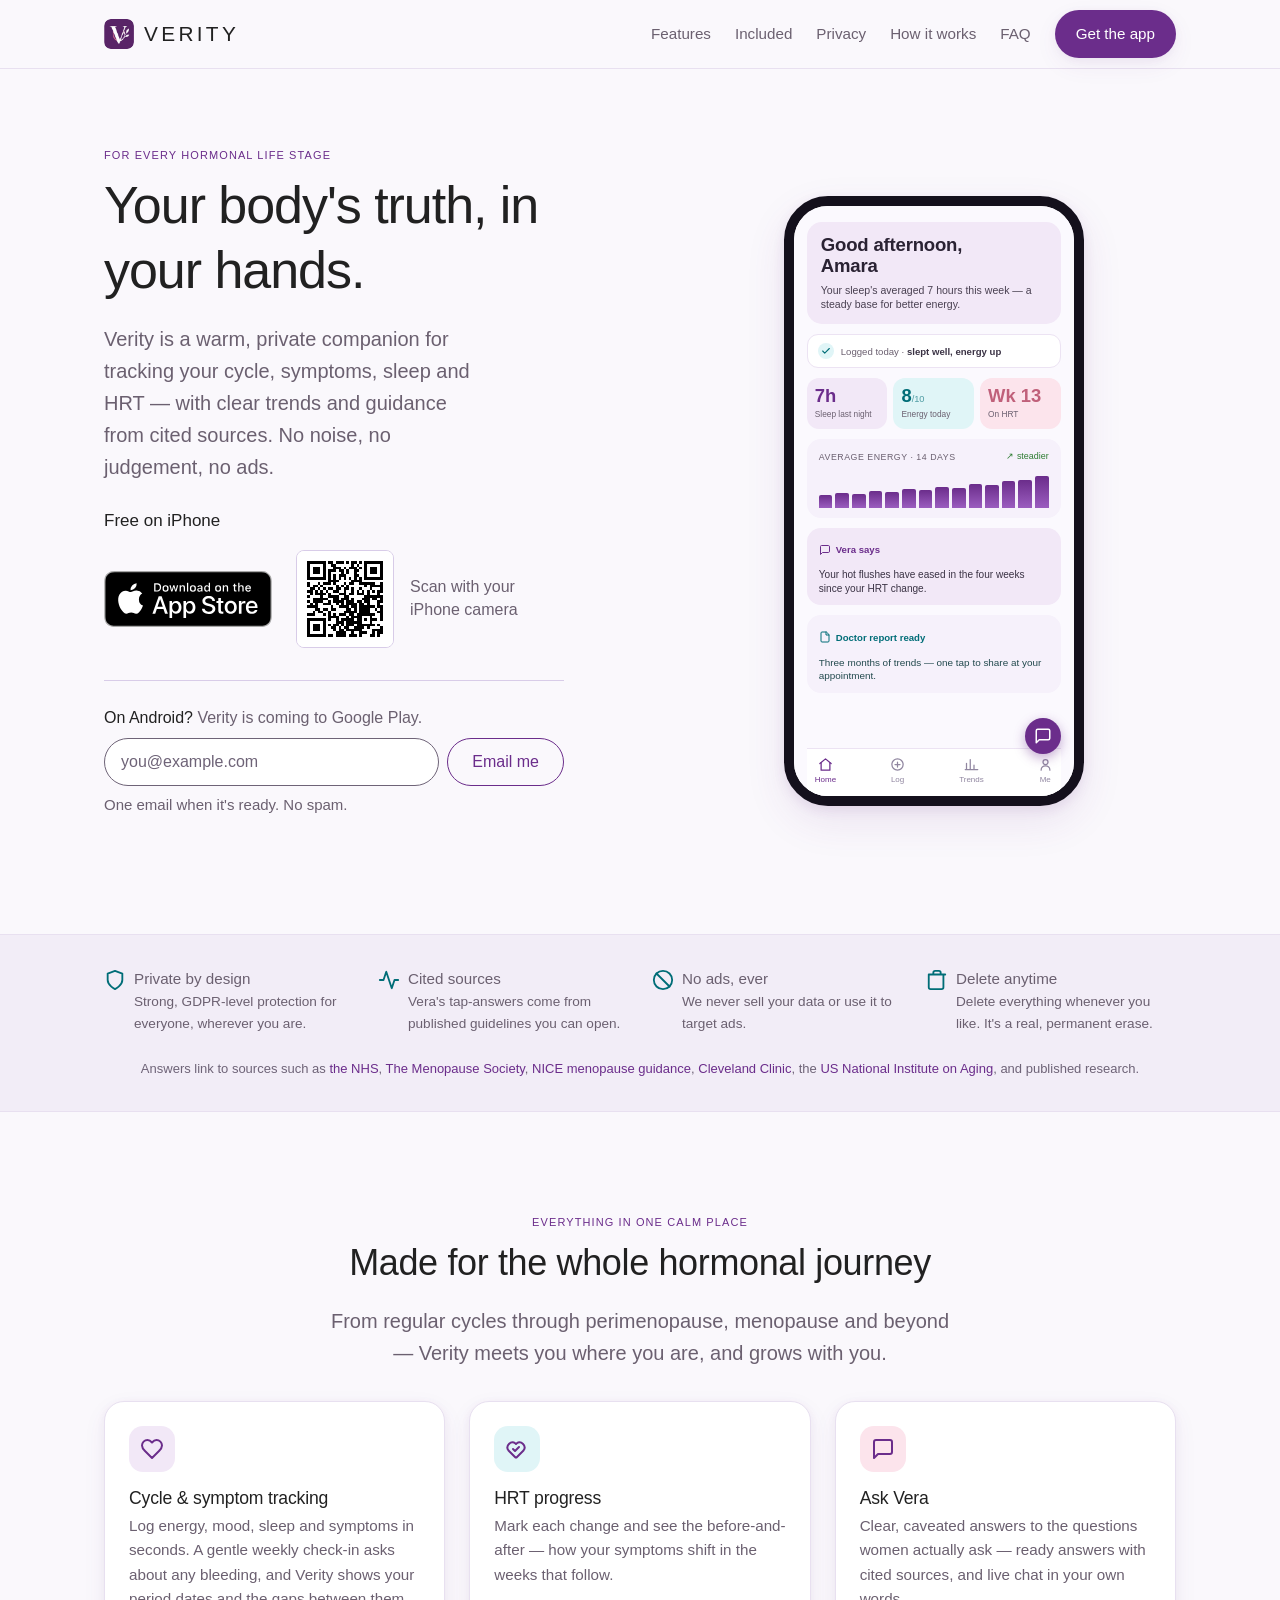
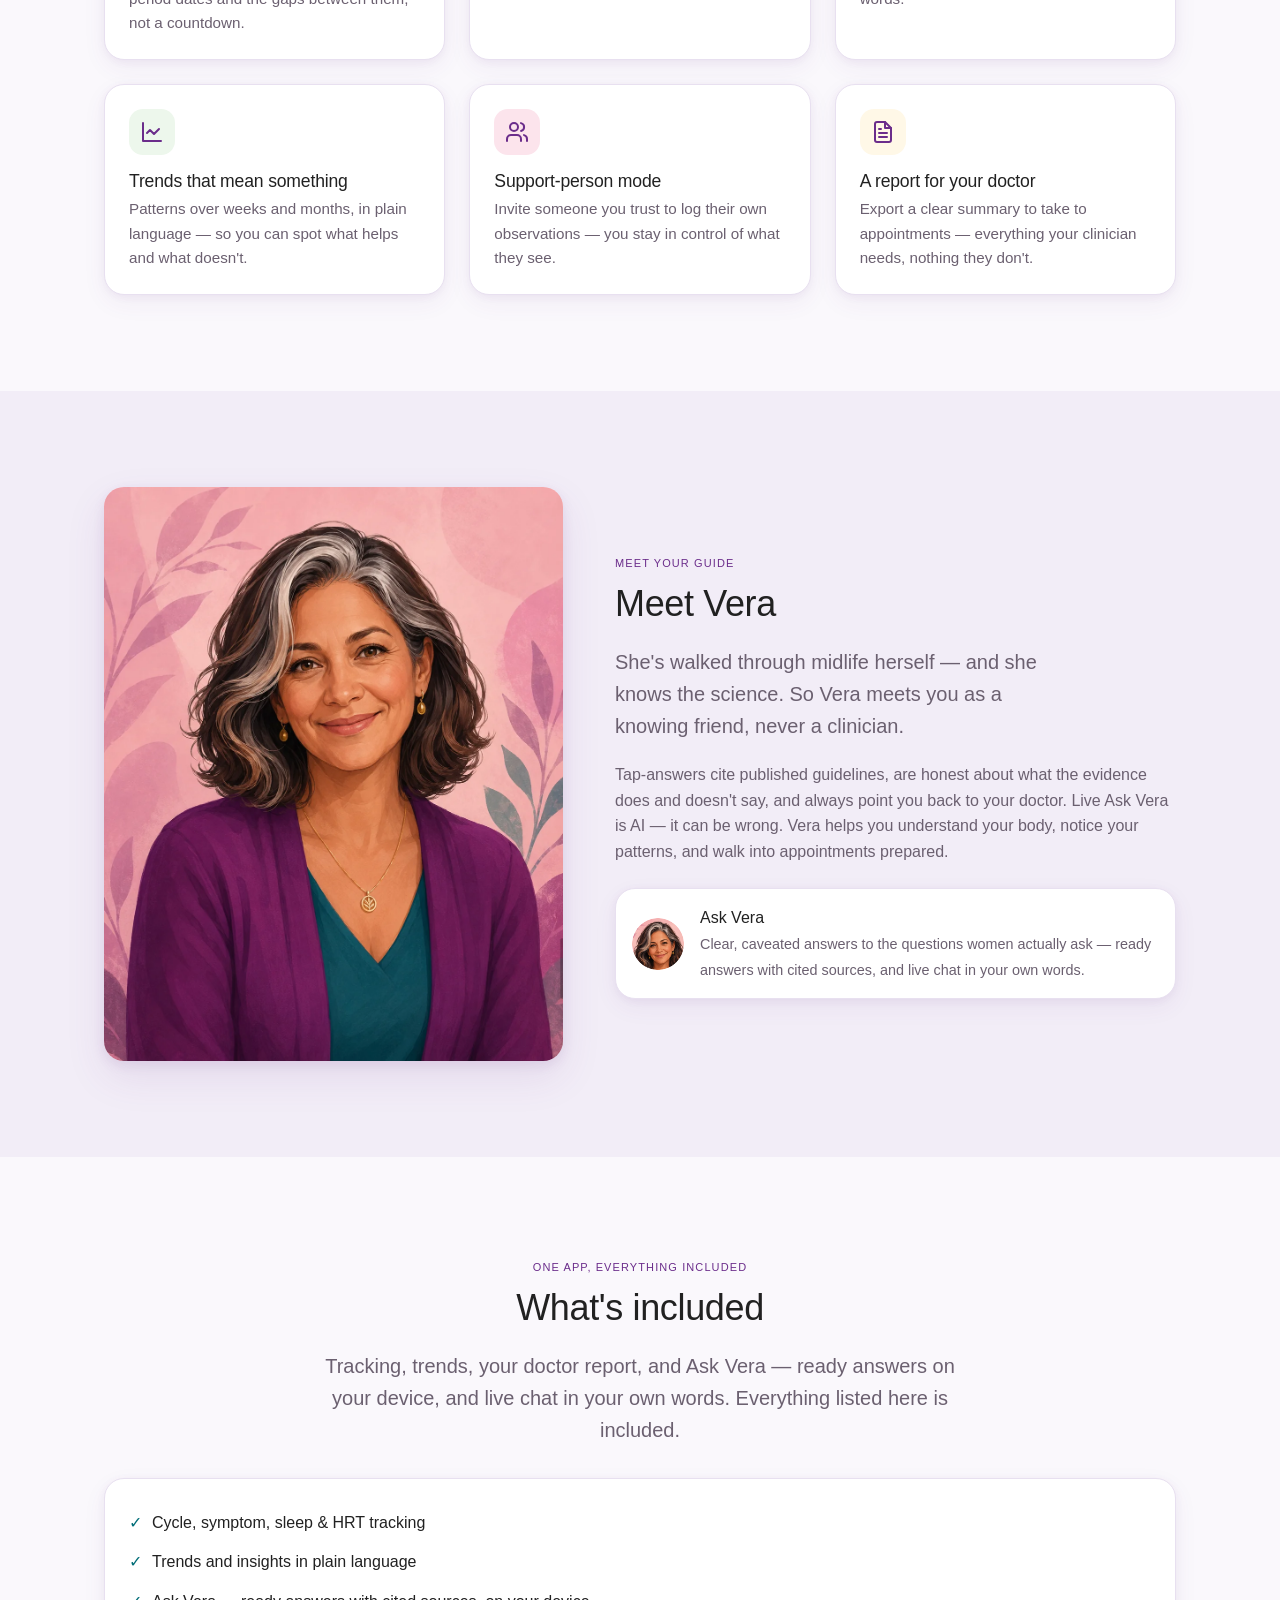
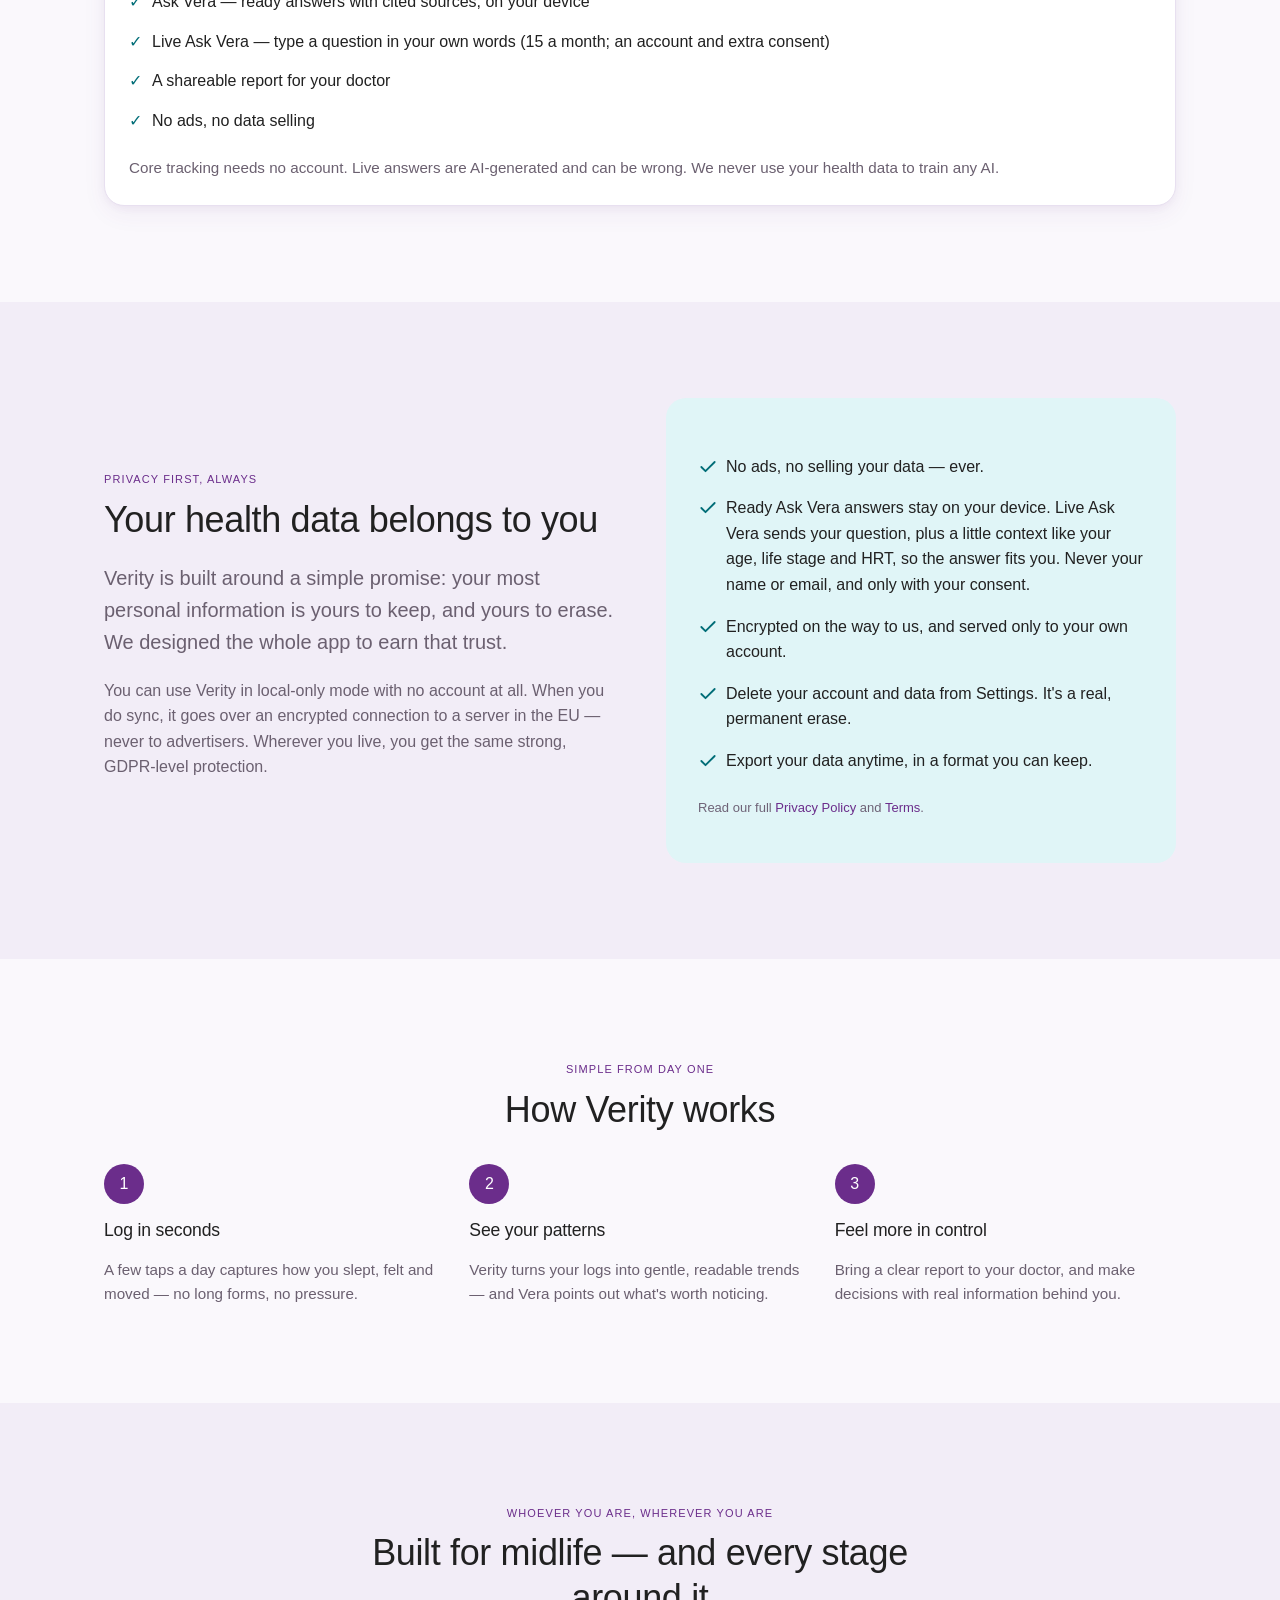
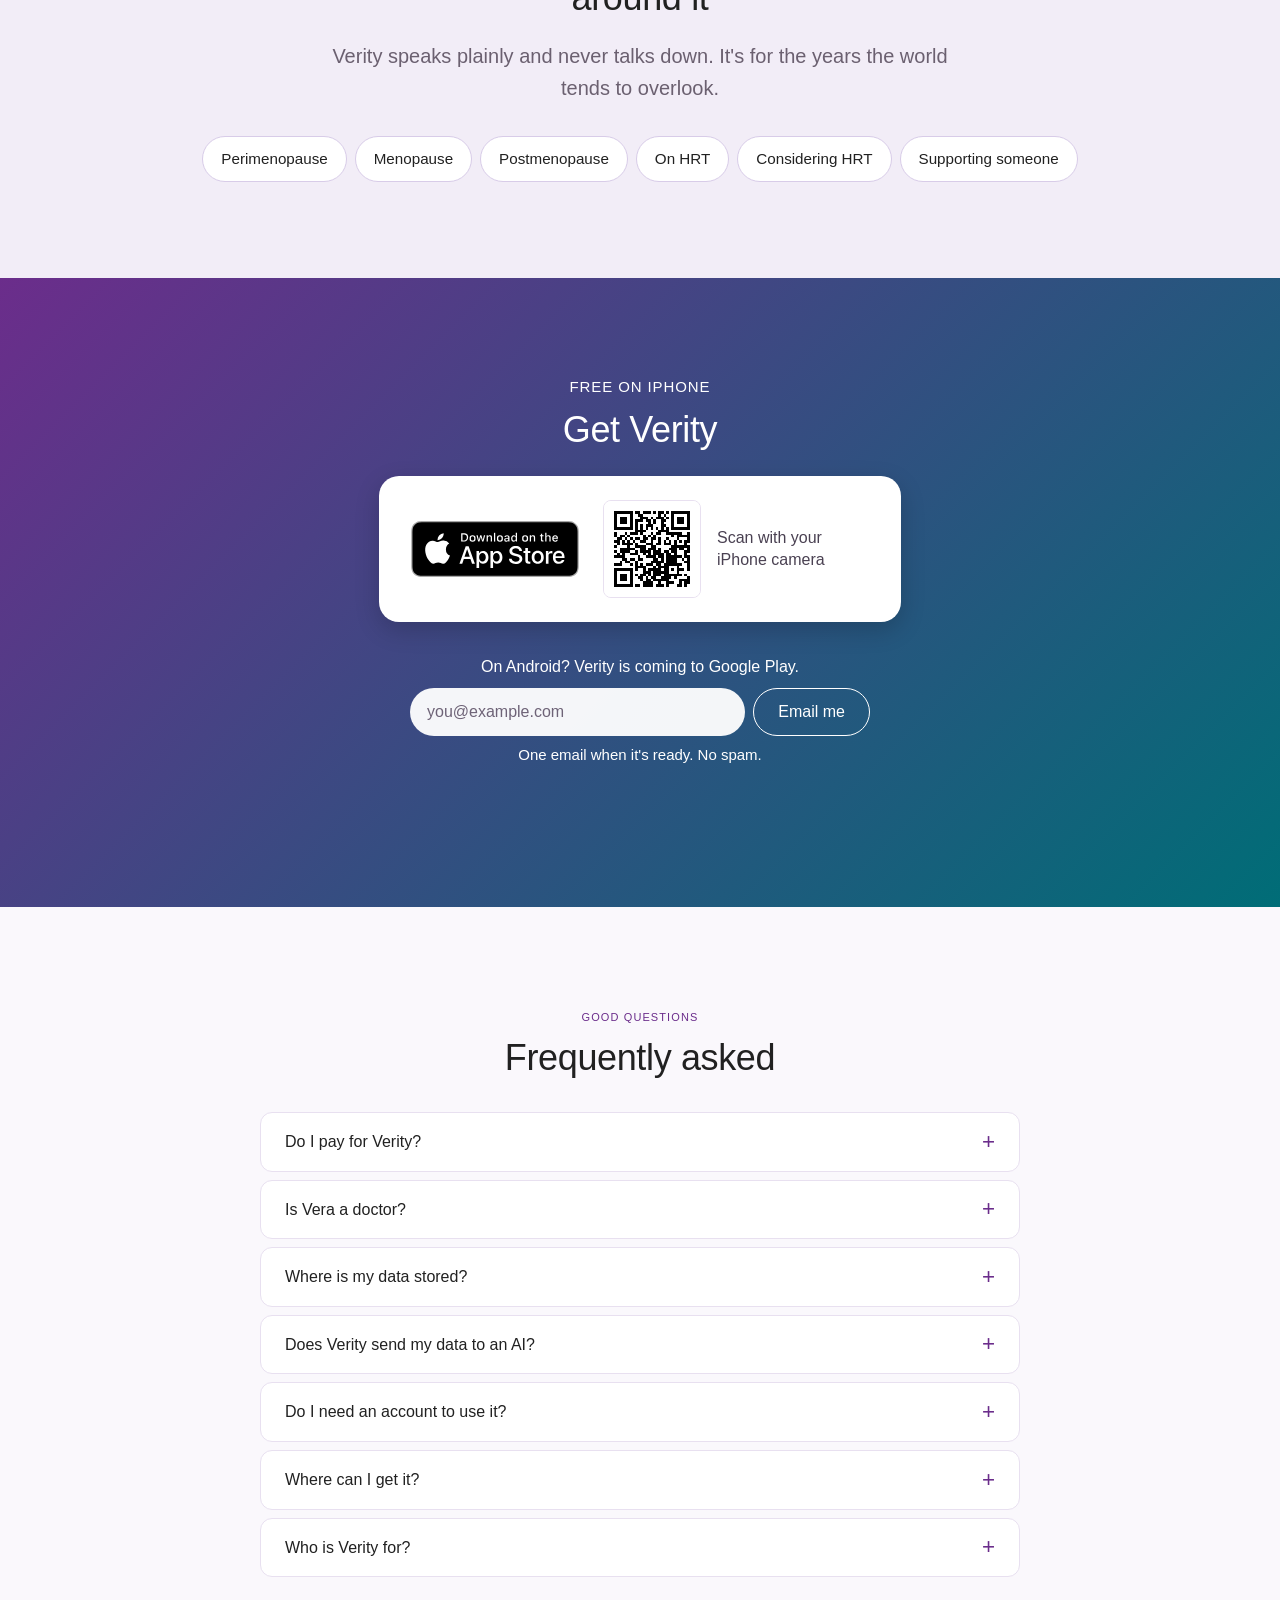
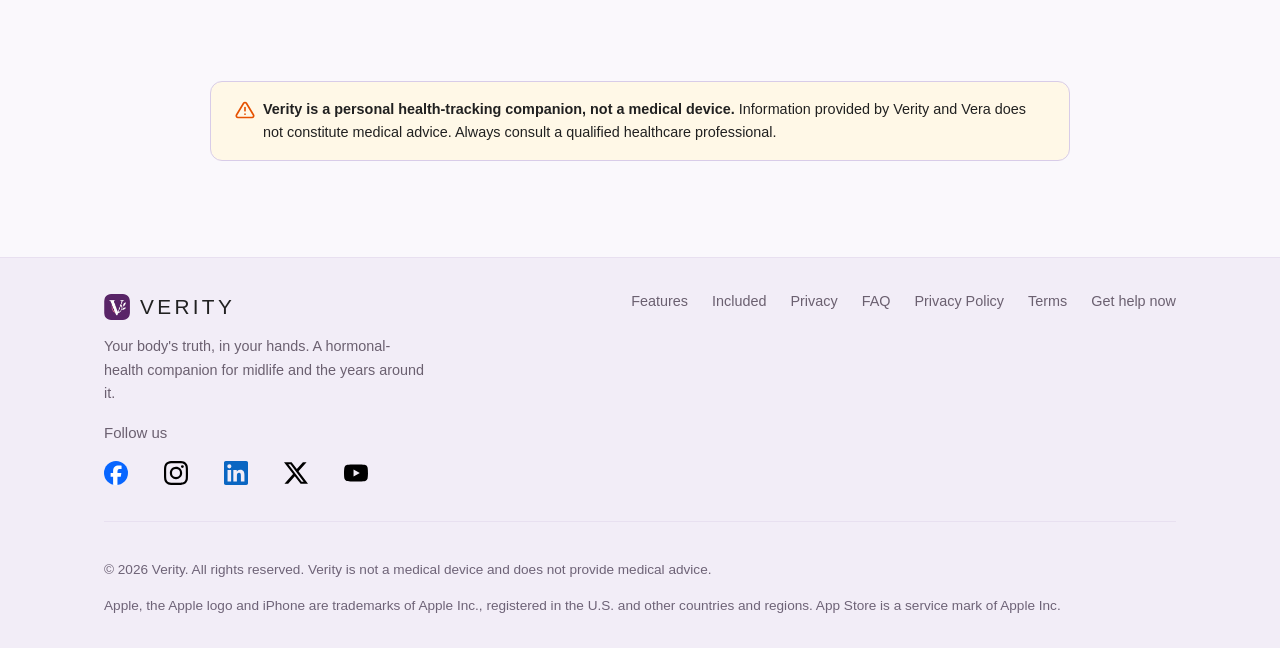
<file: index.html>
<!DOCTYPE html>
<html lang="en">
<head>
  <meta charset="UTF-8" />
  <meta name="viewport" content="width=device-width, initial-scale=1" />
  <meta name="apple-itunes-app" content="app-id=6809762705" />
  <title>Verity — Your body's truth, in your hands</title>
  <meta name="description" content="Verity is a warm, private hormonal-health companion for women in midlife and the years around it — cycle, symptom, sleep and HRT tracking, clear trends, and guidance from cited sources. Now on the App Store." />
  <meta name="theme-color" content="#6B2D8B" />
  <link rel="icon" type="image/png" sizes="96x96" href="/favicon-96.png" />
  <link rel="icon" type="image/png" sizes="32x32" href="/favicon-32.png" />
  <link rel="icon" type="image/png" sizes="16x16" href="/favicon-16.png" />
  <link rel="apple-touch-icon" sizes="180x180" href="/apple-touch-icon.png" />
  <link rel="preconnect" href="https://fonts.googleapis.com" />
  <link rel="stylesheet" href="/styles.css?v=20261127a" />

  <!-- Open Graph / social -->
  <meta property="og:title" content="Verity — Your body's truth, in your hands" />
  <meta property="og:description" content="A warm, private hormonal-health companion for women in midlife and the years around it. Now on the App Store." />
  <meta property="og:type" content="website" />
  <meta property="og:url" content="https://veritywomen.com/" />
  <meta property="og:image" content="https://veritywomen.com/og-image.png" />
  <meta property="og:image:type" content="image/png" />
  <meta property="og:image:width" content="1200" />
  <meta property="og:image:height" content="630" />
  <meta property="og:image:alt" content="Verity — Your body's truth, in your hands." />
  <meta name="twitter:card" content="summary_large_image" />

  <script type="application/ld+json">
  {
    "@context": "https://schema.org",
    "@type": "MobileApplication",
    "name": "Verity",
    "applicationCategory": "HealthApplication",
    "operatingSystem": "iOS",
    "description": "A hormonal-health companion for women in midlife and the years around it: cycle, symptom, sleep and HRT tracking, trends, and guidance from cited sources.",
    "offers": { "@type": "Offer", "price": "0", "priceCurrency": "USD" },
    "sameAs": [
      "https://www.facebook.com/veritywomen",
      "https://www.instagram.com/veritywomen/",
      "https://www.linkedin.com/company/verity-women/",
      "https://x.com/veritywomenapp",
      "https://www.youtube.com/@VerityWomen"
    ]
  }
  </script>
  <!-- Google Analytics (site visits only; Measurement ID G-VDQ16S09LS) -->
  <script async src="https://www.googletagmanager.com/gtag/js?id=G-VDQ16S09LS"></script>
  <script>
    window.dataLayer = window.dataLayer || [];
    function gtag(){dataLayer.push(arguments);}
    gtag('js', new Date());
    (function () {
      try {
        var params = new URLSearchParams(window.location.search);
        if (params.get('internal') === '1') {
          document.cookie = 'verity_ga_internal=1;path=/;max-age=31536000;SameSite=Lax;Secure';
        }
        var isInternal = document.cookie.split(';').some(function (c) {
          return c.trim().indexOf('verity_ga_internal=1') === 0;
        });
        gtag('config', 'G-VDQ16S09LS', isInternal ? { traffic_type: 'internal' } : {});
      } catch (e) {
        gtag('config', 'G-VDQ16S09LS');
      }
    })();
  </script>
</head>
<body>
  <a class="skip-link" href="#main">Skip to content</a>

  <!-- ============ Header ============ -->
  <header class="site-header">
    <div class="wrap nav">
      <a class="brand" href="/" aria-label="Verity home">
        <img class="brand-mark" src="/favicon-96.png" width="30" height="30" alt="" />
        <span class="wordmark">Verity</span>
      </a>
      <nav class="nav-links" id="navLinks" aria-label="Primary">
        <a href="#features">Features</a>
        <a href="#included">Included</a>
        <a href="#privacy">Privacy</a>
        <a href="#how">How it works</a>
        <a href="#faq">FAQ</a>
        <a class="btn btn-primary nav-cta" href="https://apps.apple.com/app/id6809762705">Get the app</a>
      </nav>
      <button class="nav-toggle" id="navToggle" aria-expanded="false" aria-controls="navLinks" aria-label="Open menu">
        <svg width="22" height="22" viewBox="0 0 24 24" fill="none" stroke="currentColor" stroke-width="2" stroke-linecap="round"><line x1="3" y1="6" x2="21" y2="6"/><line x1="3" y1="12" x2="21" y2="12"/><line x1="3" y1="18" x2="21" y2="18"/></svg>
      </button>
    </div>
  </header>

  <main id="main">
    <!-- ============ Hero ============ -->
    <section class="hero">
      <div class="wrap hero-grid">
        <div class="hero-copy">
          <span class="eyebrow">For every hormonal life stage</span>
          <h1>Your body's truth, in your hands.</h1>
          <p class="lede">Verity is a warm, private companion for tracking your cycle, symptoms, sleep and HRT — with clear trends and guidance from cited sources. No noise, no judgement, no ads.</p>

          <div class="get-app">
            <p class="get-label">Free on iPhone</p>
            <div class="get-row">
              <a class="store-badge-apple" href="https://apps.apple.com/app/id6809762705">
                <img src="/assets/app-store-badge.svg" width="168" height="56" alt="Download on the App Store" />
              </a>
              <figure class="qr">
                <span class="qr-tile"><img src="/assets/app-store-qr.svg" width="96" height="96" alt="QR code to open Verity on the App Store. Scan it with your iPhone camera." /></span>
                <figcaption>Scan with your iPhone camera</figcaption>
              </figure>
            </div>
          </div>

          <div class="android">
            <p class="android-line" id="androidTop"><strong>On Android?</strong> Verity is coming to Google Play.</p>
            <form class="waitlist" id="waitlistTop" novalidate aria-labelledby="androidTop">
              <label class="visually-hidden" for="emailTop">Email address</label>
              <div class="waitlist-row">
                <input class="field" type="email" id="emailTop" name="email" inputmode="email" autocomplete="email" placeholder="you@example.com" required aria-describedby="noteTop msgTop" />
                <button class="btn btn-secondary" type="submit">Email me</button>
              </div>
              <p class="form-note" id="noteTop">One email when it's ready. No spam.</p>
              <p class="form-msg" id="msgTop" role="status" aria-live="polite"></p>
            </form>
          </div>
        </div>

        <!-- The app itself: a faithful light-mode Verity home screen -->
        <div class="hero-art">
          <div class="phone" role="img" aria-label="The Verity app home screen: a warm 'Good afternoon, Amara' greeting with a sleep insight; quick stats showing 7 hours sleep, energy 8 out of 10, and week 13 on HRT; a rising 14-day average-energy chart; a note from Vera that hot flushes have eased since her HRT change; and Home, Log, Trends and Me navigation.">
          <div class="pscreen" aria-hidden="true">
            <div class="ps-greetcard">
              <div class="ps-hi">Good afternoon,<br />Amara</div>
              <p class="ps-sub">Your sleep's averaged 7 hours this week — a steady base for better energy.</p>
            </div>
            <div class="ps-logrow">
              <span class="ps-check"><svg viewBox="0 0 24 24" fill="none" stroke="currentColor" stroke-width="2.6" stroke-linecap="round" stroke-linejoin="round"><path d="M20 6 9 17l-5-5"/></svg></span>
              <span class="ps-logtext">Logged today · <b>slept well, energy up</b></span>
            </div>
            <div class="ps-stats">
              <div class="ps-stat ps-lav"><b>7h</b><span>Sleep last night</span></div>
              <div class="ps-stat ps-mint"><b>8<i>/10</i></b><span>Energy today</span></div>
              <div class="ps-stat ps-blush"><b>Wk 13</b><span>On HRT</span></div>
            </div>
            <div class="ps-card ps-trend">
              <div class="ps-trend-top">
                <span class="ps-eyebrow">Average energy · 14 days</span>
                <span class="ps-trend-up">↗ steadier</span>
              </div>
              <div class="ps-spark">
                <span style="height:34%"></span><span style="height:40%"></span><span style="height:37%"></span><span style="height:46%"></span><span style="height:43%"></span><span style="height:52%"></span><span style="height:49%"></span><span style="height:58%"></span><span style="height:55%"></span><span style="height:66%"></span><span style="height:62%"></span><span style="height:73%"></span><span style="height:78%"></span><span style="height:88%"></span>
              </div>
            </div>
            <div class="ps-card ps-vera">
              <span class="ps-vera-h"><svg viewBox="0 0 24 24" fill="none" stroke="currentColor" stroke-width="2" stroke-linecap="round" stroke-linejoin="round"><path d="M21 15a2 2 0 0 1-2 2H7l-4 4V5a2 2 0 0 1 2-2h14a2 2 0 0 1 2 2z"/></svg> Vera says</span>
              <p>Your hot flushes have eased in the four weeks since your HRT change.</p>
            </div>
            <div class="ps-card ps-report">
              <span class="ps-report-h"><svg viewBox="0 0 24 24" fill="none" stroke="currentColor" stroke-width="2" stroke-linecap="round" stroke-linejoin="round"><path d="M14 2H6a2 2 0 0 0-2 2v16a2 2 0 0 0 2 2h12a2 2 0 0 0 2-2V8z"/><path d="M14 2v6h6"/></svg> Doctor report ready</span>
              <p>Three months of trends — one tap to share at your appointment.</p>
            </div>
            <nav class="ps-nav">
              <span class="on"><svg viewBox="0 0 24 24" fill="none" stroke="currentColor" stroke-width="2" stroke-linecap="round" stroke-linejoin="round"><path d="M3 10.5 12 3l9 7.5"/><path d="M5 9.5V21h14V9.5"/></svg>Home</span>
              <span><svg viewBox="0 0 24 24" fill="none" stroke="currentColor" stroke-width="2" stroke-linecap="round" stroke-linejoin="round"><circle cx="12" cy="12" r="9"/><path d="M12 8v8M8 12h8"/></svg>Log</span>
              <span><svg viewBox="0 0 24 24" fill="none" stroke="currentColor" stroke-width="2" stroke-linecap="round" stroke-linejoin="round"><path d="M4 20V10M10 20V4M16 20v-7M22 20H2"/></svg>Trends</span>
              <span><svg viewBox="0 0 24 24" fill="none" stroke="currentColor" stroke-width="2" stroke-linecap="round" stroke-linejoin="round"><circle cx="12" cy="8" r="4"/><path d="M5 21a7 7 0 0 1 14 0"/></svg>Me</span>
            </nav>
          </div>
          <div class="ps-fab" aria-hidden="true"><svg viewBox="0 0 24 24" fill="none" stroke="currentColor" stroke-width="2" stroke-linecap="round" stroke-linejoin="round"><path d="M21 15a2 2 0 0 1-2 2H7l-4 4V5a2 2 0 0 1 2-2h14a2 2 0 0 1 2 2z"/></svg></div>
          </div>
        </div>
      </div>
    </section>

    <!-- ============ Trust bar ============ -->
    <section class="trustbar" aria-label="Why you can trust Verity" style="padding:0;">
      <div class="wrap">
        <ul class="trust-grid" style="list-style:none;margin:0;padding:0;">
          <li class="trust-item">
            <svg width="22" height="22" viewBox="0 0 24 24" fill="none" stroke="currentColor" stroke-width="2" stroke-linecap="round" stroke-linejoin="round" aria-hidden="true"><path d="M12 22s8-4 8-10V5l-8-3-8 3v7c0 6 8 10 8 10z"/></svg>
            <span><strong>Private by design</strong>Strong, GDPR-level protection for everyone, wherever you are.</span>
          </li>
          <li class="trust-item">
            <svg width="22" height="22" viewBox="0 0 24 24" fill="none" stroke="currentColor" stroke-width="2" stroke-linecap="round" stroke-linejoin="round" aria-hidden="true"><path d="M22 12h-4l-3 9L9 3l-3 9H2"/></svg>
            <span><strong>Cited sources</strong>Vera's tap-answers come from published guidelines you can open.</span>
          </li>
          <li class="trust-item">
            <svg width="22" height="22" viewBox="0 0 24 24" fill="none" stroke="currentColor" stroke-width="2" stroke-linecap="round" stroke-linejoin="round" aria-hidden="true"><circle cx="12" cy="12" r="10"/><line x1="4.9" y1="4.9" x2="19.1" y2="19.1"/></svg>
            <span><strong>No ads, ever</strong>We never sell your data or use it to target ads.</span>
          </li>
          <li class="trust-item">
            <svg width="22" height="22" viewBox="0 0 24 24" fill="none" stroke="currentColor" stroke-width="2" stroke-linecap="round" stroke-linejoin="round" aria-hidden="true"><path d="M3 6h18M8 6V4a2 2 0 0 1 2-2h4a2 2 0 0 1 2 2v2m3 0v14a2 2 0 0 1-2 2H5a2 2 0 0 1-2-2V6"/></svg>
            <span><strong>Delete anytime</strong>Delete everything whenever you like. It's a real, permanent erase.</span>
          </li>
        </ul>
        <p class="tiny" style="margin:var(--s-lg) 0 0;text-align:center;">Answers link to sources such as <a href="https://www.nhs.uk/conditions/menopause-and-perimenopause/" target="_blank" rel="noopener noreferrer">the NHS</a>, <a href="https://menopause.org/patient-education/menopause-topics/perimenopause" target="_blank" rel="noopener noreferrer">The Menopause Society</a>, <a href="https://www.nice.org.uk/guidance/ng23" target="_blank" rel="noopener noreferrer">NICE menopause guidance</a>, <a href="https://my.clevelandclinic.org/health/diseases/21608-perimenopause" target="_blank" rel="noopener noreferrer">Cleveland Clinic</a>, the <a href="https://www.nia.nih.gov/health/menopause/what-menopause" target="_blank" rel="noopener noreferrer">US National Institute on Aging</a>, and published research.</p>
      </div>
    </section>

    <!-- ============ Features ============ -->
    <section id="features">
      <div class="wrap">
        <div class="section-head">
          <span class="eyebrow">Everything in one calm place</span>
          <h2>Made for the whole hormonal journey</h2>
          <p class="lede">From regular cycles through perimenopause, menopause and beyond — Verity meets you where you are, and grows with you.</p>
        </div>
        <div class="cards">
          <article class="card">
            <div class="ico ico-lav" aria-hidden="true"><svg width="24" height="24" viewBox="0 0 24 24" fill="none" stroke="currentColor" stroke-width="2" stroke-linecap="round" stroke-linejoin="round"><path d="M19 14c1.5-1.5 3-3.2 3-5.5A5.5 5.5 0 0 0 16.5 3c-1.7 0-3 .8-4.5 2.5C10.5 3.8 9.2 3 7.5 3A5.5 5.5 0 0 0 2 8.5c0 2.3 1.5 4 3 5.5l7 7Z"/></svg></div>
            <h3>Cycle &amp; symptom tracking</h3>
            <p>Log energy, mood, sleep and symptoms in seconds. A gentle weekly check-in asks about any bleeding, and Verity shows your period dates and the gaps between them, not a countdown.</p>
          </article>
          <article class="card">
            <div class="ico ico-mint" aria-hidden="true"><svg width="24" height="24" viewBox="0 0 24 24" fill="none" stroke="currentColor" stroke-width="2" stroke-linecap="round" stroke-linejoin="round"><path d="M10.5 20.5 3.5 13.5a5 5 0 0 1 7-7l.5.5.5-.5a5 5 0 0 1 7 7l-7 7a1 1 0 0 1-1 0Z"/><path d="m8 12 2 2 4-4"/></svg></div>
            <h3>HRT progress</h3>
            <p>Mark each change and see the before-and-after — how your symptoms shift in the weeks that follow.</p>
          </article>
          <article class="card">
            <div class="ico ico-blush" aria-hidden="true"><svg width="24" height="24" viewBox="0 0 24 24" fill="none" stroke="currentColor" stroke-width="2" stroke-linecap="round" stroke-linejoin="round"><path d="M21 15a2 2 0 0 1-2 2H7l-4 4V5a2 2 0 0 1 2-2h14a2 2 0 0 1 2 2z"/></svg></div>
            <h3>Ask Vera</h3>
            <p>Clear, caveated answers to the questions women actually ask — ready answers with cited sources, and live chat in your own words.</p>
          </article>
          <article class="card">
            <div class="ico ico-sage" aria-hidden="true"><svg width="24" height="24" viewBox="0 0 24 24" fill="none" stroke="currentColor" stroke-width="2" stroke-linecap="round" stroke-linejoin="round"><path d="M3 3v18h18"/><path d="m19 9-5 5-4-4-3 3"/></svg></div>
            <h3>Trends that mean something</h3>
            <p>Patterns over weeks and months, in plain language — so you can spot what helps and what doesn't.</p>
          </article>
          <article class="card">
            <div class="ico ico-blush" aria-hidden="true"><svg width="24" height="24" viewBox="0 0 24 24" fill="none" stroke="currentColor" stroke-width="2" stroke-linecap="round" stroke-linejoin="round"><path d="M16 21v-2a4 4 0 0 0-4-4H6a4 4 0 0 0-4 4v2"/><circle cx="9" cy="7" r="4"/><path d="M22 21v-2a4 4 0 0 0-3-3.9M16 3.1a4 4 0 0 1 0 7.8"/></svg></div>
            <h3>Support-person mode</h3>
            <p>Invite someone you trust to log their own observations — you stay in control of what they see.</p>
          </article>
          <article class="card">
            <div class="ico ico-cream" aria-hidden="true"><svg width="24" height="24" viewBox="0 0 24 24" fill="none" stroke="currentColor" stroke-width="2" stroke-linecap="round" stroke-linejoin="round"><path d="M14 2H6a2 2 0 0 0-2 2v16a2 2 0 0 0 2 2h12a2 2 0 0 0 2-2V8z"/><path d="M14 2v6h6M16 13H8M16 17H8M10 9H8"/></svg></div>
            <h3>A report for your doctor</h3>
            <p>Export a clear summary to take to appointments — everything your clinician needs, nothing they don't.</p>
          </article>
        </div>
      </div>
    </section>

    <!-- ============ Meet Vera ============ -->
    <section id="meet-vera" class="meet" style="background:var(--surface);">
      <div class="wrap meet-grid">
        <div class="meet-media">
          <img src="/assets/vera-meet.webp" width="1600" height="1066" loading="lazy"
               alt="Vera, Verity's guide — a warm woman in her fifties with a silver-streaked bob, in a plum cardigan over a teal V-neck, smiling gently." />
        </div>
        <div class="meet-copy">
          <span class="eyebrow">Meet your guide</span>
          <h2>Meet Vera</h2>
          <p class="lede">She's walked through midlife herself — and she knows the science. So Vera meets you as a knowing friend, never a clinician.</p>
          <p class="muted">Tap-answers cite published guidelines, are honest about what the evidence does and doesn't say, and always point you back to your doctor. Live Ask Vera is AI — it can be wrong. Vera helps you understand your body, notice your patterns, and walk into appointments prepared.</p>
          <div class="ask-vera-chip">
            <img class="avatar" src="/assets/vera-avatar.webp" width="52" height="52" alt="" />
            <div>
              <strong>Ask Vera</strong>
              <span>Clear, caveated answers to the questions women actually ask — ready answers with cited sources, and live chat in your own words.</span>
            </div>
          </div>
        </div>
      </div>
    </section>

    <!-- ============ What's included ============ -->
    <section id="included">
      <div class="wrap">
        <div class="section-head">
          <span class="eyebrow">One app, everything included</span>
          <h2>What's included</h2>
          <p class="lede">Tracking, trends, your doctor report, and Ask Vera — ready answers on your device, and live chat in your own words. Everything listed here is included.</p>
        </div>
        <article class="card">
          <ul style="list-style:none;margin:0;padding:0;">
            <li style="display:flex;gap:10px;padding:7px 0;"><span aria-hidden="true" style="color:var(--teal);font-weight:500;">✓</span> Cycle, symptom, sleep &amp; HRT tracking</li>
            <li style="display:flex;gap:10px;padding:7px 0;"><span aria-hidden="true" style="color:var(--teal);font-weight:500;">✓</span> Trends and insights in plain language</li>
            <li style="display:flex;gap:10px;padding:7px 0;"><span aria-hidden="true" style="color:var(--teal);font-weight:500;">✓</span> Ask Vera — ready answers with cited sources, on your device</li>
            <li style="display:flex;gap:10px;padding:7px 0;"><span aria-hidden="true" style="color:var(--teal);font-weight:500;">✓</span> Live Ask Vera — type a question in your own words (15 a month; an account and extra consent)</li>
            <li style="display:flex;gap:10px;padding:7px 0;"><span aria-hidden="true" style="color:var(--teal);font-weight:500;">✓</span> A shareable report for your doctor</li>
            <li style="display:flex;gap:10px;padding:7px 0;"><span aria-hidden="true" style="color:var(--teal);font-weight:500;">✓</span> No ads, no data selling</li>
          </ul>
          <p class="tiny" style="margin-top:var(--s-md);">Core tracking needs no account. Live answers are AI-generated and can be wrong. We never use your health data to train any AI.</p>
        </article>
      </div>
    </section>

    <!-- ============ Privacy split ============ -->
    <section id="privacy" style="background:var(--surface);">
      <div class="wrap split">
        <div>
          <span class="eyebrow">Privacy first, always</span>
          <h2>Your health data belongs to you</h2>
          <p class="lede">Verity is built around a simple promise: your most personal information is yours to keep, and yours to erase. We designed the whole app to earn that trust.</p>
          <p class="muted">You can use Verity in local-only mode with no account at all. When you do sync, it goes over an encrypted connection to a server in the EU — never to advertisers. Wherever you live, you get the same strong, GDPR-level protection.</p>
        </div>
        <div class="panel">
          <ul>
            <li><svg width="20" height="20" viewBox="0 0 24 24" fill="none" stroke="currentColor" stroke-width="2.2" stroke-linecap="round" stroke-linejoin="round" aria-hidden="true"><path d="M20 6 9 17l-5-5"/></svg> No ads, no selling your data — ever.</li>
            <li><svg width="20" height="20" viewBox="0 0 24 24" fill="none" stroke="currentColor" stroke-width="2.2" stroke-linecap="round" stroke-linejoin="round" aria-hidden="true"><path d="M20 6 9 17l-5-5"/></svg> Ready Ask Vera answers stay on your device. Live Ask Vera sends your question, plus a little context like your age, life stage and HRT, so the answer fits you. Never your name or email, and only with your consent.</li>
            <li><svg width="20" height="20" viewBox="0 0 24 24" fill="none" stroke="currentColor" stroke-width="2.2" stroke-linecap="round" stroke-linejoin="round" aria-hidden="true"><path d="M20 6 9 17l-5-5"/></svg> Encrypted on the way to us, and served only to your own account.</li>
            <li><svg width="20" height="20" viewBox="0 0 24 24" fill="none" stroke="currentColor" stroke-width="2.2" stroke-linecap="round" stroke-linejoin="round" aria-hidden="true"><path d="M20 6 9 17l-5-5"/></svg> Delete your account and data from Settings. It's a real, permanent erase.</li>
            <li><svg width="20" height="20" viewBox="0 0 24 24" fill="none" stroke="currentColor" stroke-width="2.2" stroke-linecap="round" stroke-linejoin="round" aria-hidden="true"><path d="M20 6 9 17l-5-5"/></svg> Export your data anytime, in a format you can keep.</li>
          </ul>
          <p class="tiny" style="margin-top:var(--s-md);">Read our full <a href="/privacy/">Privacy Policy</a> and <a href="/terms/">Terms</a>.</p>
        </div>
      </div>
    </section>

    <!-- ============ How it works ============ -->
    <section id="how">
      <div class="wrap">
        <div class="section-head">
          <span class="eyebrow">Simple from day one</span>
          <h2>How Verity works</h2>
        </div>
        <div class="steps">
          <div class="step">
            <div class="num" aria-hidden="true">1</div>
            <h3>Log in seconds</h3>
            <p>A few taps a day captures how you slept, felt and moved — no long forms, no pressure.</p>
          </div>
          <div class="step">
            <div class="num" aria-hidden="true">2</div>
            <h3>See your patterns</h3>
            <p>Verity turns your logs into gentle, readable trends — and Vera points out what's worth noticing.</p>
          </div>
          <div class="step">
            <div class="num" aria-hidden="true">3</div>
            <h3>Feel more in control</h3>
            <p>Bring a clear report to your doctor, and make decisions with real information behind you.</p>
          </div>
        </div>
      </div>
    </section>

    <!-- ============ Audience ============ -->
    <section style="background:var(--surface);">
      <div class="wrap">
        <div class="section-head">
          <span class="eyebrow">Whoever you are, wherever you are</span>
          <h2>Built for midlife — and every stage around it</h2>
          <p class="lede">Verity speaks plainly and never talks down. It's for the years the world tends to overlook.</p>
        </div>
        <div class="stages" role="list">
          <span class="stage-pill" role="listitem">Perimenopause</span>
          <span class="stage-pill" role="listitem">Menopause</span>
          <span class="stage-pill" role="listitem">Postmenopause</span>
          <span class="stage-pill" role="listitem">On HRT</span>
          <span class="stage-pill" role="listitem">Considering HRT</span>
          <span class="stage-pill" role="listitem">Supporting someone</span>
        </div>
      </div>
    </section>

    <!-- ============ CTA band: get the app ============ -->
    <section class="cta-band" id="waitlist">
      <div class="wrap">
        <span class="eyebrow band-eyebrow">Free on iPhone</span>
        <h2>Get Verity</h2>
        <div class="band-get">
          <a class="store-badge-apple" href="https://apps.apple.com/app/id6809762705">
            <img src="/assets/app-store-badge.svg" width="168" height="56" alt="Download on the App Store" />
          </a>
          <figure class="qr">
            <span class="qr-tile"><img src="/assets/app-store-qr.svg" width="96" height="96" alt="QR code to open Verity on the App Store. Scan it with your iPhone camera." /></span>
            <figcaption>Scan with your iPhone camera</figcaption>
          </figure>
        </div>
        <p class="android-line band-android" id="androidBottom"><strong>On Android?</strong> Verity is coming to Google Play.</p>
        <form class="waitlist" id="waitlistBottom" novalidate aria-labelledby="androidBottom">
          <label class="visually-hidden" for="emailBottom">Email address</label>
          <div class="waitlist-row">
            <input class="field" type="email" id="emailBottom" name="email" inputmode="email" autocomplete="email" placeholder="you@example.com" required aria-describedby="noteBottom msgBottom" />
            <button class="btn btn-secondary" type="submit">Email me</button>
          </div>
          <p class="form-note" id="noteBottom">One email when it's ready. No spam.</p>
          <p class="form-msg" id="msgBottom" role="status" aria-live="polite"></p>
        </form>
      </div>
    </section>

    <!-- ============ FAQ ============ -->
    <section id="faq">
      <div class="wrap">
        <div class="section-head">
          <span class="eyebrow">Good questions</span>
          <h2>Frequently asked</h2>
        </div>
        <div class="faq">
          <details>
            <summary>Do I pay for Verity?</summary>
            <div><p>No. Tracking, trends, your doctor report, ready Ask Vera answers, and live Ask Vera (15 questions a month) are included. Everything listed here is included.</p></div>
          </details>
          <details>
            <summary>Is Vera a doctor?</summary>
            <div><p>No. Vera is a companion that shares general information from cited sources — not medical advice, diagnosis or treatment. Live Ask Vera is AI and can be wrong. Always consult a qualified healthcare professional for medical decisions.</p></div>
          </details>
          <details>
            <summary>Where is my data stored?</summary>
            <div><p>On your device by default — you can use Verity with no account at all. If you sync, it travels over an encrypted connection to a server in the EU, where it is stored and served only to your account. Wherever you live, you get the same strong, GDPR-level protection. We never sell your data or share it with advertisers.</p></div>
          </details>
          <details>
            <summary>Does Verity send my data to an AI?</summary>
            <div><p>Only if you use live Ask Vera. Ready Ask Vera answers come from a cited library right on your device — no AI, nothing sent. Live Ask Vera sends your question and a little context (age, life stage, HRT, recent symptoms, how you've been eating) to an AI provider, with your consent. Never your name or email. Live answers are AI-generated and can be wrong. We never use your health data to train any AI.</p></div>
          </details>
          <details>
            <summary>Do I need an account to use it?</summary>
            <div><p>No. Verity works offline in local-only mode. An account is optional and only needed if you want to sync across devices or back up your data.</p></div>
          </details>
          <details>
            <summary>Where can I get it?</summary>
            <div><p>On iPhone, Verity is on the App Store now: <a href="https://apps.apple.com/app/id6809762705">download Verity</a>. The Android app is coming to Google Play. Leave your email and we'll tell you when it's ready.</p></div>
          </details>
          <details>
            <summary>Who is Verity for?</summary>
            <div><p>Women worldwide, aged 18 and over, at any hormonal life stage — with a special focus on perimenopause, menopause and postmenopause, including women on or considering HRT, and the people who support them.</p></div>
          </details>
        </div>
      </div>
    </section>

    <!-- ============ Disclaimer ============ -->
    <section style="padding-top:0;">
      <div class="wrap">
        <p class="disclaimer">
          <svg width="20" height="20" viewBox="0 0 24 24" fill="none" stroke="currentColor" stroke-width="2" stroke-linecap="round" stroke-linejoin="round" aria-hidden="true"><path d="M10.3 3.9 1.8 18a2 2 0 0 0 1.7 3h17a2 2 0 0 0 1.7-3L13.7 3.9a2 2 0 0 0-3.4 0z"/><line x1="12" y1="9" x2="12" y2="13"/><line x1="12" y1="17" x2="12.01" y2="17"/></svg>
          <span><strong>Verity is a personal health-tracking companion, not a medical device.</strong> Information provided by Verity and Vera does not constitute medical advice. Always consult a qualified healthcare professional.</span>
        </p>
      </div>
    </section>
  </main>

  <!-- ============ Footer ============ -->
  <footer class="site-footer">
    <div class="wrap">
      <div class="footer-grid">
        <div class="footer-brand">
          <a class="brand" href="/" aria-label="Verity home">
            <img class="brand-mark" src="/favicon-96.png" width="26" height="26" alt="" />
            <span class="wordmark">Verity</span>
          </a>
          <p>Your body's truth, in your hands. A hormonal-health companion for midlife and the years around it.</p>
          <div class="footer-social">
            <p class="footer-social-label">Follow us</p>
            <ul class="social-icons">
              <li><a class="social-icon social-icon--facebook" data-social="facebook" href="https://www.facebook.com/veritywomen" target="_blank" rel="noopener noreferrer" aria-label="Verity on Facebook"><svg width="24" height="24" viewBox="0 0 24 24" aria-hidden="true" focusable="false"><circle cx="12" cy="12" r="12" fill="#0866FF"/><path fill="#FFFFFF" d="M9.101 23.691v-7.98H6.627v-3.667h2.474v-1.58c0-4.085 1.848-5.978 5.858-5.978.401 0 .955.042 1.468.103a8.68 8.68 0 0 1 1.141.195v3.325a8.623 8.623 0 0 0-.653-.036 26.805 26.805 0 0 0-.733-.009c-.707 0-1.259.096-1.675.309a1.686 1.686 0 0 0-.679.622c-.258.42-.374.995-.374 1.752v1.297h3.919l-.386 2.103-.287 1.564h-3.246v8.245A12 12 0 0 1 9.101 23.691Z"/></svg></a></li>
              <li><a class="social-icon social-icon--instagram" data-social="instagram" href="https://www.instagram.com/veritywomen/" target="_blank" rel="noopener noreferrer" aria-label="Verity on Instagram"><svg width="24" height="24" viewBox="0 0 24 24" fill="currentColor" aria-hidden="true" focusable="false"><path d="M7.0301.084c-1.2768.0602-2.1487.264-2.911.5634-.7888.3075-1.4575.72-2.1228 1.3877-.6652.6677-1.075 1.3368-1.3802 2.127-.2954.7638-.4956 1.6365-.552 2.914-.0564 1.2775-.0689 1.6882-.0626 4.947.0062 3.2586.0206 3.6671.0825 4.9473.061 1.2765.264 2.1482.5635 2.9107.308.7889.72 1.4573 1.388 2.1228.6679.6655 1.3365 1.0743 2.1285 1.38.7632.295 1.6361.4961 2.9134.552 1.2773.056 1.6884.069 4.9462.0627 3.2578-.0062 3.668-.0207 4.9478-.0814 1.28-.0607 2.147-.2652 2.9098-.5633.7889-.3086 1.4578-.72 2.1228-1.3881.665-.6682 1.0745-1.3378 1.3795-2.1284.2957-.7632.4966-1.636.552-2.9124.056-1.2809.0692-1.6898.063-4.948-.0063-3.2583-.021-3.6668-.0817-4.9465-.0607-1.2797-.264-2.1487-.5633-2.9117-.3084-.7889-.72-1.4568-1.3876-2.1228C21.2982 1.33 20.628.9208 19.8378.6165 19.074.321 18.2017.1197 16.9244.0645 15.6471.0093 15.236-.005 11.977.0014 8.718.0076 8.31.0215 7.0301.0839m.1402 21.6932c-1.17-.0509-1.8053-.2453-2.2287-.408-.5606-.216-.96-.4771-1.3819-.895-.422-.4178-.6811-.8186-.9-1.378-.1644-.4234-.3624-1.058-.4171-2.228-.0595-1.2645-.072-1.6442-.079-4.848-.007-3.2037.0053-3.583.0607-4.848.05-1.169.2456-1.805.408-2.2282.216-.5613.4762-.96.895-1.3816.4188-.4217.8184-.6814 1.3783-.9003.423-.1651 1.0575-.3614 2.227-.4171 1.2655-.06 1.6447-.072 4.848-.079 3.2033-.007 3.5835.005 4.8495.0608 1.169.0508 1.8053.2445 2.228.408.5608.216.96.4754 1.3816.895.4217.4194.6816.8176.9005 1.3787.1653.4217.3617 1.056.4169 2.2263.0602 1.2655.0739 1.645.0796 4.848.0058 3.203-.0055 3.5834-.061 4.848-.051 1.17-.245 1.8055-.408 2.2294-.216.5604-.4763.96-.8954 1.3814-.419.4215-.8181.6811-1.3783.9-.4224.1649-1.0577.3617-2.2262.4174-1.2656.0595-1.6448.072-4.8493.079-3.2045.007-3.5825-.006-4.848-.0608M16.953 5.5864A1.44 1.44 0 1 0 18.39 4.144a1.44 1.44 0 0 0-1.437 1.4424M5.8385 12.012c.0067 3.4032 2.7706 6.1557 6.173 6.1493 3.4026-.0065 6.157-2.7701 6.1506-6.1733-.0065-3.4032-2.771-6.1565-6.174-6.1498-3.403.0067-6.156 2.771-6.1496 6.1738M8 12.0077a4 4 0 1 1 4.008 3.9921A3.9996 3.9996 0 0 1 8 12.0077"/></svg></a></li>
              <li><a class="social-icon social-icon--linkedin" data-social="linkedin" href="https://www.linkedin.com/company/verity-women/" target="_blank" rel="noopener noreferrer" aria-label="Verity on LinkedIn"><svg width="24" height="24" viewBox="0 0 24 24" fill="currentColor" aria-hidden="true" focusable="false"><path d="M20.45 20.45h-3.56v-5.57c0-1.33-.03-3.04-1.85-3.04-1.86 0-2.14 1.45-2.14 2.94v5.67H9.34V9h3.42v1.56h.05c.48-.9 1.64-1.85 3.37-1.85 3.6 0 4.27 2.37 4.27 5.46v6.28zM5.34 7.43a2.07 2.07 0 1 1 0-4.14 2.07 2.07 0 0 1 0 4.14zM7.12 20.45H3.55V9h3.57v11.45zM22.22 0H1.77C.79 0 0 .77 0 1.73v20.54C0 23.23.79 24 1.77 24h20.45c.98 0 1.78-.77 1.78-1.73V1.73C24 .77 23.2 0 22.22 0z"/></svg></a></li>
              <li><a class="social-icon social-icon--x" data-social="x" href="https://x.com/veritywomenapp" target="_blank" rel="noopener noreferrer" aria-label="Verity on X"><svg width="24" height="24" viewBox="0 0 24 24" fill="currentColor" aria-hidden="true" focusable="false"><path d="M18.901 1.153h3.68l-8.04 9.19L24 22.846h-7.406l-5.8-7.584-6.638 7.584H.474l8.6-9.83L0 1.154h7.594l5.243 6.932ZM17.61 20.644h2.039L6.486 3.24H4.298Z"/></svg></a></li>
              <li><a class="social-icon social-icon--youtube" data-social="youtube" href="https://www.youtube.com/@VerityWomen" target="_blank" rel="noopener noreferrer" aria-label="Verity on YouTube"><svg width="24" height="24" viewBox="0 0 24 24" fill="currentColor" aria-hidden="true" focusable="false"><path d="M23.498 6.186a3.016 3.016 0 0 0-2.122-2.136C19.505 3.545 12 3.545 12 3.545s-7.505 0-9.377.505A3.017 3.017 0 0 0 .502 6.186C0 8.07 0 12 0 12s0 3.93.502 5.814a3.016 3.016 0 0 0 2.122 2.136c1.871.505 9.376.505 9.376.505s7.505 0 9.377-.505a3.015 3.015 0 0 0 2.122-2.136C24 15.93 24 12 24 12s0-3.93-.502-5.814zM9.545 15.568V8.432L15.818 12l-6.273 3.568z"/></svg></a></li>
            </ul>
          </div>
        </div>
        <nav class="footer-links" aria-label="Footer">
          <a href="#features">Features</a>
          <a href="#included">Included</a>
          <a href="#privacy">Privacy</a>
          <a href="#faq">FAQ</a>
          <a href="/privacy/">Privacy Policy</a>
          <a href="/terms/">Terms</a>
          <a href="/help/">Get help now</a>
        </nav>
      </div>
      <div class="footer-bottom">
        <p>© <span id="year">2026</span> Verity. All rights reserved. Verity is not a medical device and does not provide medical advice.</p>
        <p class="credit">Apple, the Apple logo and iPhone are trademarks of Apple Inc., registered in the U.S. and other countries and regions. App Store is a service mark of Apple Inc.</p>
      </div>
    </div>
  </footer>

  <style>
    .visually-hidden{position:absolute;width:1px;height:1px;padding:0;margin:-1px;overflow:hidden;clip:rect(0 0 0 0);white-space:nowrap;border:0;}
  </style>
  <script src="/script.js?v=20261127a" defer></script>
</body>
</html>
</file>
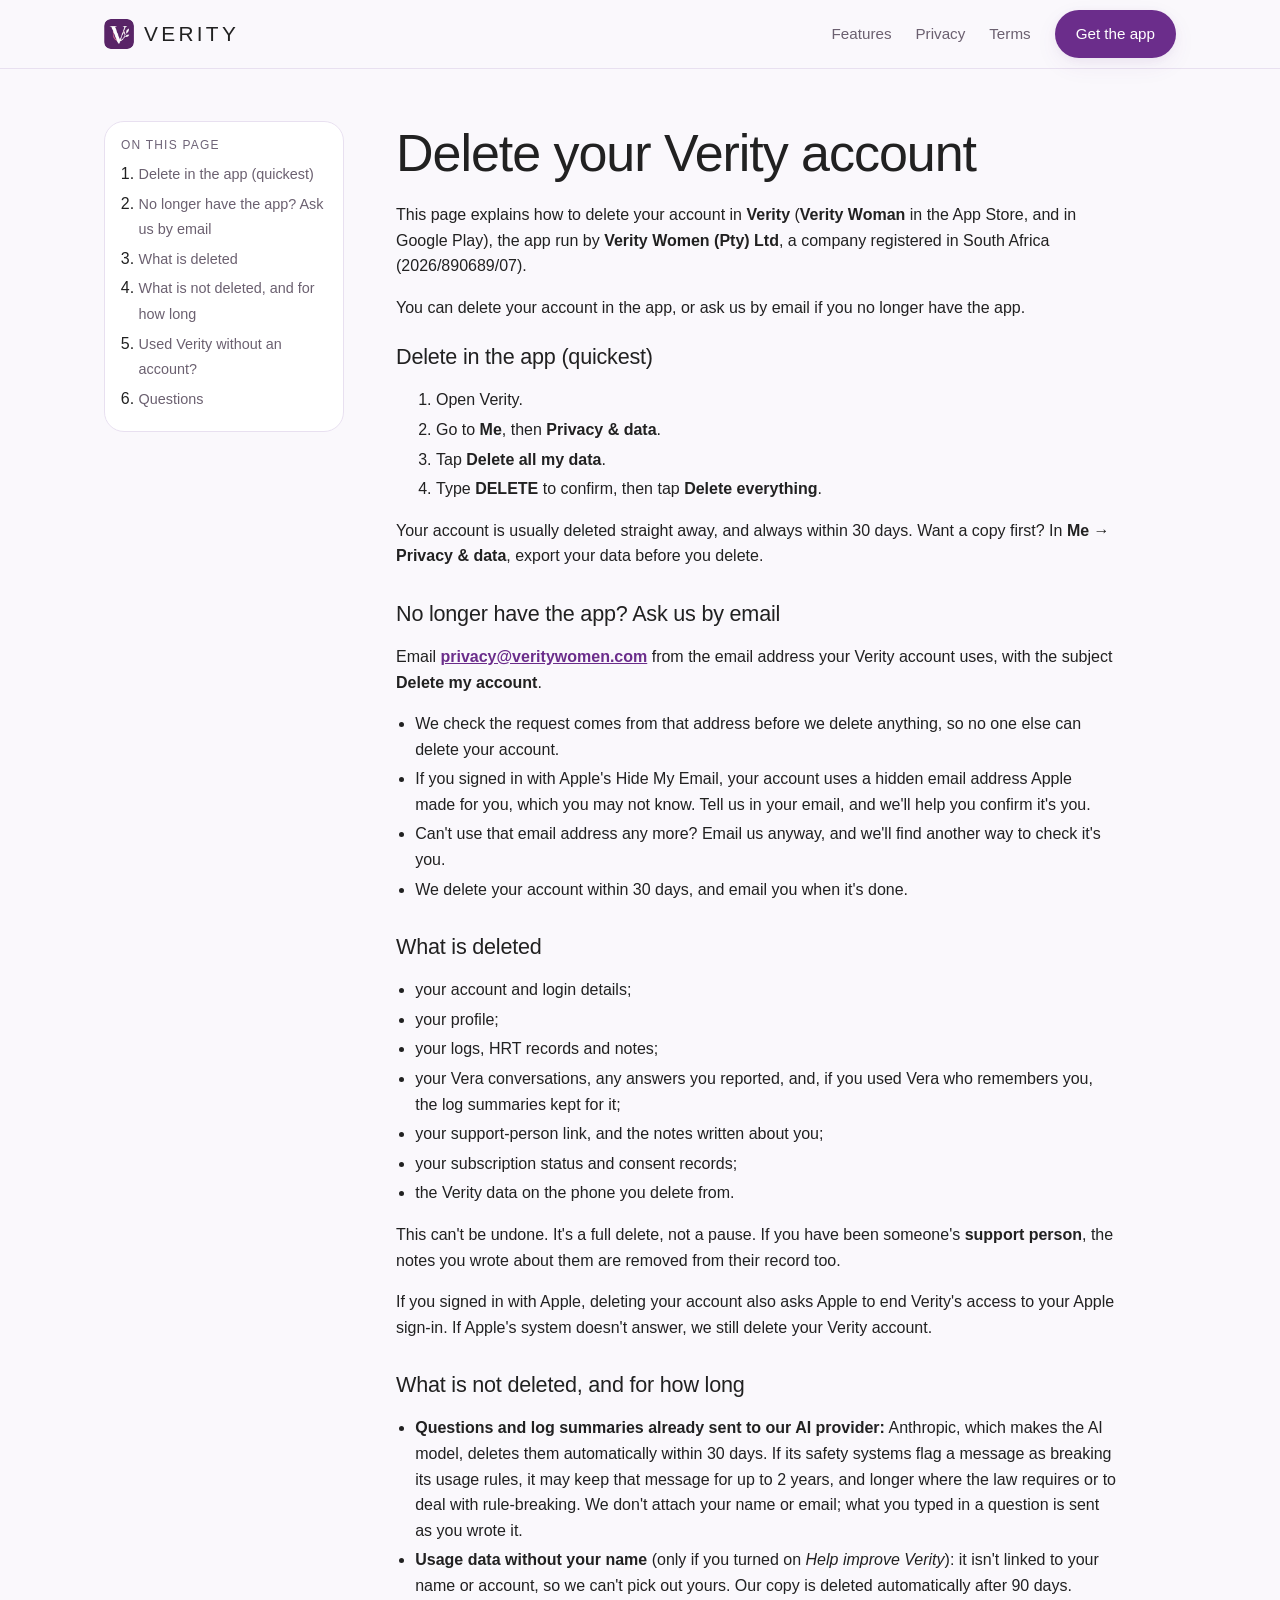
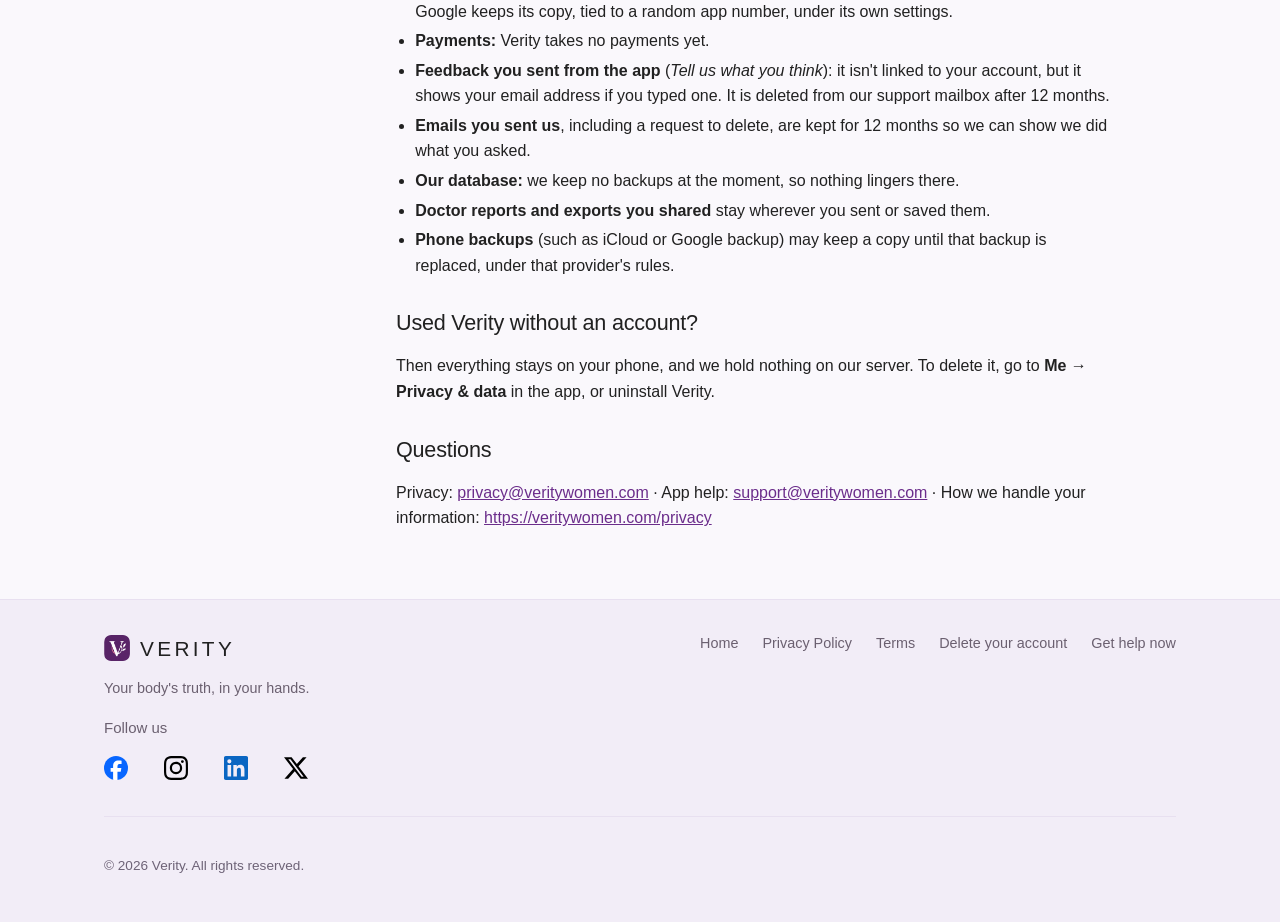
<file: delete-account/index.html>
<!DOCTYPE html>
<!--
  Delete-account page for release 3. Source: Lux, 25 Nov 2026 (delete-account page v3, section 1.5)
  with Lux's 27 Nov 2026 release 3 edits (no payments, no backups, Anthropic, Apple sign-in).
  Must be live at veritywomen.com/delete-account before the Android (Google Play) submission.
  Screen and button names come from the app: "Me -> Privacy & data" is used instead of Lux's
  "Settings", because the app's tab is called Me. Lux's sentence about another phone still signed
  in is left out until Lux gives wording (the app does not delete data on that phone).
  delete-account.html and delete-account/index.html must stay identical - change both.
-->
<html lang="en">
<head>
  <meta charset="UTF-8" />
  <meta name="viewport" content="width=device-width, initial-scale=1" />
  <title>Delete your account — Verity</title>
  <meta name="description" content="How to delete your Verity account and data, in the app or by email if you no longer have the app." />
  <meta name="theme-color" content="#6B2D8B" />
  <meta name="robots" content="index, follow" />
  <link rel="icon" type="image/png" sizes="96x96" href="/favicon-96.png" />
  <link rel="icon" type="image/png" sizes="32x32" href="/favicon-32.png" />
  <link rel="icon" type="image/png" sizes="16x16" href="/favicon-16.png" />
  <link rel="apple-touch-icon" sizes="180x180" href="/apple-touch-icon.png" />
  <link rel="stylesheet" href="/styles.css?v=20261127a" />
  <!-- Google Analytics (site visits only; Measurement ID G-VDQ16S09LS) -->
  <script async src="https://www.googletagmanager.com/gtag/js?id=G-VDQ16S09LS"></script>
  <script>
    window.dataLayer = window.dataLayer || [];
    function gtag(){dataLayer.push(arguments);}
    gtag('js', new Date());
    (function () {
      try {
        var params = new URLSearchParams(window.location.search);
        if (params.get('internal') === '1') {
          document.cookie = 'verity_ga_internal=1;path=/;max-age=31536000;SameSite=Lax;Secure';
        }
        var isInternal = document.cookie.split(';').some(function (c) {
          return c.trim().indexOf('verity_ga_internal=1') === 0;
        });
        gtag('config', 'G-VDQ16S09LS', isInternal ? { traffic_type: 'internal' } : {});
      } catch (e) {
        gtag('config', 'G-VDQ16S09LS');
      }
    })();
  </script>
</head>
<body>
  <a class="skip-link" href="#main">Skip to content</a>

  <header class="site-header">
    <div class="wrap nav">
      <a class="brand" href="/" aria-label="Verity home">
        <img class="brand-mark" src="/favicon-96.png" width="30" height="30" alt="" />
        <span class="wordmark">Verity</span>
      </a>
      <nav class="nav-links" aria-label="Primary">
        <a href="/#features">Features</a>
        <a href="/privacy">Privacy</a>
        <a href="/terms">Terms</a>
        <a class="btn btn-primary nav-cta" href="https://apps.apple.com/app/id6809762705">Get the app</a>
      </nav>
    </div>
  </header>

  <main id="main" class="legal">
    <div class="wrap legal-grid">
      <aside class="legal-toc" aria-label="On this page">
        <h2>On this page</h2>
        <ol>
          <li><a href="#delete-in-the-app-quickest">Delete in the app (quickest)</a></li>
          <li><a href="#no-longer-have-the-app-ask-us-by-email">No longer have the app? Ask us by email</a></li>
          <li><a href="#what-is-deleted">What is deleted</a></li>
          <li><a href="#what-is-not-deleted-and-for-how-long">What is not deleted, and for how long</a></li>
          <li><a href="#used-verity-without-an-account">Used Verity without an account?</a></li>
          <li><a href="#questions">Questions</a></li>
        </ol>
      </aside>
      <article class="legal-body">
        <h1>Delete your Verity account</h1>

<p>This page explains how to delete your account in <strong>Verity</strong> (<strong>Verity Woman</strong> in the App Store, and in Google Play), the app run by <strong>Verity Women (Pty) Ltd</strong>, a company registered in South Africa (2026/890689/07).</p>
<p>You can delete your account in the app, or ask us by email if you no longer have the app.</p>
<h2 id="delete-in-the-app-quickest">Delete in the app (quickest)</h2>
<ol>
<li>Open Verity.</li>
<li>Go to <strong>Me</strong>, then <strong>Privacy &amp; data</strong>.</li>
<li>Tap <strong>Delete all my data</strong>.</li>
<li>Type <strong>DELETE</strong> to confirm, then tap <strong>Delete everything</strong>.</li>
</ol>
<p>Your account is usually deleted straight away, and always within 30 days. Want a copy first? In <strong>Me → Privacy &amp; data</strong>, export your data before you delete.</p>
<h2 id="no-longer-have-the-app-ask-us-by-email">No longer have the app? Ask us by email</h2>
<p>Email <strong><a href="mailto:privacy@veritywomen.com">privacy@veritywomen.com</a></strong> from the email address your Verity account uses, with the subject <strong>Delete my account</strong>.</p>
<ul>
<li>We check the request comes from that address before we delete anything, so no one else can delete your account.</li>
<li>If you signed in with Apple's Hide My Email, your account uses a hidden email address Apple made for you, which you may not know. Tell us in your email, and we'll help you confirm it's you.</li>
<li>Can't use that email address any more? Email us anyway, and we'll find another way to check it's you.</li>
<li>We delete your account within 30 days, and email you when it's done.</li>
</ul>
<h2 id="what-is-deleted">What is deleted</h2>
<ul>
<li>your account and login details;</li>
<li>your profile;</li>
<li>your logs, HRT records and notes;</li>
<li>your Vera conversations, any answers you reported, and, if you used Vera who remembers you, the log summaries kept for it;</li>
<li>your support-person link, and the notes written about you;</li>
<li>your subscription status and consent records;</li>
<li>the Verity data on the phone you delete from.</li>
</ul>
<p>This can't be undone. It's a full delete, not a pause. If you have been someone's <strong>support person</strong>, the notes you wrote about them are removed from their record too.</p>
<p>If you signed in with Apple, deleting your account also asks Apple to end Verity's access to your Apple sign-in. If Apple's system doesn't answer, we still delete your Verity account.</p>
<h2 id="what-is-not-deleted-and-for-how-long">What is not deleted, and for how long</h2>
<ul>
<li><strong>Questions and log summaries already sent to our AI provider:</strong> Anthropic, which makes the AI model, deletes them automatically within 30 days. If its safety systems flag a message as breaking its usage rules, it may keep that message for up to 2 years, and longer where the law requires or to deal with rule-breaking. We don't attach your name or email; what you typed in a question is sent as you wrote it.</li>
<li><strong>Usage data without your name</strong> (only if you turned on <em>Help improve Verity</em>): it isn't linked to your name or account, so we can't pick out yours. Our copy is deleted automatically after 90 days. Google keeps its copy, tied to a random app number, under its own settings.</li>
<li><strong>Payments:</strong> Verity takes no payments yet.</li>
<li><strong>Feedback you sent from the app</strong> (<em>Tell us what you think</em>): it isn't linked to your account, but it shows your email address if you typed one. It is deleted from our support mailbox after 12 months.</li>
<li><strong>Emails you sent us</strong>, including a request to delete, are kept for 12 months so we can show we did what you asked.</li>
<li><strong>Our database:</strong> we keep no backups at the moment, so nothing lingers there.</li>
<li><strong>Doctor reports and exports you shared</strong> stay wherever you sent or saved them.</li>
<li><strong>Phone backups</strong> (such as iCloud or Google backup) may keep a copy until that backup is replaced, under that provider's rules.</li>
</ul>
<h2 id="used-verity-without-an-account">Used Verity without an account?</h2>
<p>Then everything stays on your phone, and we hold nothing on our server. To delete it, go to <strong>Me → Privacy &amp; data</strong> in the app, or uninstall Verity.</p>
<h2 id="questions">Questions</h2>
<p>Privacy: <a href="mailto:privacy@veritywomen.com">privacy@veritywomen.com</a> · App help: <a href="mailto:support@veritywomen.com">support@veritywomen.com</a> · How we handle your information: <a href="https://veritywomen.com/privacy">https://veritywomen.com/privacy</a></p>
      </article>

    </div>
  </main>

  <footer class="site-footer">
    <div class="wrap">
      <div class="footer-grid">
        <div class="footer-brand">
          <a class="brand" href="/" aria-label="Verity home">
            <img class="brand-mark" src="/favicon-96.png" width="26" height="26" alt="" />
            <span class="wordmark">Verity</span>
          </a>
          <p>Your body's truth, in your hands.</p>
          <div class="footer-social">
            <p class="footer-social-label">Follow us</p>
            <ul class="social-icons">
              <li><a class="social-icon social-icon--facebook" data-social="facebook" href="https://www.facebook.com/veritywomen" target="_blank" rel="noopener noreferrer" aria-label="Verity on Facebook"><svg width="24" height="24" viewBox="0 0 24 24" aria-hidden="true" focusable="false"><circle cx="12" cy="12" r="12" fill="#0866FF"/><path fill="#FFFFFF" d="M9.101 23.691v-7.98H6.627v-3.667h2.474v-1.58c0-4.085 1.848-5.978 5.858-5.978.401 0 .955.042 1.468.103a8.68 8.68 0 0 1 1.141.195v3.325a8.623 8.623 0 0 0-.653-.036 26.805 26.805 0 0 0-.733-.009c-.707 0-1.259.096-1.675.309a1.686 1.686 0 0 0-.679.622c-.258.42-.374.995-.374 1.752v1.297h3.919l-.386 2.103-.287 1.564h-3.246v8.245A12 12 0 0 1 9.101 23.691Z"/></svg></a></li>
              <li><a class="social-icon social-icon--instagram" data-social="instagram" href="https://www.instagram.com/veritywomen/" target="_blank" rel="noopener noreferrer" aria-label="Verity on Instagram"><svg width="24" height="24" viewBox="0 0 24 24" fill="currentColor" aria-hidden="true" focusable="false"><path d="M7.0301.084c-1.2768.0602-2.1487.264-2.911.5634-.7888.3075-1.4575.72-2.1228 1.3877-.6652.6677-1.075 1.3368-1.3802 2.127-.2954.7638-.4956 1.6365-.552 2.914-.0564 1.2775-.0689 1.6882-.0626 4.947.0062 3.2586.0206 3.6671.0825 4.9473.061 1.2765.264 2.1482.5635 2.9107.308.7889.72 1.4573 1.388 2.1228.6679.6655 1.3365 1.0743 2.1285 1.38.7632.295 1.6361.4961 2.9134.552 1.2773.056 1.6884.069 4.9462.0627 3.2578-.0062 3.668-.0207 4.9478-.0814 1.28-.0607 2.147-.2652 2.9098-.5633.7889-.3086 1.4578-.72 2.1228-1.3881.665-.6682 1.0745-1.3378 1.3795-2.1284.2957-.7632.4966-1.636.552-2.9124.056-1.2809.0692-1.6898.063-4.948-.0063-3.2583-.021-3.6668-.0817-4.9465-.0607-1.2797-.264-2.1487-.5633-2.9117-.3084-.7889-.72-1.4568-1.3876-2.1228C21.2982 1.33 20.628.9208 19.8378.6165 19.074.321 18.2017.1197 16.9244.0645 15.6471.0093 15.236-.005 11.977.0014 8.718.0076 8.31.0215 7.0301.0839m.1402 21.6932c-1.17-.0509-1.8053-.2453-2.2287-.408-.5606-.216-.96-.4771-1.3819-.895-.422-.4178-.6811-.8186-.9-1.378-.1644-.4234-.3624-1.058-.4171-2.228-.0595-1.2645-.072-1.6442-.079-4.848-.007-3.2037.0053-3.583.0607-4.848.05-1.169.2456-1.805.408-2.2282.216-.5613.4762-.96.895-1.3816.4188-.4217.8184-.6814 1.3783-.9003.423-.1651 1.0575-.3614 2.227-.4171 1.2655-.06 1.6447-.072 4.848-.079 3.2033-.007 3.5835.005 4.8495.0608 1.169.0508 1.8053.2445 2.228.408.5608.216.96.4754 1.3816.895.4217.4194.6816.8176.9005 1.3787.1653.4217.3617 1.056.4169 2.2263.0602 1.2655.0739 1.645.0796 4.848.0058 3.203-.0055 3.5834-.061 4.848-.051 1.17-.245 1.8055-.408 2.2294-.216.5604-.4763.96-.8954 1.3814-.419.4215-.8181.6811-1.3783.9-.4224.1649-1.0577.3617-2.2262.4174-1.2656.0595-1.6448.072-4.8493.079-3.2045.007-3.5825-.006-4.848-.0608M16.953 5.5864A1.44 1.44 0 1 0 18.39 4.144a1.44 1.44 0 0 0-1.437 1.4424M5.8385 12.012c.0067 3.4032 2.7706 6.1557 6.173 6.1493 3.4026-.0065 6.157-2.7701 6.1506-6.1733-.0065-3.4032-2.771-6.1565-6.174-6.1498-3.403.0067-6.156 2.771-6.1496 6.1738M8 12.0077a4 4 0 1 1 4.008 3.9921A3.9996 3.9996 0 0 1 8 12.0077"/></svg></a></li>
              <li><a class="social-icon social-icon--linkedin" data-social="linkedin" href="https://www.linkedin.com/company/verity-women/" target="_blank" rel="noopener noreferrer" aria-label="Verity on LinkedIn"><svg width="24" height="24" viewBox="0 0 24 24" fill="currentColor" aria-hidden="true" focusable="false"><path d="M20.45 20.45h-3.56v-5.57c0-1.33-.03-3.04-1.85-3.04-1.86 0-2.14 1.45-2.14 2.94v5.67H9.34V9h3.42v1.56h.05c.48-.9 1.64-1.85 3.37-1.85 3.6 0 4.27 2.37 4.27 5.46v6.28zM5.34 7.43a2.07 2.07 0 1 1 0-4.14 2.07 2.07 0 0 1 0 4.14zM7.12 20.45H3.55V9h3.57v11.45zM22.22 0H1.77C.79 0 0 .77 0 1.73v20.54C0 23.23.79 24 1.77 24h20.45c.98 0 1.78-.77 1.78-1.73V1.73C24 .77 23.2 0 22.22 0z"/></svg></a></li>
              <li><a class="social-icon social-icon--x" data-social="x" href="https://x.com/veritywomenapp" target="_blank" rel="noopener noreferrer" aria-label="Verity on X"><svg width="24" height="24" viewBox="0 0 24 24" fill="currentColor" aria-hidden="true" focusable="false"><path d="M18.901 1.153h3.68l-8.04 9.19L24 22.846h-7.406l-5.8-7.584-6.638 7.584H.474l8.6-9.83L0 1.154h7.594l5.243 6.932ZM17.61 20.644h2.039L6.486 3.24H4.298Z"/></svg></a></li>
            </ul>
          </div>
        </div>
        <nav class="footer-links" aria-label="Footer">
          <a href="/">Home</a>
          <a href="/privacy/">Privacy Policy</a>
          <a href="/terms/">Terms</a>
          <a href="/delete-account/">Delete your account</a>
          <a href="/help/">Get help now</a>
        </nav>
      </div>
      <div class="footer-bottom">
        <p>© <span id="year">2026</span> Verity. All rights reserved.</p>
      </div>
    </div>
  </footer>
  <script src="/script.js?v=20261018c" defer></script>
</body>
</html>
</file>
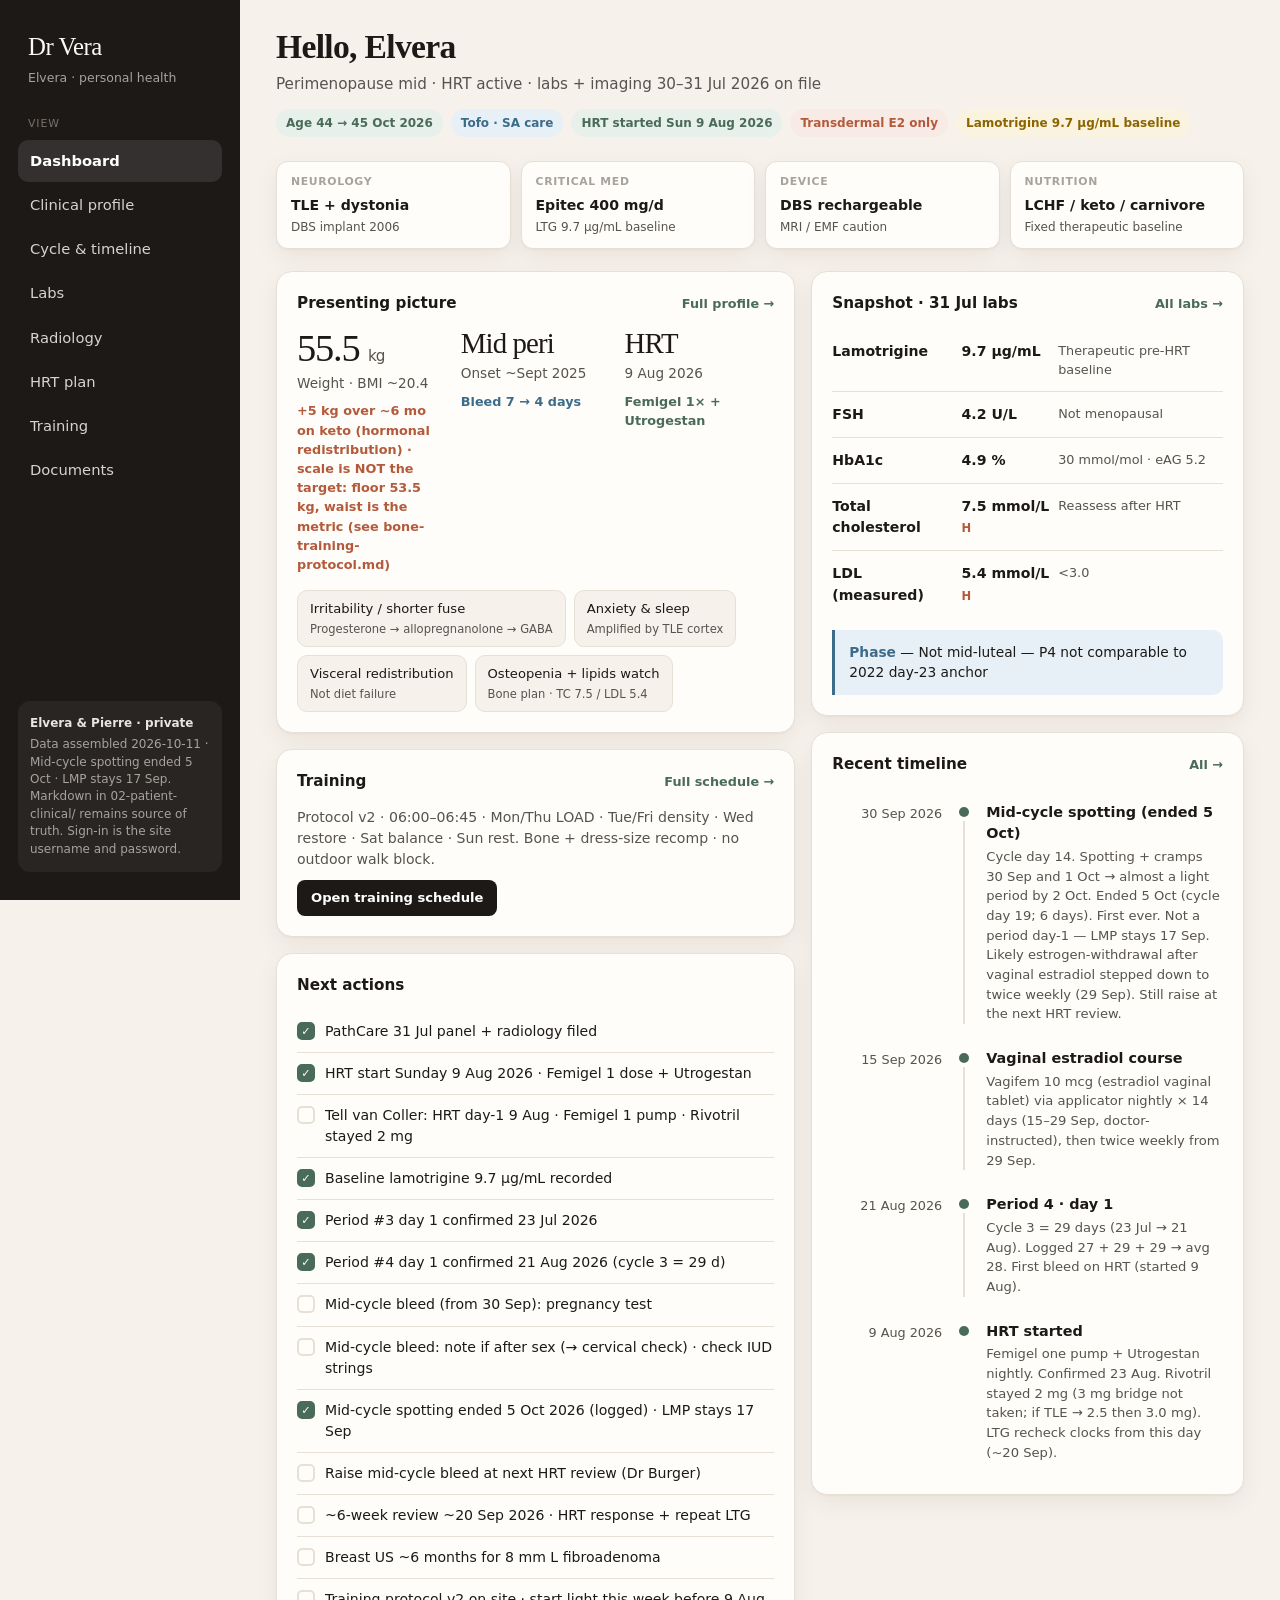
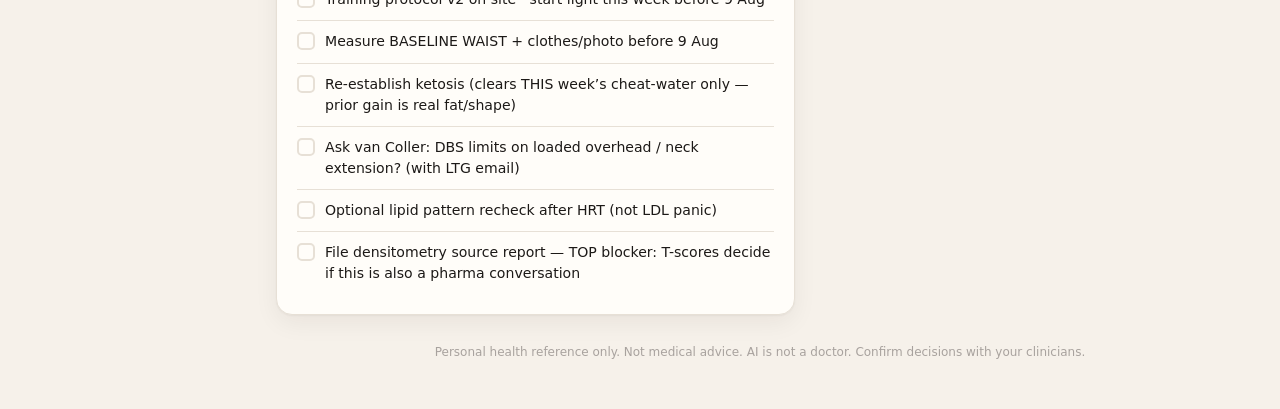
<file: drvera/index.html>
<!DOCTYPE html>
<html lang="en">
  <head>
    <meta charset="UTF-8" />
    <meta name="viewport" content="width=device-width, initial-scale=1.0" />
    <meta name="robots" content="noindex, nofollow" />
    <title>Dr Vera · Elvera Health Viewer</title>
    <script type="module" crossorigin src="/drvera/assets/index-BUB2U-Ew.js"></script>
    <link rel="stylesheet" crossorigin href="/drvera/assets/index-C96kqmxG.css">
  </head>
  <body>
    <div id="root"></div>
  </body>
</html>
</file>
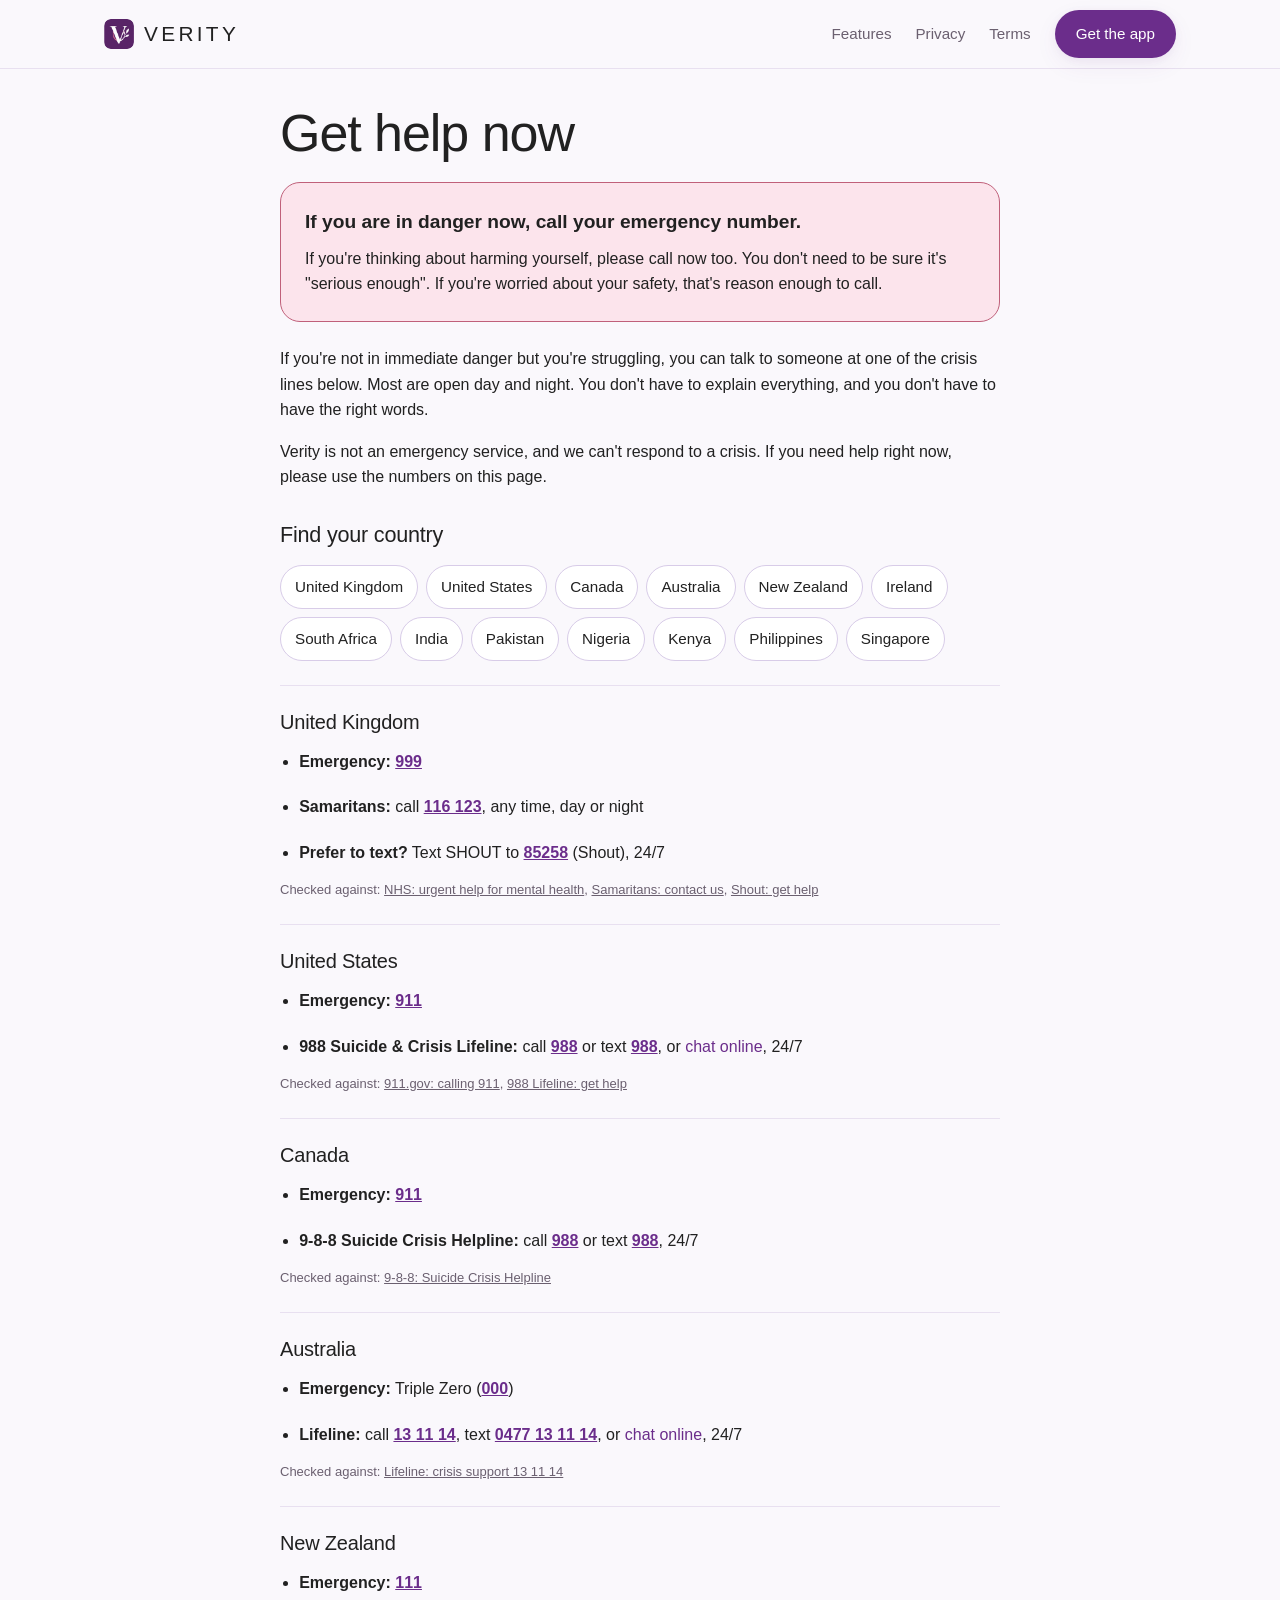
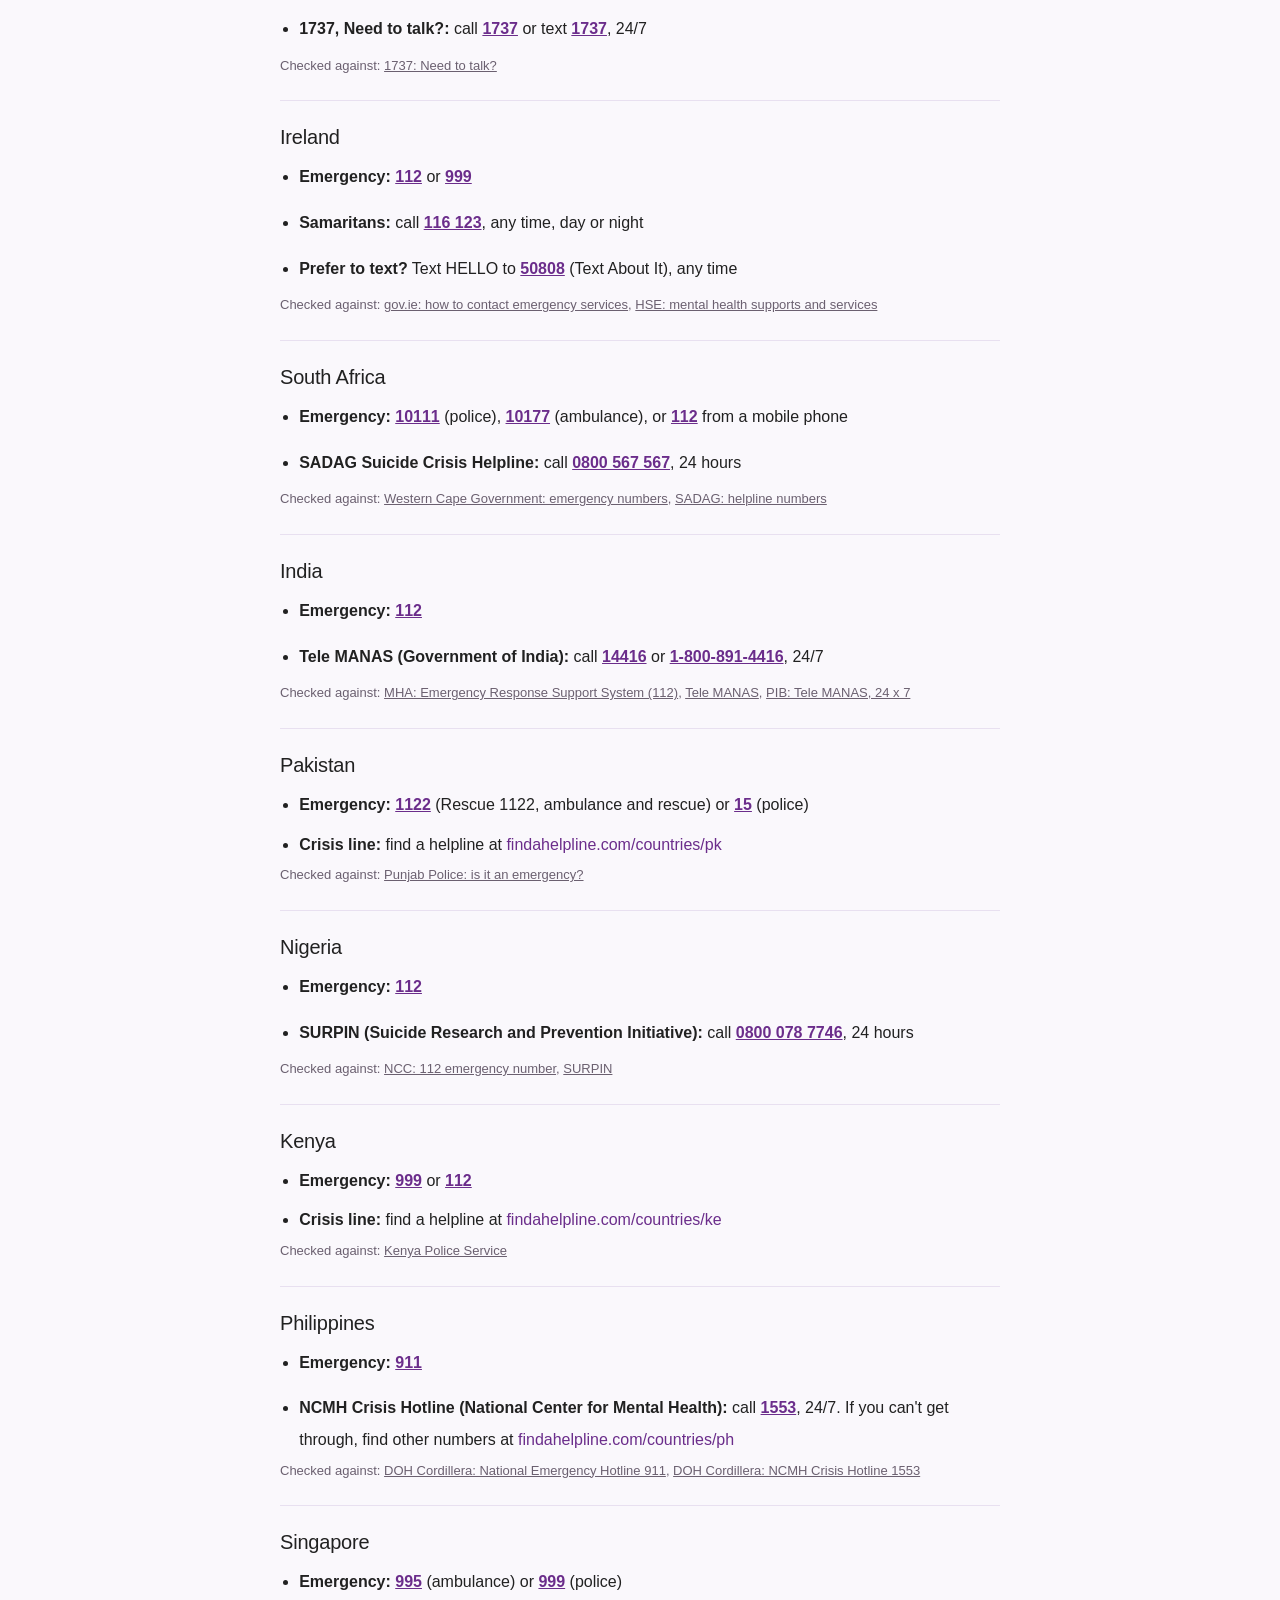
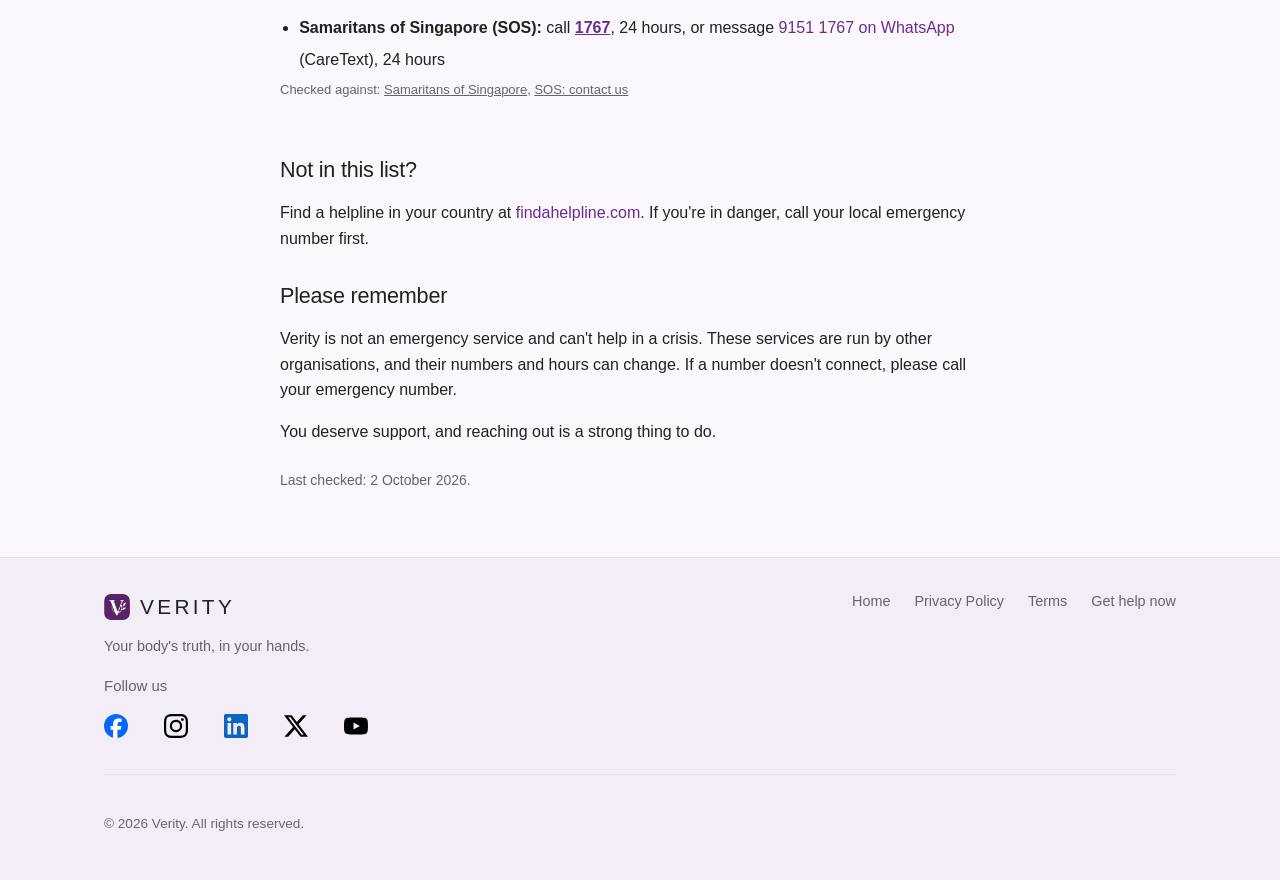
<file: help/index.html>
<!DOCTYPE html>
<html lang="en">
<head>
  <meta charset="UTF-8" />
  <meta name="viewport" content="width=device-width, initial-scale=1" />
  <title>Get help now — Verity</title>
  <meta name="description" content="If you are in danger now, call your emergency number. Crisis lines you can call or text in 13 countries." />
  <meta name="theme-color" content="#6B2D8B" />
  <meta name="robots" content="index, follow" />
  <link rel="canonical" href="https://veritywomen.com/help/" />
  <link rel="icon" type="image/png" sizes="96x96" href="/favicon-96.png" />
  <link rel="icon" type="image/png" sizes="32x32" href="/favicon-32.png" />
  <link rel="icon" type="image/png" sizes="16x16" href="/favicon-16.png" />
  <link rel="apple-touch-icon" sizes="180x180" href="/apple-touch-icon.png" />
  <link rel="stylesheet" href="/styles.css?v=20261127a" />
  <style>
    .help { padding: var(--s-xl) 0 var(--s-xxl); }
    .help-body { max-width: 720px; margin: 0 auto; }
    .help-body h1 { margin-bottom: var(--s-md); }
    .help-now { background: var(--fill-blush); color: var(--ink-on-fill); border: 1.5px solid var(--rose-dark); border-radius: var(--r-card); padding: var(--s-lg); margin: 0 0 var(--s-lg); }
    .help-now p { margin: 0 0 var(--s-sm); }
    .help-now p:last-child { margin-bottom: 0; }
    .help-now .help-lead { font-size: 1.2rem; font-weight: 600; }
    .help-jump { list-style: none; padding: 0; margin: var(--s-md) 0 var(--s-lg); display: flex; flex-wrap: wrap; gap: var(--s-sm); }
    .help-jump a { display: inline-flex; align-items: center; min-height: 44px; padding: 0 14px; border: 1px solid var(--border); border-radius: var(--r-pill); background: var(--surface-high); color: var(--text-primary); font-size: 0.95rem; }
    .help-jump a:hover { text-decoration: none; background: var(--plum-light); color: var(--ink-on-fill); }
    .help-country { padding: var(--s-lg) 0; border-top: 1px solid var(--separator); scroll-margin-top: 80px; }
    .help-country h3 { margin-bottom: var(--s-sm); }
    .help-country ul { margin: 0; padding-left: 1.2em; }
    .help-country li { margin: var(--s-sm) 0; line-height: 1.6; }
    .help-country .tel { font-weight: 600; white-space: nowrap; text-decoration: underline; display: inline-block; padding: 6px 0; }
    .help-src { font-size: 0.8125rem; color: var(--text-second); margin: var(--s-sm) 0 0; }
    .help-src a { color: var(--text-second); text-decoration: underline; }
    .help-body h2 { font-size: 1.35rem; margin-top: var(--s-xl); }
    .help-meta { font-size: 0.875rem; color: var(--text-second); margin-top: var(--s-lg); }
    .help-mobile-home { display: none; }
    @media (max-width: 900px) { .help-mobile-home { display: inline-flex; color: var(--text-second); font-size: 0.95rem; } }
  </style>
</head>
<body>
  <a class="skip-link" href="#main">Skip to content</a>

  <header class="site-header">
    <div class="wrap nav">
      <a class="brand" href="/" aria-label="Verity home">
        <img class="brand-mark" src="/favicon-96.png" width="30" height="30" alt="" />
        <span class="wordmark">Verity</span>
      </a>
      <nav class="nav-links" aria-label="Primary">
        <a href="/#features">Features</a>
        <a href="/privacy">Privacy</a>
        <a href="/terms">Terms</a>
        <a class="btn btn-primary nav-cta" href="https://apps.apple.com/app/id6809762705">Get the app</a>
      </nav>
      <a class="help-mobile-home" href="/">Home</a>
    </div>
  </header>

  <main id="main" class="help">
    <div class="wrap">
      <article class="help-body">
        <h1>Get help now</h1>

        <div class="help-now" role="note">
          <p class="help-lead">If you are in danger now, call your emergency number.</p>
          <p>If you're thinking about harming yourself, please call now too. You don't need to be sure it's "serious enough". If you're worried about your safety, that's reason enough to call.</p>
        </div>

        <p>If you're not in immediate danger but you're struggling, you can talk to someone at one of the crisis lines below. Most are open day and night. You don't have to explain everything, and you don't have to have the right words.</p>
        <p>Verity is not an emergency service, and we can't respond to a crisis. If you need help right now, please use the numbers on this page.</p>

        <h2 id="find">Find your country</h2>
        <ul class="help-jump" aria-label="Countries on this page">
          <li><a href="#uk">United Kingdom</a></li> <li><a href="#us">United States</a></li> <li><a href="#ca">Canada</a></li> <li><a href="#au">Australia</a></li> <li><a href="#nz">New Zealand</a></li> <li><a href="#ie">Ireland</a></li> <li><a href="#za">South Africa</a></li> <li><a href="#in">India</a></li> <li><a href="#pk">Pakistan</a></li> <li><a href="#ng">Nigeria</a></li> <li><a href="#ke">Kenya</a></li> <li><a href="#ph">Philippines</a></li> <li><a href="#sg">Singapore</a></li>
        </ul>

      <section class="help-country" id="uk" aria-labelledby="uk-h">
        <h3 id="uk-h">United Kingdom</h3>
        <ul>
          <li class="help-emergency"><strong>Emergency:</strong> <a class="tel" href="tel:999">999</a></li>
          <li><strong>Samaritans:</strong> call <a class="tel" href="tel:116123">116 123</a>, any time, day or night</li><li><strong>Prefer to text?</strong> Text SHOUT to <a class="tel" href="sms:85258">85258</a> (Shout), 24/7</li>
        </ul>
        <p class="help-src">Checked against: <a href="https://www.nhs.uk/nhs-services/mental-health-services/where-to-get-urgent-help-for-mental-health/" rel="noopener noreferrer">NHS: urgent help for mental health</a>, <a href="https://www.samaritans.org/how-we-can-help/contact-samaritan/" rel="noopener noreferrer">Samaritans: contact us</a>, <a href="https://giveusashout.org/get-help/" rel="noopener noreferrer">Shout: get help</a></p>
      </section>
      <section class="help-country" id="us" aria-labelledby="us-h">
        <h3 id="us-h">United States</h3>
        <ul>
          <li class="help-emergency"><strong>Emergency:</strong> <a class="tel" href="tel:911">911</a></li>
          <li><strong>988 Suicide &amp; Crisis Lifeline:</strong> call <a class="tel" href="tel:988">988</a> or text <a class="tel" href="sms:988">988</a>, or <a href="https://chat.988lifeline.org/" rel="noopener noreferrer">chat online</a>, 24/7</li>
        </ul>
        <p class="help-src">Checked against: <a href="https://www.911.gov/calling-911/" rel="noopener noreferrer">911.gov: calling 911</a>, <a href="https://988lifeline.org/get-help/" rel="noopener noreferrer">988 Lifeline: get help</a></p>
      </section>
      <section class="help-country" id="ca" aria-labelledby="ca-h">
        <h3 id="ca-h">Canada</h3>
        <ul>
          <li class="help-emergency"><strong>Emergency:</strong> <a class="tel" href="tel:911">911</a></li>
          <li><strong>9-8-8 Suicide Crisis Helpline:</strong> call <a class="tel" href="tel:988">988</a> or text <a class="tel" href="sms:988">988</a>, 24/7</li>
        </ul>
        <p class="help-src">Checked against: <a href="https://988.ca/" rel="noopener noreferrer">9-8-8: Suicide Crisis Helpline</a></p>
      </section>
      <section class="help-country" id="au" aria-labelledby="au-h">
        <h3 id="au-h">Australia</h3>
        <ul>
          <li class="help-emergency"><strong>Emergency:</strong> Triple Zero (<a class="tel" href="tel:000">000</a>)</li>
          <li><strong>Lifeline:</strong> call <a class="tel" href="tel:131114">13 11 14</a>, text <a class="tel" href="sms:0477131114">0477 13 11 14</a>, or <a href="https://www.lifeline.org.au/chat" rel="noopener noreferrer">chat online</a>, 24/7</li>
        </ul>
        <p class="help-src">Checked against: <a href="https://www.lifeline.org.au/131114" rel="noopener noreferrer">Lifeline: crisis support 13 11 14</a></p>
      </section>
      <section class="help-country" id="nz" aria-labelledby="nz-h">
        <h3 id="nz-h">New Zealand</h3>
        <ul>
          <li class="help-emergency"><strong>Emergency:</strong> <a class="tel" href="tel:111">111</a></li>
          <li><strong>1737, Need to talk?:</strong> call <a class="tel" href="tel:1737">1737</a> or text <a class="tel" href="sms:1737">1737</a>, 24/7</li>
        </ul>
        <p class="help-src">Checked against: <a href="https://1737.org.nz/" rel="noopener noreferrer">1737: Need to talk?</a></p>
      </section>
      <section class="help-country" id="ie" aria-labelledby="ie-h">
        <h3 id="ie-h">Ireland</h3>
        <ul>
          <li class="help-emergency"><strong>Emergency:</strong> <a class="tel" href="tel:112">112</a> or <a class="tel" href="tel:999">999</a></li>
          <li><strong>Samaritans:</strong> call <a class="tel" href="tel:116123">116 123</a>, any time, day or night</li><li><strong>Prefer to text?</strong> Text HELLO to <a class="tel" href="sms:50808">50808</a> (Text About It), any time</li>
        </ul>
        <p class="help-src">Checked against: <a href="https://www.gov.ie/en/department-of-the-taoiseach/services/how-to-contact-emergency-services-in-ireland/" rel="noopener noreferrer">gov.ie: how to contact emergency services</a>, <a href="https://www2.hse.ie/mental-health/services-support/supports-services/" rel="noopener noreferrer">HSE: mental health supports and services</a></p>
      </section>
      <section class="help-country" id="za" aria-labelledby="za-h">
        <h3 id="za-h">South Africa</h3>
        <ul>
          <li class="help-emergency"><strong>Emergency:</strong> <a class="tel" href="tel:10111">10111</a> (police), <a class="tel" href="tel:10177">10177</a> (ambulance), or <a class="tel" href="tel:112">112</a> from a mobile phone</li>
          <li><strong>SADAG Suicide Crisis Helpline:</strong> call <a class="tel" href="tel:0800567567">0800 567 567</a>, 24 hours</li>
        </ul>
        <p class="help-src">Checked against: <a href="https://www.westerncape.gov.za/health-wellness/know-who-you-can-call-emergency" rel="noopener noreferrer">Western Cape Government: emergency numbers</a>, <a href="https://www.sadag.org/index.php?option=com_content&amp;view=article&amp;id=1904&amp;Itemid=151" rel="noopener noreferrer">SADAG: helpline numbers</a></p>
      </section>
      <section class="help-country" id="in" aria-labelledby="in-h">
        <h3 id="in-h">India</h3>
        <ul>
          <li class="help-emergency"><strong>Emergency:</strong> <a class="tel" href="tel:112">112</a></li>
          <li><strong>Tele MANAS (Government of India):</strong> call <a class="tel" href="tel:14416">14416</a> or <a class="tel" href="tel:18008914416">1-800-891-4416</a>, 24/7</li>
        </ul>
        <p class="help-src">Checked against: <a href="https://www.mha.gov.in/emergency-response-support-system-erss" rel="noopener noreferrer">MHA: Emergency Response Support System (112)</a>, <a href="https://telemanas.mohfw.gov.in/" rel="noopener noreferrer">Tele MANAS</a>, <a href="https://www.pib.gov.in/PressReleasePage.aspx?PRID=2245967&amp;lang=2&amp;reg=3" rel="noopener noreferrer">PIB: Tele MANAS, 24 x 7</a></p>
      </section>
      <section class="help-country" id="pk" aria-labelledby="pk-h">
        <h3 id="pk-h">Pakistan</h3>
        <ul>
          <li class="help-emergency"><strong>Emergency:</strong> <a class="tel" href="tel:1122">1122</a> (Rescue 1122, ambulance and rescue) or <a class="tel" href="tel:15">15</a> (police)</li>
          <li><strong>Crisis line:</strong> find a helpline at <a href="https://findahelpline.com/countries/pk" rel="noopener noreferrer">findahelpline.com/countries/pk</a></li>
        </ul>
        <p class="help-src">Checked against: <a href="https://punjabpolice.gov.pk/tell-us-about" rel="noopener noreferrer">Punjab Police: is it an emergency?</a></p>
      </section>
      <section class="help-country" id="ng" aria-labelledby="ng-h">
        <h3 id="ng-h">Nigeria</h3>
        <ul>
          <li class="help-emergency"><strong>Emergency:</strong> <a class="tel" href="tel:112">112</a></li>
          <li><strong>SURPIN (Suicide Research and Prevention Initiative):</strong> call <a class="tel" href="tel:08000787746">0800 078 7746</a>, 24 hours</li>
        </ul>
        <p class="help-src">Checked against: <a href="https://ncc.gov.ng/node/3132" rel="noopener noreferrer">NCC: 112 emergency number</a>, <a href="https://www.surpinng.com/" rel="noopener noreferrer">SURPIN</a></p>
      </section>
      <section class="help-country" id="ke" aria-labelledby="ke-h">
        <h3 id="ke-h">Kenya</h3>
        <ul>
          <li class="help-emergency"><strong>Emergency:</strong> <a class="tel" href="tel:999">999</a> or <a class="tel" href="tel:112">112</a></li>
          <li><strong>Crisis line:</strong> find a helpline at <a href="https://findahelpline.com/countries/ke" rel="noopener noreferrer">findahelpline.com/countries/ke</a></li>
        </ul>
        <p class="help-src">Checked against: <a href="https://www.kenyapolice.go.ke/" rel="noopener noreferrer">Kenya Police Service</a></p>
      </section>
      <section class="help-country" id="ph" aria-labelledby="ph-h">
        <h3 id="ph-h">Philippines</h3>
        <ul>
          <li class="help-emergency"><strong>Emergency:</strong> <a class="tel" href="tel:911">911</a></li>
          <li><strong>NCMH Crisis Hotline (National Center for Mental Health):</strong> call <a class="tel" href="tel:1553">1553</a>, 24/7. If you can't get through, find other numbers at <a href="https://findahelpline.com/countries/ph" rel="noopener noreferrer">findahelpline.com/countries/ph</a></li>
        </ul>
        <p class="help-src">Checked against: <a href="https://caro.doh.gov.ph/%f0%9f%9a%a8-what-to-do-after-an-earthquake-%f0%9f%9a%a8/" rel="noopener noreferrer">DOH Cordillera: National Emergency Hotline 911</a>, <a href="https://caro.doh.gov.ph/30s-mh-law-accomplishment/" rel="noopener noreferrer">DOH Cordillera: NCMH Crisis Hotline 1553</a></p>
      </section>
      <section class="help-country" id="sg" aria-labelledby="sg-h">
        <h3 id="sg-h">Singapore</h3>
        <ul>
          <li class="help-emergency"><strong>Emergency:</strong> <a class="tel" href="tel:995">995</a> (ambulance) or <a class="tel" href="tel:999">999</a> (police)</li>
          <li><strong>Samaritans of Singapore (SOS):</strong> call <a class="tel" href="tel:1767">1767</a>, 24 hours, or message <a href="https://wa.me/6591511767" rel="noopener noreferrer">9151 1767 on WhatsApp</a> (CareText), 24 hours</li>
        </ul>
        <p class="help-src">Checked against: <a href="https://www.sos.org.sg/" rel="noopener noreferrer">Samaritans of Singapore</a>, <a href="https://www.sos.org.sg/contact-us/" rel="noopener noreferrer">SOS: contact us</a></p>
      </section>

        <h2 id="other">Not in this list?</h2>
        <p>Find a helpline in your country at <a href="https://findahelpline.com/" rel="noopener noreferrer">findahelpline.com</a>. If you're in danger, call your local emergency number first.</p>

        <h2 id="remember">Please remember</h2>
        <p>Verity is not an emergency service and can't help in a crisis. These services are run by other organisations, and their numbers and hours can change. If a number doesn't connect, please call your emergency number.</p>
        <p>You deserve support, and reaching out is a strong thing to do.</p>

        <p class="help-meta">Last checked: 2 October 2026.</p>
      </article>
    </div>
  </main>

  <footer class="site-footer">
    <div class="wrap">
      <div class="footer-grid">
        <div class="footer-brand">
          <a class="brand" href="/" aria-label="Verity home">
            <img class="brand-mark" src="/favicon-96.png" width="26" height="26" alt="" />
            <span class="wordmark">Verity</span>
          </a>
          <p>Your body's truth, in your hands.</p>
          <div class="footer-social">
            <p class="footer-social-label">Follow us</p>
            <ul class="social-icons">
              <li><a class="social-icon social-icon--facebook" data-social="facebook" href="https://www.facebook.com/veritywomen" target="_blank" rel="noopener noreferrer" aria-label="Verity on Facebook"><svg width="24" height="24" viewBox="0 0 24 24" aria-hidden="true" focusable="false"><circle cx="12" cy="12" r="12" fill="#0866FF"/><path fill="#FFFFFF" d="M9.101 23.691v-7.98H6.627v-3.667h2.474v-1.58c0-4.085 1.848-5.978 5.858-5.978.401 0 .955.042 1.468.103a8.68 8.68 0 0 1 1.141.195v3.325a8.623 8.623 0 0 0-.653-.036 26.805 26.805 0 0 0-.733-.009c-.707 0-1.259.096-1.675.309a1.686 1.686 0 0 0-.679.622c-.258.42-.374.995-.374 1.752v1.297h3.919l-.386 2.103-.287 1.564h-3.246v8.245A12 12 0 0 1 9.101 23.691Z"/></svg></a></li>
              <li><a class="social-icon social-icon--instagram" data-social="instagram" href="https://www.instagram.com/veritywomen/" target="_blank" rel="noopener noreferrer" aria-label="Verity on Instagram"><svg width="24" height="24" viewBox="0 0 24 24" fill="currentColor" aria-hidden="true" focusable="false"><path d="M7.0301.084c-1.2768.0602-2.1487.264-2.911.5634-.7888.3075-1.4575.72-2.1228 1.3877-.6652.6677-1.075 1.3368-1.3802 2.127-.2954.7638-.4956 1.6365-.552 2.914-.0564 1.2775-.0689 1.6882-.0626 4.947.0062 3.2586.0206 3.6671.0825 4.9473.061 1.2765.264 2.1482.5635 2.9107.308.7889.72 1.4573 1.388 2.1228.6679.6655 1.3365 1.0743 2.1285 1.38.7632.295 1.6361.4961 2.9134.552 1.2773.056 1.6884.069 4.9462.0627 3.2578-.0062 3.668-.0207 4.9478-.0814 1.28-.0607 2.147-.2652 2.9098-.5633.7889-.3086 1.4578-.72 2.1228-1.3881.665-.6682 1.0745-1.3378 1.3795-2.1284.2957-.7632.4966-1.636.552-2.9124.056-1.2809.0692-1.6898.063-4.948-.0063-3.2583-.021-3.6668-.0817-4.9465-.0607-1.2797-.264-2.1487-.5633-2.9117-.3084-.7889-.72-1.4568-1.3876-2.1228C21.2982 1.33 20.628.9208 19.8378.6165 19.074.321 18.2017.1197 16.9244.0645 15.6471.0093 15.236-.005 11.977.0014 8.718.0076 8.31.0215 7.0301.0839m.1402 21.6932c-1.17-.0509-1.8053-.2453-2.2287-.408-.5606-.216-.96-.4771-1.3819-.895-.422-.4178-.6811-.8186-.9-1.378-.1644-.4234-.3624-1.058-.4171-2.228-.0595-1.2645-.072-1.6442-.079-4.848-.007-3.2037.0053-3.583.0607-4.848.05-1.169.2456-1.805.408-2.2282.216-.5613.4762-.96.895-1.3816.4188-.4217.8184-.6814 1.3783-.9003.423-.1651 1.0575-.3614 2.227-.4171 1.2655-.06 1.6447-.072 4.848-.079 3.2033-.007 3.5835.005 4.8495.0608 1.169.0508 1.8053.2445 2.228.408.5608.216.96.4754 1.3816.895.4217.4194.6816.8176.9005 1.3787.1653.4217.3617 1.056.4169 2.2263.0602 1.2655.0739 1.645.0796 4.848.0058 3.203-.0055 3.5834-.061 4.848-.051 1.17-.245 1.8055-.408 2.2294-.216.5604-.4763.96-.8954 1.3814-.419.4215-.8181.6811-1.3783.9-.4224.1649-1.0577.3617-2.2262.4174-1.2656.0595-1.6448.072-4.8493.079-3.2045.007-3.5825-.006-4.848-.0608M16.953 5.5864A1.44 1.44 0 1 0 18.39 4.144a1.44 1.44 0 0 0-1.437 1.4424M5.8385 12.012c.0067 3.4032 2.7706 6.1557 6.173 6.1493 3.4026-.0065 6.157-2.7701 6.1506-6.1733-.0065-3.4032-2.771-6.1565-6.174-6.1498-3.403.0067-6.156 2.771-6.1496 6.1738M8 12.0077a4 4 0 1 1 4.008 3.9921A3.9996 3.9996 0 0 1 8 12.0077"/></svg></a></li>
              <li><a class="social-icon social-icon--linkedin" data-social="linkedin" href="https://www.linkedin.com/company/verity-women/" target="_blank" rel="noopener noreferrer" aria-label="Verity on LinkedIn"><svg width="24" height="24" viewBox="0 0 24 24" fill="currentColor" aria-hidden="true" focusable="false"><path d="M20.45 20.45h-3.56v-5.57c0-1.33-.03-3.04-1.85-3.04-1.86 0-2.14 1.45-2.14 2.94v5.67H9.34V9h3.42v1.56h.05c.48-.9 1.64-1.85 3.37-1.85 3.6 0 4.27 2.37 4.27 5.46v6.28zM5.34 7.43a2.07 2.07 0 1 1 0-4.14 2.07 2.07 0 0 1 0 4.14zM7.12 20.45H3.55V9h3.57v11.45zM22.22 0H1.77C.79 0 0 .77 0 1.73v20.54C0 23.23.79 24 1.77 24h20.45c.98 0 1.78-.77 1.78-1.73V1.73C24 .77 23.2 0 22.22 0z"/></svg></a></li>
              <li><a class="social-icon social-icon--x" data-social="x" href="https://x.com/veritywomenapp" target="_blank" rel="noopener noreferrer" aria-label="Verity on X"><svg width="24" height="24" viewBox="0 0 24 24" fill="currentColor" aria-hidden="true" focusable="false"><path d="M18.901 1.153h3.68l-8.04 9.19L24 22.846h-7.406l-5.8-7.584-6.638 7.584H.474l8.6-9.83L0 1.154h7.594l5.243 6.932ZM17.61 20.644h2.039L6.486 3.24H4.298Z"/></svg></a></li>
              <li><a class="social-icon social-icon--youtube" data-social="youtube" href="https://www.youtube.com/@VerityWomen" target="_blank" rel="noopener noreferrer" aria-label="Verity on YouTube"><svg width="24" height="24" viewBox="0 0 24 24" fill="currentColor" aria-hidden="true" focusable="false"><path d="M23.498 6.186a3.016 3.016 0 0 0-2.122-2.136C19.505 3.545 12 3.545 12 3.545s-7.505 0-9.377.505A3.017 3.017 0 0 0 .502 6.186C0 8.07 0 12 0 12s0 3.93.502 5.814a3.016 3.016 0 0 0 2.122 2.136c1.871.505 9.376.505 9.376.505s7.505 0 9.377-.505a3.015 3.015 0 0 0 2.122-2.136C24 15.93 24 12 24 12s0-3.93-.502-5.814zM9.545 15.568V8.432L15.818 12l-6.273 3.568z"/></svg></a></li>
            </ul>
          </div>
        </div>
        <nav class="footer-links" aria-label="Footer">
          <a href="/">Home</a>
          <a href="/privacy">Privacy Policy</a>
          <a href="/terms">Terms</a>
          <a href="/help/">Get help now</a>
        </nav>
      </div>
      <div class="footer-bottom">
        <p>© 2026 Verity. All rights reserved.</p>
      </div>
    </div>
  </footer>
</body>
</html>
</file>
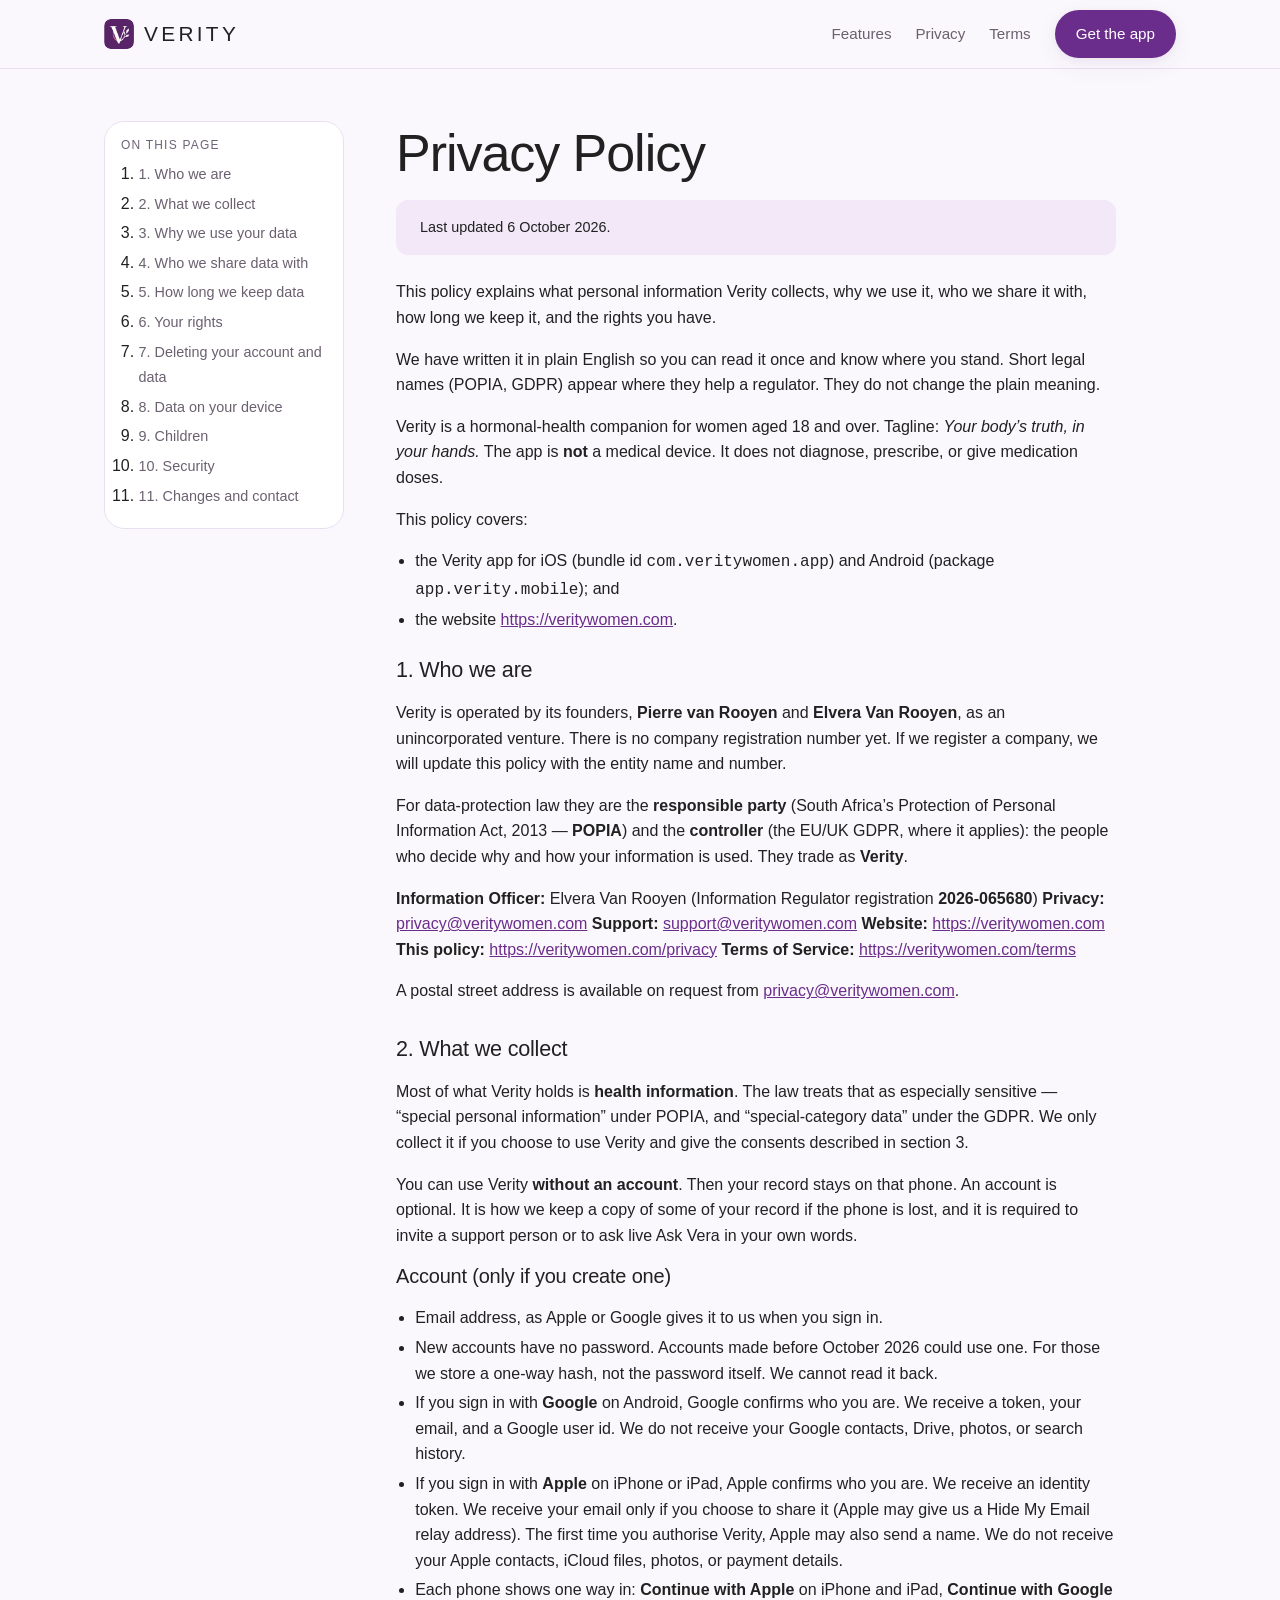
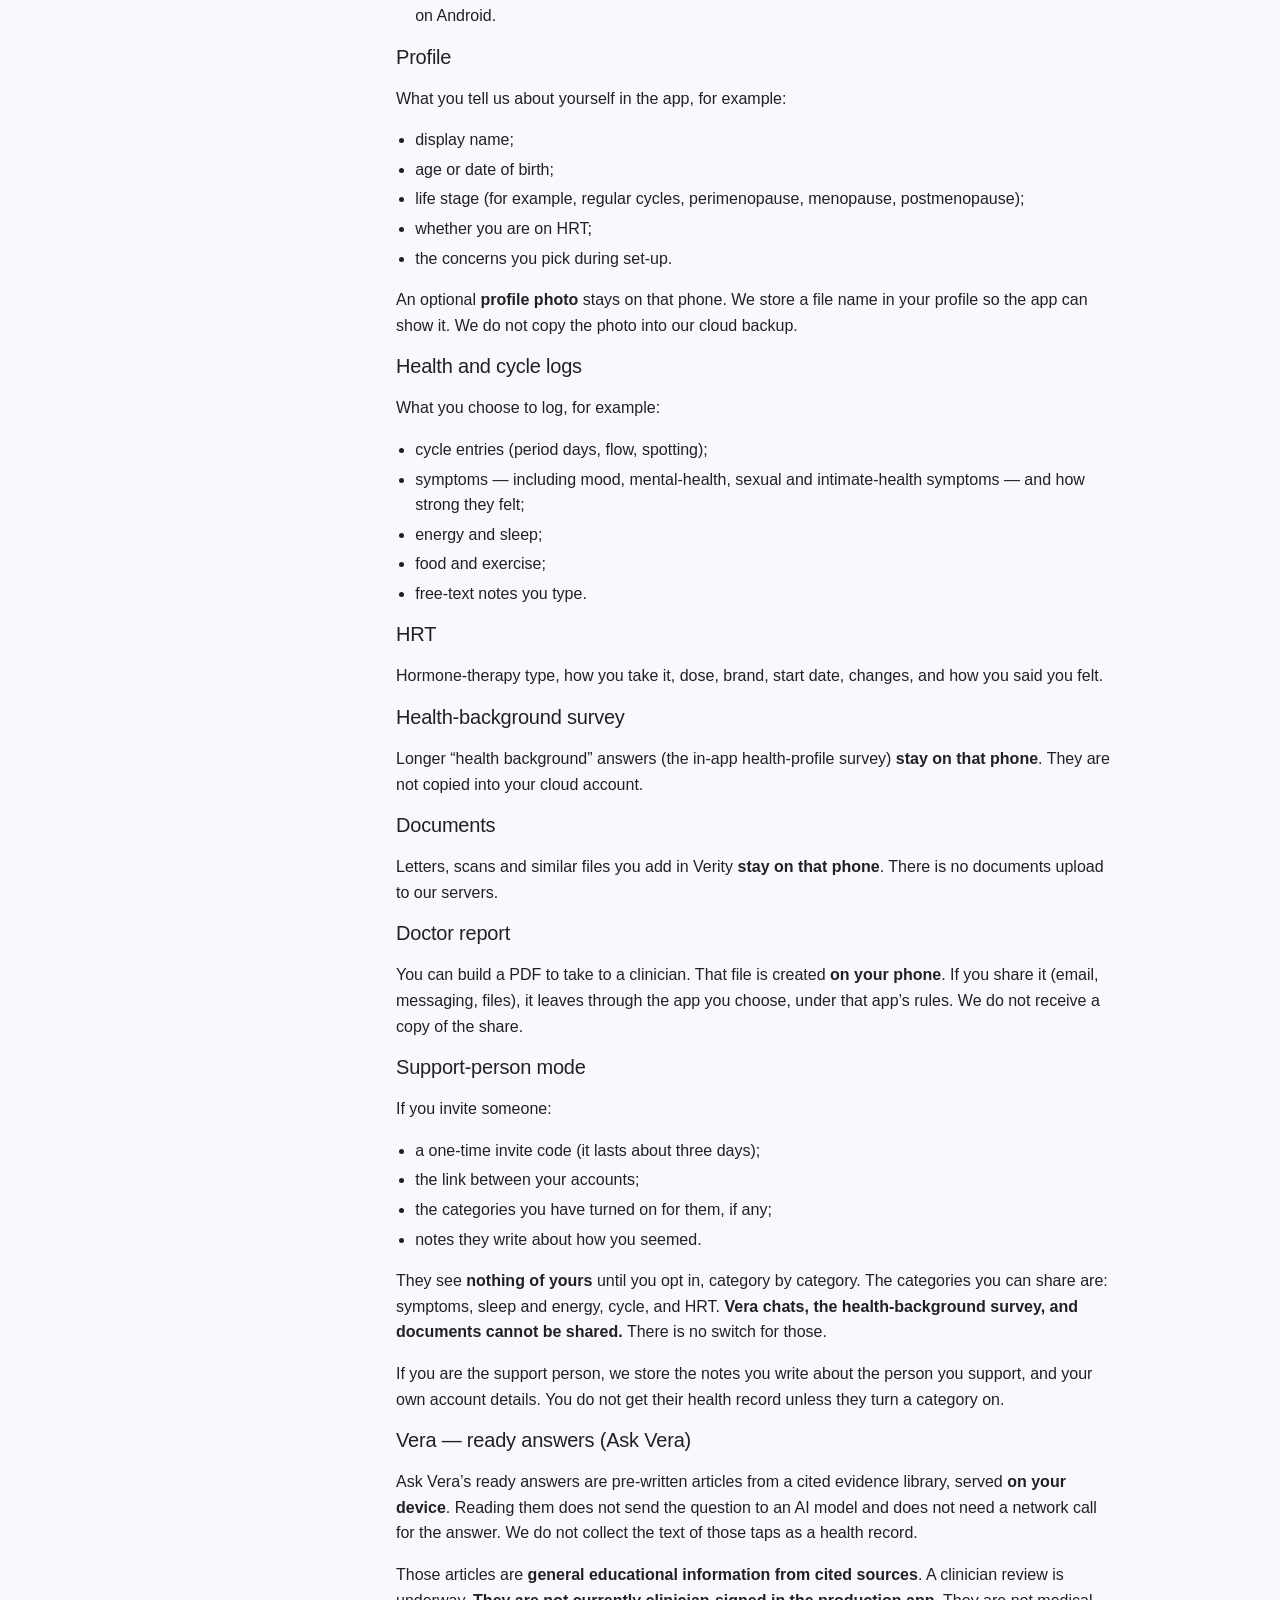
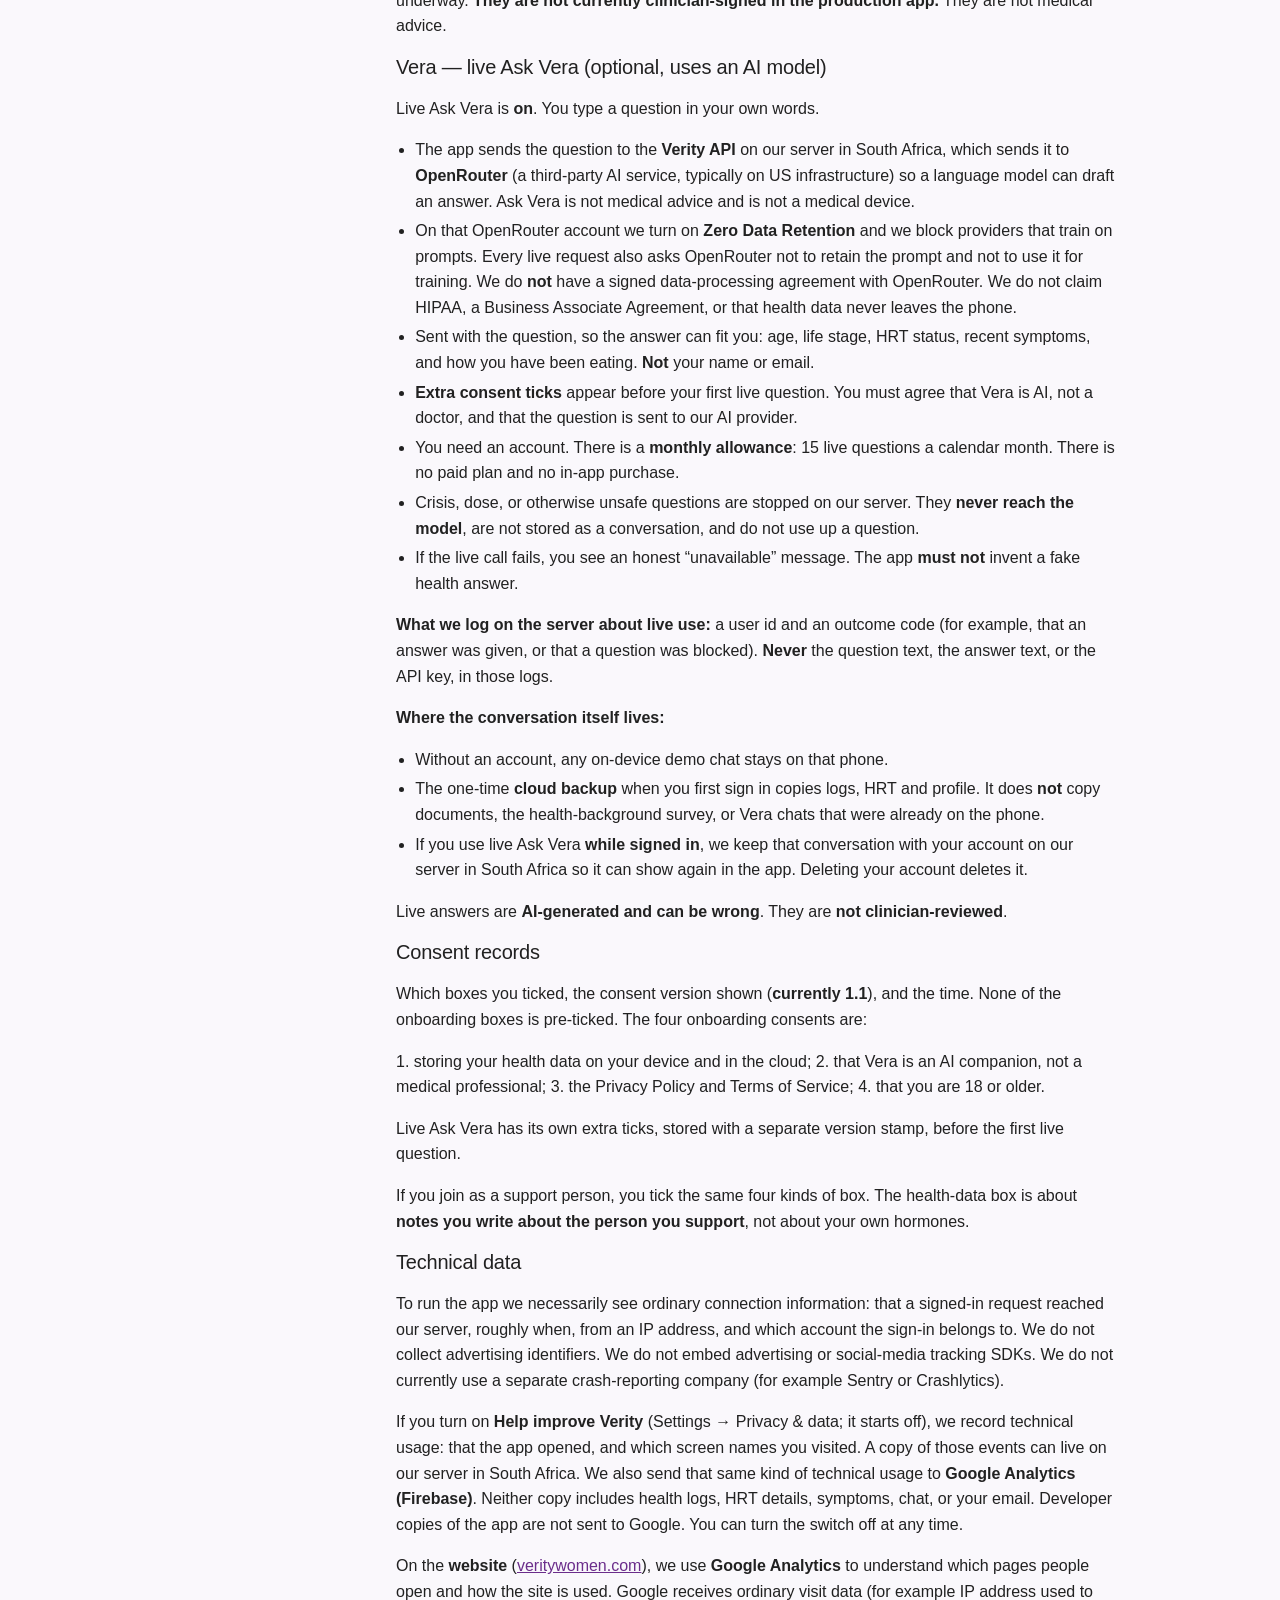
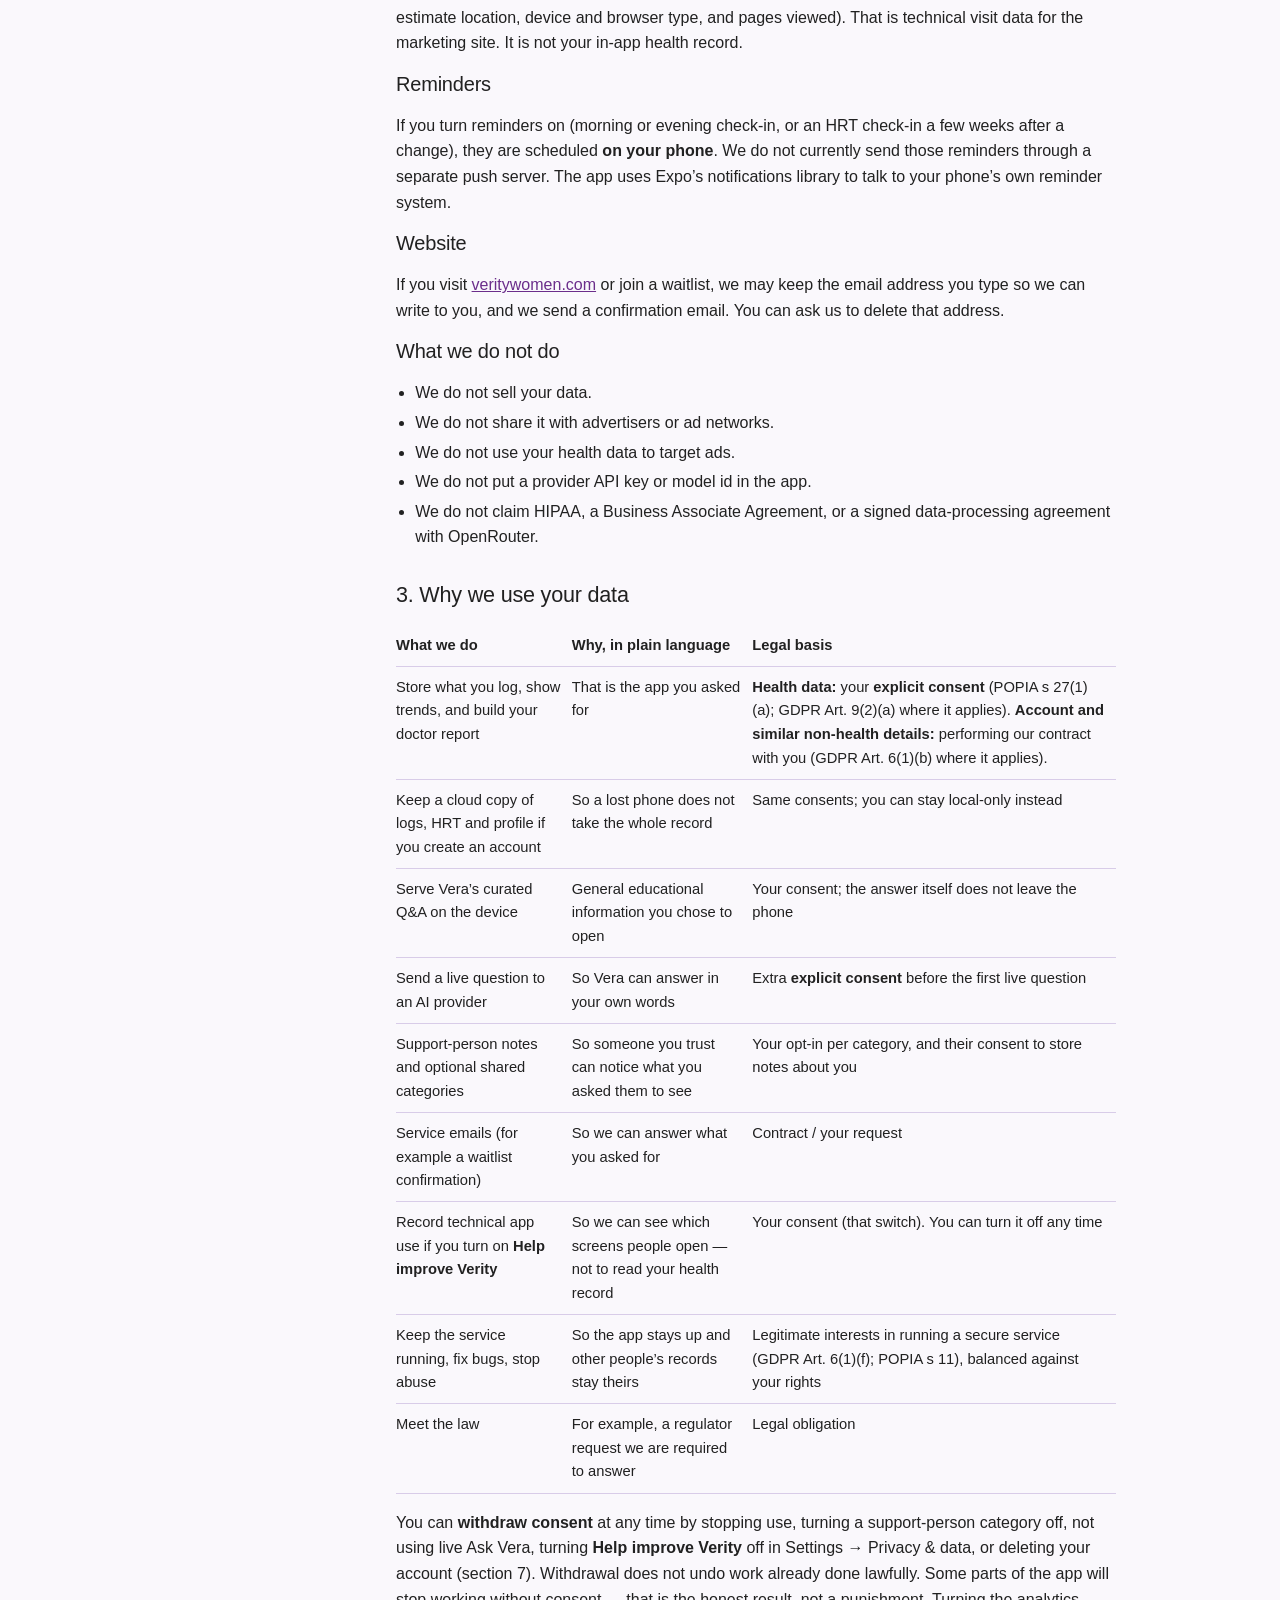
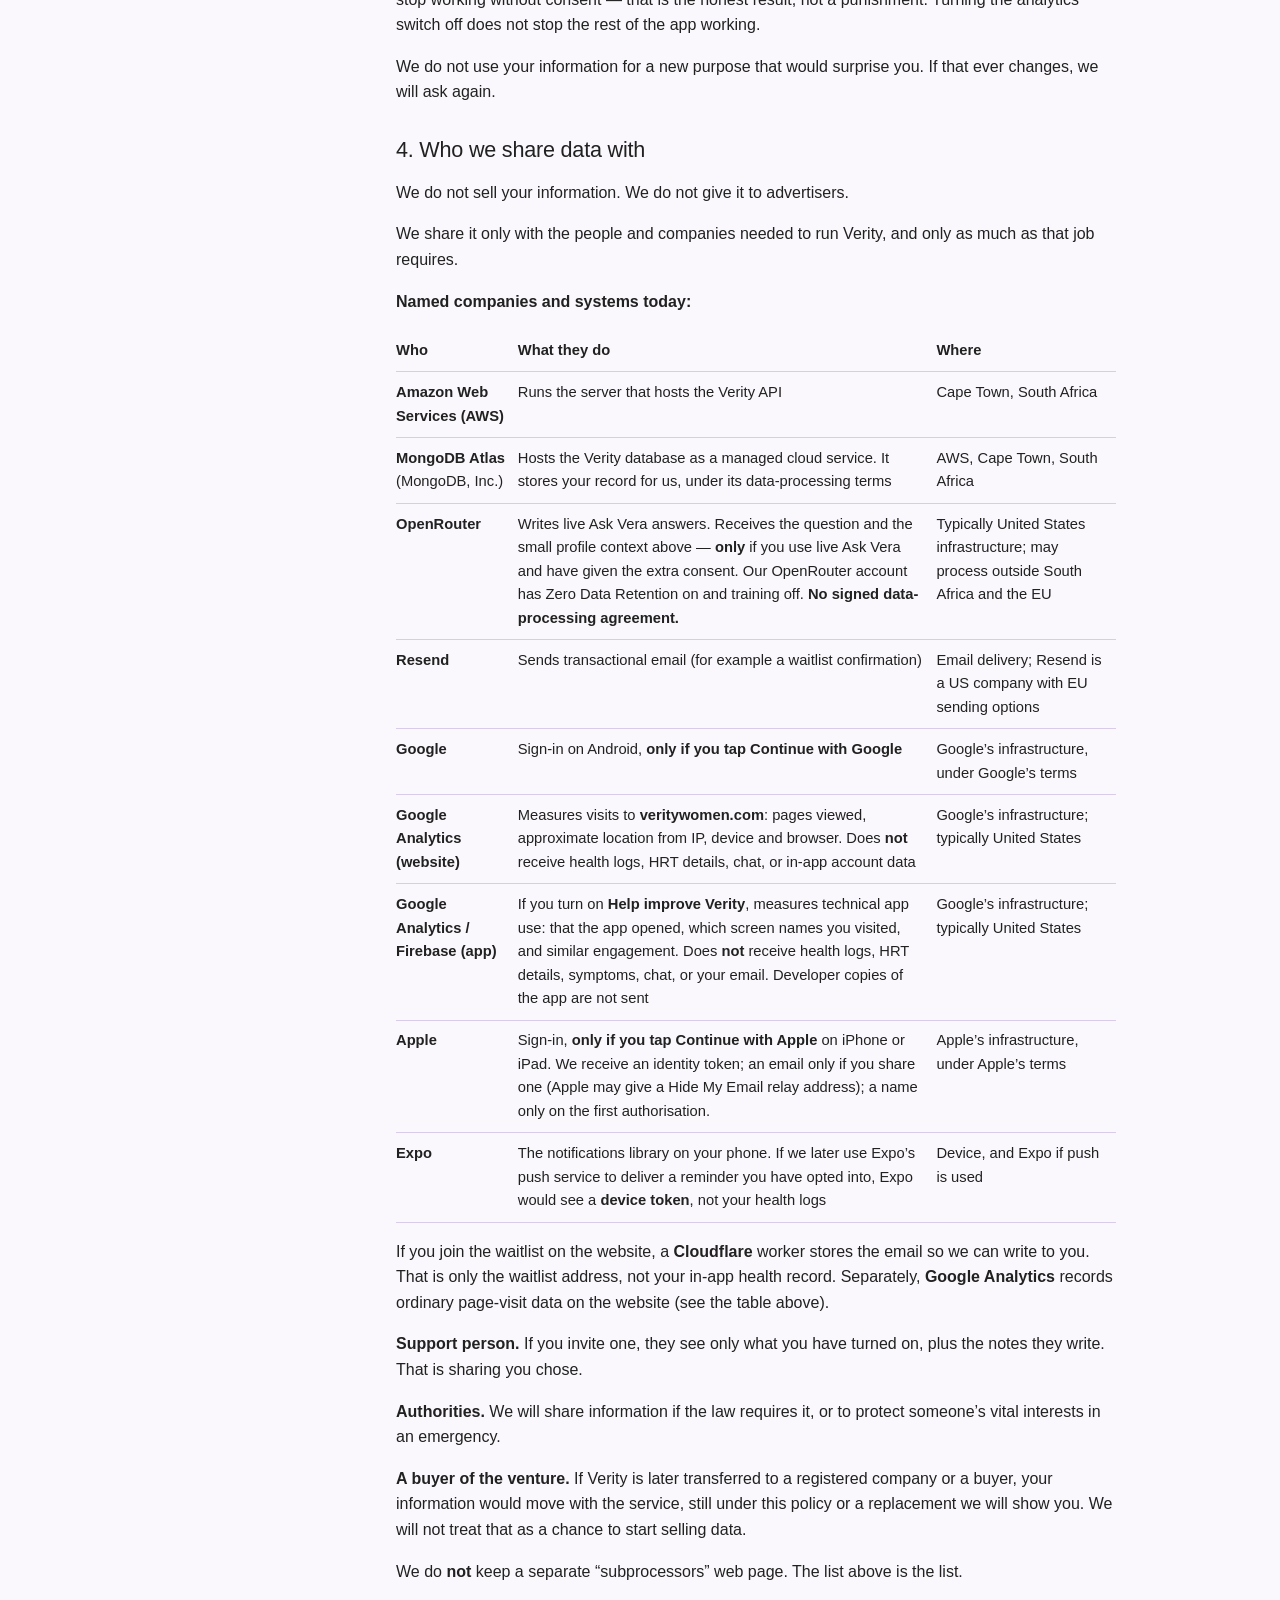
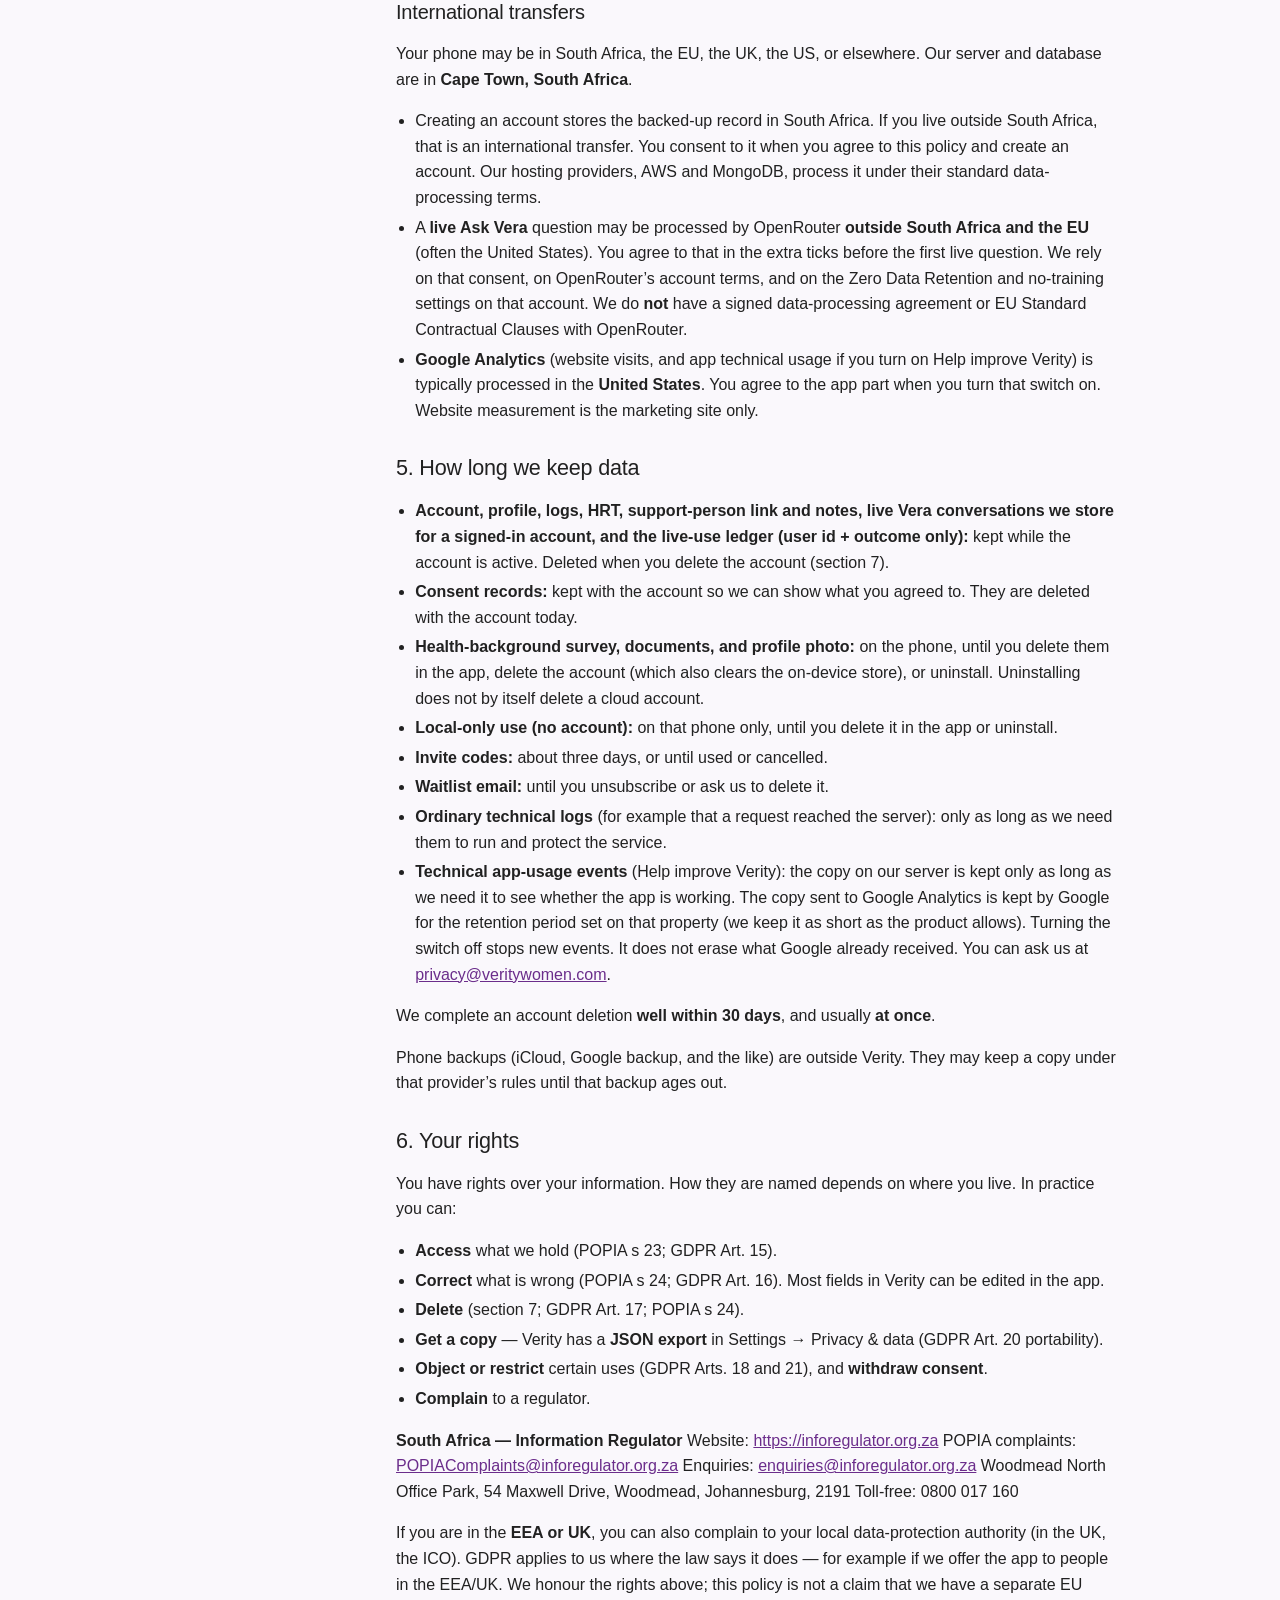
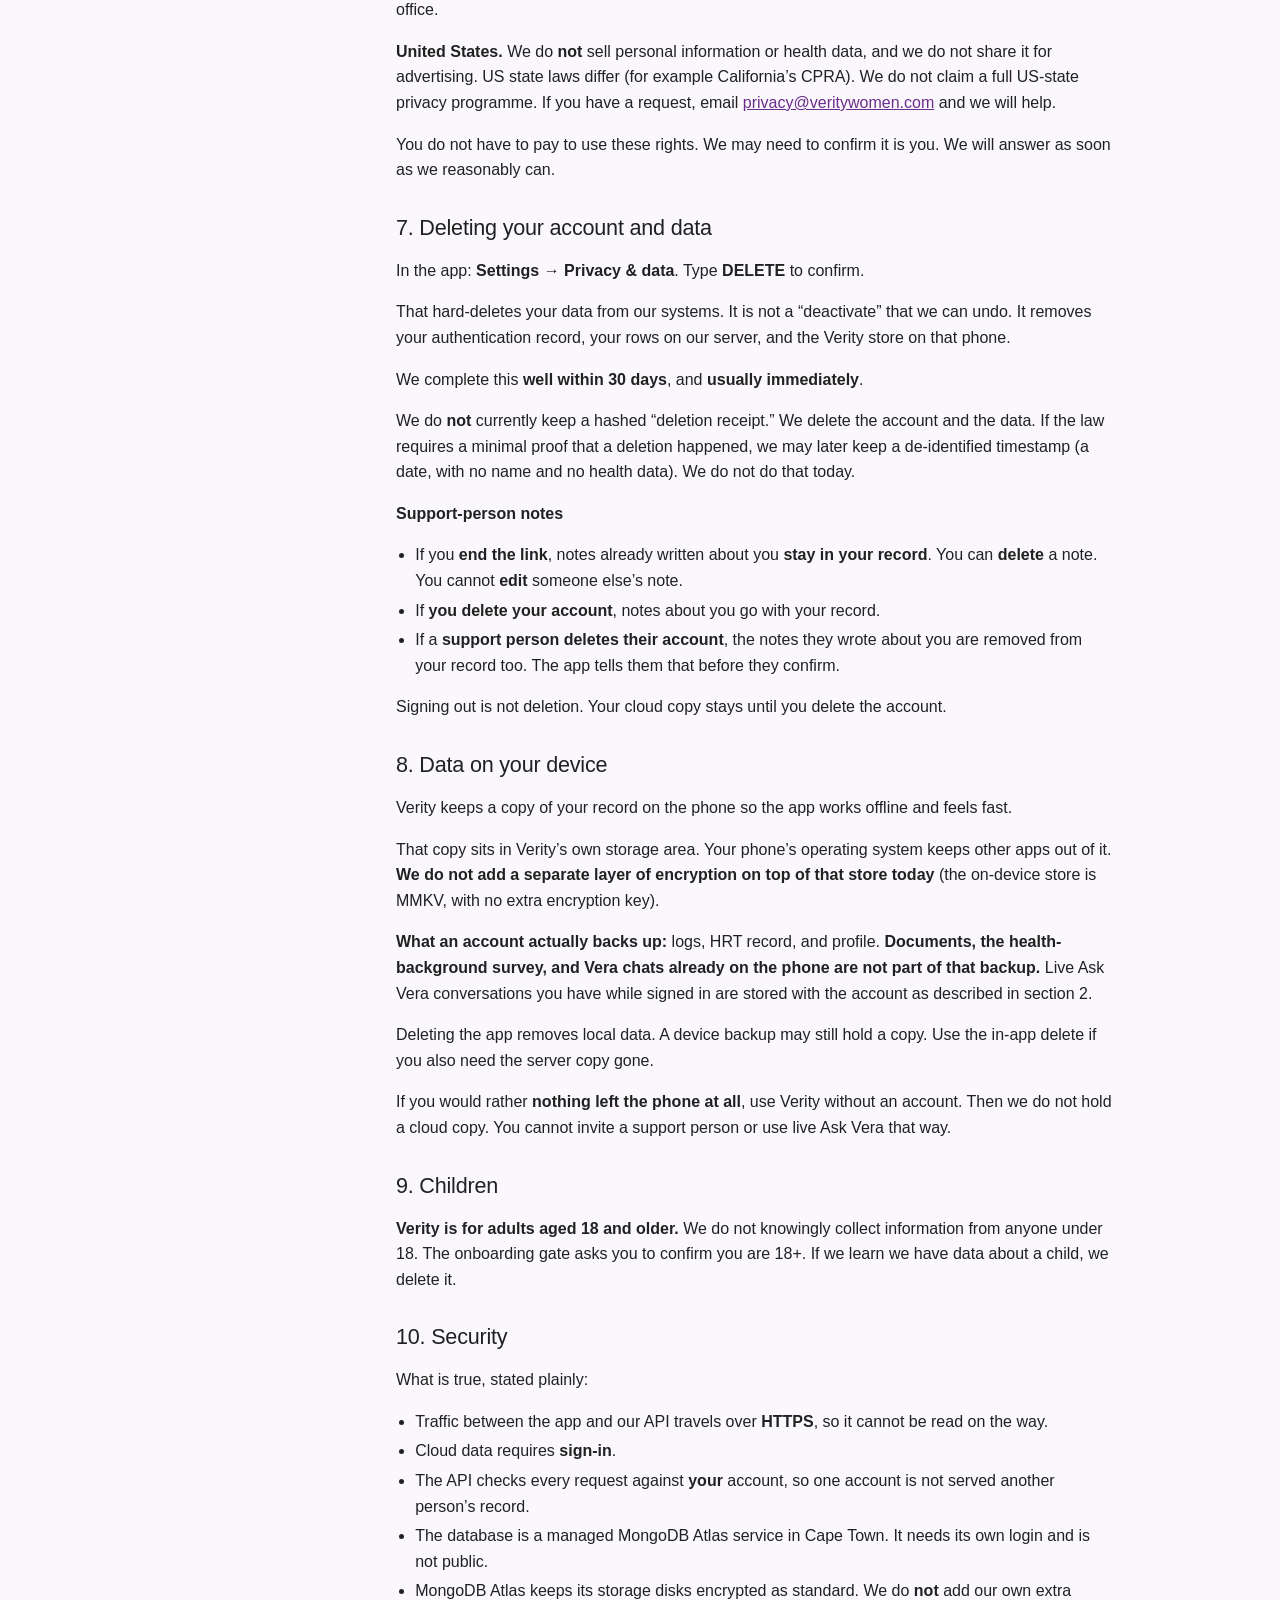
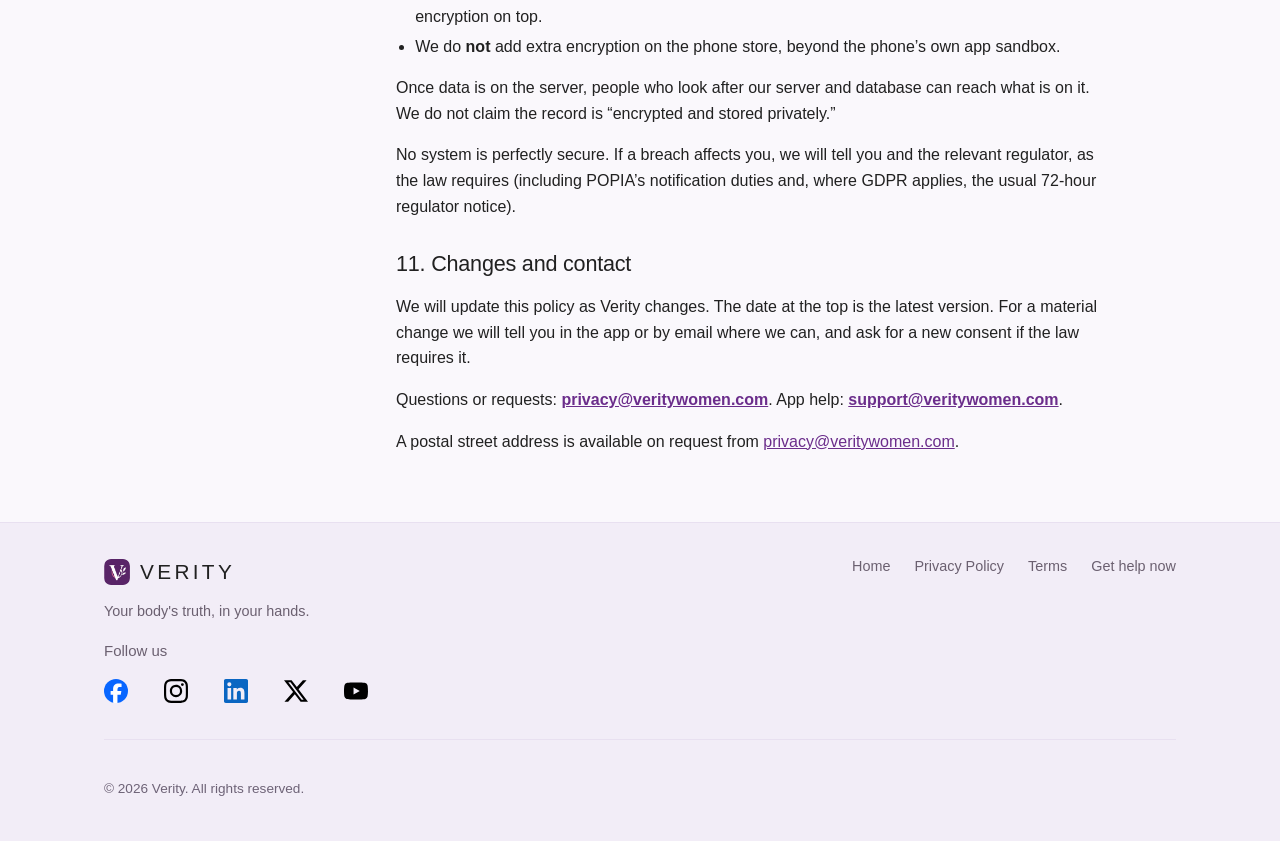
<file: privacy/index.html>
<!DOCTYPE html>
<html lang="en">
<head>
  <meta charset="UTF-8" />
  <meta name="viewport" content="width=device-width, initial-scale=1" />
  <title>Privacy Policy — Verity</title>
  <meta name="description" content="How Verity collects, uses and lets you control your personal and health data. Written for POPIA; GDPR-level baseline everywhere." />
  <meta name="theme-color" content="#6B2D8B" />
  <meta name="robots" content="index, follow" />
  <link rel="icon" type="image/png" sizes="96x96" href="/favicon-96.png" />
  <link rel="icon" type="image/png" sizes="32x32" href="/favicon-32.png" />
  <link rel="icon" type="image/png" sizes="16x16" href="/favicon-16.png" />
  <link rel="apple-touch-icon" sizes="180x180" href="/apple-touch-icon.png" />
  <link rel="stylesheet" href="/styles.css?v=20261127a" />
  <!-- Google Analytics (site visits only; Measurement ID G-VDQ16S09LS) -->
  <script async src="https://www.googletagmanager.com/gtag/js?id=G-VDQ16S09LS"></script>
  <script>
    window.dataLayer = window.dataLayer || [];
    function gtag(){dataLayer.push(arguments);}
    gtag('js', new Date());
    (function () {
      try {
        var params = new URLSearchParams(window.location.search);
        if (params.get('internal') === '1') {
          document.cookie = 'verity_ga_internal=1;path=/;max-age=31536000;SameSite=Lax;Secure';
        }
        var isInternal = document.cookie.split(';').some(function (c) {
          return c.trim().indexOf('verity_ga_internal=1') === 0;
        });
        gtag('config', 'G-VDQ16S09LS', isInternal ? { traffic_type: 'internal' } : {});
      } catch (e) {
        gtag('config', 'G-VDQ16S09LS');
      }
    })();
  </script>
</head>
<body>
  <a class="skip-link" href="#main">Skip to content</a>

  <header class="site-header">
    <div class="wrap nav">
      <a class="brand" href="/" aria-label="Verity home">
        <img class="brand-mark" src="/favicon-96.png" width="30" height="30" alt="" />
        <span class="wordmark">Verity</span>
      </a>
      <nav class="nav-links" aria-label="Primary">
        <a href="/#features">Features</a>
        <a href="/privacy">Privacy</a>
        <a href="/terms">Terms</a>
        <a class="btn btn-primary nav-cta" href="https://apps.apple.com/app/id6809762705">Get the app</a>
      </nav>
    </div>
  </header>

  <main id="main" class="legal">
    <div class="wrap legal-grid">
      <aside class="legal-toc" aria-label="On this page">
        <h2>On this page</h2>
        <ol>
          <li><a href="#s1">1. Who we are</a></li>
          <li><a href="#s2">2. What we collect</a></li>
          <li><a href="#s3">3. Why we use your data</a></li>
          <li><a href="#s4">4. Who we share data with</a></li>
          <li><a href="#s5">5. How long we keep data</a></li>
          <li><a href="#s6">6. Your rights</a></li>
          <li><a href="#s7">7. Deleting your account and data</a></li>
          <li><a href="#s8">8. Data on your device</a></li>
          <li><a href="#s9">9. Children</a></li>
          <li><a href="#s10">10. Security</a></li>
          <li><a href="#s11">11. Changes and contact</a></li>
        </ol>
      </aside>
      <article class="legal-body">
        <h1>Privacy Policy</h1>
<p class="legal-meta">Last updated 6 October 2026.</p>
<p>This policy explains what personal information Verity collects, why we use it, who we share it with, how long we keep it, and the rights you have.</p>
<p>We have written it in plain English so you can read it once and know where you stand. Short legal names (POPIA, GDPR) appear where they help a regulator. They do not change the plain meaning.</p>
<p>Verity is a hormonal-health companion for women aged 18 and over. Tagline: <em>Your body’s truth, in your hands.</em> The app is <strong>not</strong> a medical device. It does not diagnose, prescribe, or give medication doses.</p>
<p>This policy covers:</p>
<ul>
<li>the Verity app for iOS (bundle id <code>com.veritywomen.app</code>) and Android (package <code>app.verity.mobile</code>); and</li>
<li>the website <a href="https://veritywomen.com">https://veritywomen.com</a>.</li>
</ul>
<h2 id="s1">1. Who we are</h2>
<p>Verity is operated by its founders, <strong>Pierre van Rooyen</strong> and <strong>Elvera Van Rooyen</strong>, as an unincorporated venture. There is no company registration number yet. If we register a company, we will update this policy with the entity name and number.</p>
<p>For data-protection law they are the <strong>responsible party</strong> (South Africa’s Protection of Personal Information Act, 2013 — <strong>POPIA</strong>) and the <strong>controller</strong> (the EU/UK GDPR, where it applies): the people who decide why and how your information is used. They trade as <strong>Verity</strong>.</p>
<p><strong>Information Officer:</strong> Elvera Van Rooyen (Information Regulator registration <strong>2026-065680</strong>) <strong>Privacy:</strong> <a href="mailto:privacy@veritywomen.com">privacy@veritywomen.com</a> <strong>Support:</strong> <a href="mailto:support@veritywomen.com">support@veritywomen.com</a> <strong>Website:</strong> <a href="https://veritywomen.com">https://veritywomen.com</a> <strong>This policy:</strong> <a href="https://veritywomen.com/privacy">https://veritywomen.com/privacy</a> <strong>Terms of Service:</strong> <a href="https://veritywomen.com/terms">https://veritywomen.com/terms</a></p>
<p>A postal street address is available on request from <a href="mailto:privacy@veritywomen.com">privacy@veritywomen.com</a>.</p>
<h2 id="s2">2. What we collect</h2>
<p>Most of what Verity holds is <strong>health information</strong>. The law treats that as especially sensitive — “special personal information” under POPIA, and “special-category data” under the GDPR. We only collect it if you choose to use Verity and give the consents described in section 3.</p>
<p>You can use Verity <strong>without an account</strong>. Then your record stays on that phone. An account is optional. It is how we keep a copy of some of your record if the phone is lost, and it is required to invite a support person or to ask live Ask Vera in your own words.</p>
<h3>Account (only if you create one)</h3>
<ul>
<li>Email address, as Apple or Google gives it to us when you sign in.</li>
<li>New accounts have no password. Accounts made before October 2026 could use one. For those we store a one-way hash, not the password itself. We cannot read it back.</li>
<li>If you sign in with <strong>Google</strong> on Android, Google confirms who you are. We receive a token, your email, and a Google user id. We do not receive your Google contacts, Drive, photos, or search history.</li>
<li>If you sign in with <strong>Apple</strong> on iPhone or iPad, Apple confirms who you are. We receive an identity token. We receive your email only if you choose to share it (Apple may give us a Hide My Email relay address). The first time you authorise Verity, Apple may also send a name. We do not receive your Apple contacts, iCloud files, photos, or payment details.</li>
<li>Each phone shows one way in: <strong>Continue with Apple</strong> on iPhone and iPad, <strong>Continue with Google</strong> on Android.</li>
</ul>
<h3>Profile</h3>
<p>What you tell us about yourself in the app, for example:</p>
<ul>
<li>display name;</li>
<li>age or date of birth;</li>
<li>life stage (for example, regular cycles, perimenopause, menopause, postmenopause);</li>
<li>whether you are on HRT;</li>
<li>the concerns you pick during set-up.</li>
</ul>
<p>An optional <strong>profile photo</strong> stays on that phone. We store a file name in your profile so the app can show it. We do not copy the photo into our cloud backup.</p>
<h3>Health and cycle logs</h3>
<p>What you choose to log, for example:</p>
<ul>
<li>cycle entries (period days, flow, spotting);</li>
<li>symptoms — including mood, mental-health, sexual and intimate-health symptoms — and how strong they felt;</li>
<li>energy and sleep;</li>
<li>food and exercise;</li>
<li>free-text notes you type.</li>
</ul>
<h3>HRT</h3>
<p>Hormone-therapy type, how you take it, dose, brand, start date, changes, and how you said you felt.</p>
<h3>Health-background survey</h3>
<p>Longer “health background” answers (the in-app health-profile survey) <strong>stay on that phone</strong>. They are not copied into your cloud account.</p>
<h3>Documents</h3>
<p>Letters, scans and similar files you add in Verity <strong>stay on that phone</strong>. There is no documents upload to our servers.</p>
<h3>Doctor report</h3>
<p>You can build a PDF to take to a clinician. That file is created <strong>on your phone</strong>. If you share it (email, messaging, files), it leaves through the app you choose, under that app’s rules. We do not receive a copy of the share.</p>
<h3>Support-person mode</h3>
<p>If you invite someone:</p>
<ul>
<li>a one-time invite code (it lasts about three days);</li>
<li>the link between your accounts;</li>
<li>the categories you have turned on for them, if any;</li>
<li>notes they write about how you seemed.</li>
</ul>
<p>They see <strong>nothing of yours</strong> until you opt in, category by category. The categories you can share are: symptoms, sleep and energy, cycle, and HRT. <strong>Vera chats, the health-background survey, and documents cannot be shared.</strong> There is no switch for those.</p>
<p>If you are the support person, we store the notes you write about the person you support, and your own account details. You do not get their health record unless they turn a category on.</p>
<h3>Vera — ready answers (Ask Vera)</h3>
<p>Ask Vera’s ready answers are pre-written articles from a cited evidence library, served <strong>on your device</strong>. Reading them does not send the question to an AI model and does not need a network call for the answer. We do not collect the text of those taps as a health record.</p>
<p>Those articles are <strong>general educational information from cited sources</strong>. A clinician review is underway. <strong>They are not currently clinician-signed in the production app.</strong> They are not medical advice.</p>
<h3>Vera — live Ask Vera (optional, uses an AI model)</h3>
<p>Live Ask Vera is <strong>on</strong>. You type a question in your own words.</p>
<ul>
<li>The app sends the question to the <strong>Verity API</strong> on our server in South Africa, which sends it to <strong>OpenRouter</strong> (a third-party AI service, typically on US infrastructure) so a language model can draft an answer. Ask Vera is not medical advice and is not a medical device.</li>
<li>On that OpenRouter account we turn on <strong>Zero Data Retention</strong> and we block providers that train on prompts. Every live request also asks OpenRouter not to retain the prompt and not to use it for training. We do <strong>not</strong> have a signed data-processing agreement with OpenRouter. We do not claim HIPAA, a Business Associate Agreement, or that health data never leaves the phone.</li>
<li>Sent with the question, so the answer can fit you: age, life stage, HRT status, recent symptoms, and how you have been eating. <strong>Not</strong> your name or email.</li>
<li><strong>Extra consent ticks</strong> appear before your first live question. You must agree that Vera is AI, not a doctor, and that the question is sent to our AI provider.</li>
<li>You need an account. There is a <strong>monthly allowance</strong>: 15 live questions a calendar month. There is no paid plan and no in-app purchase.</li>
<li>Crisis, dose, or otherwise unsafe questions are stopped on our server. They <strong>never reach the model</strong>, are not stored as a conversation, and do not use up a question.</li>
<li>If the live call fails, you see an honest “unavailable” message. The app <strong>must not</strong> invent a fake health answer.</li>
</ul>
<p><strong>What we log on the server about live use:</strong> a user id and an outcome code (for example, that an answer was given, or that a question was blocked). <strong>Never</strong> the question text, the answer text, or the API key, in those logs.</p>
<p><strong>Where the conversation itself lives:</strong></p>
<ul>
<li>Without an account, any on-device demo chat stays on that phone.</li>
<li>The one-time <strong>cloud backup</strong> when you first sign in copies logs, HRT and profile. It does <strong>not</strong> copy documents, the health-background survey, or Vera chats that were already on the phone.</li>
<li>If you use live Ask Vera <strong>while signed in</strong>, we keep that conversation with your account on our server in South Africa so it can show again in the app. Deleting your account deletes it.</li>
</ul>
<p>Live answers are <strong>AI-generated and can be wrong</strong>. They are <strong>not clinician-reviewed</strong>.</p>
<h3>Consent records</h3>
<p>Which boxes you ticked, the consent version shown (<strong>currently 1.1</strong>), and the time. None of the onboarding boxes is pre-ticked. The four onboarding consents are:</p>
<p>1. storing your health data on your device and in the cloud; 2. that Vera is an AI companion, not a medical professional; 3. the Privacy Policy and Terms of Service; 4. that you are 18 or older.</p>
<p>Live Ask Vera has its own extra ticks, stored with a separate version stamp, before the first live question.</p>
<p>If you join as a support person, you tick the same four kinds of box. The health-data box is about <strong>notes you write about the person you support</strong>, not about your own hormones.</p>
<h3>Technical data</h3>
<p>To run the app we necessarily see ordinary connection information: that a signed-in request reached our server, roughly when, from an IP address, and which account the sign-in belongs to. We do not collect advertising identifiers. We do not embed advertising or social-media tracking SDKs. We do not currently use a separate crash-reporting company (for example Sentry or Crashlytics).</p>
<p>If you turn on <strong>Help improve Verity</strong> (Settings → Privacy &amp; data; it starts off), we record technical usage: that the app opened, and which screen names you visited. A copy of those events can live on our server in South Africa. We also send that same kind of technical usage to <strong>Google Analytics (Firebase)</strong>. Neither copy includes health logs, HRT details, symptoms, chat, or your email. Developer copies of the app are not sent to Google. You can turn the switch off at any time.</p>
<p>On the <strong>website</strong> (<a href="https://veritywomen.com">veritywomen.com</a>), we use <strong>Google Analytics</strong> to understand which pages people open and how the site is used. Google receives ordinary visit data (for example IP address used to estimate location, device and browser type, and pages viewed). That is technical visit data for the marketing site. It is not your in-app health record.</p>

<h3>Reminders</h3>
<p>If you turn reminders on (morning or evening check-in, or an HRT check-in a few weeks after a change), they are scheduled <strong>on your phone</strong>. We do not currently send those reminders through a separate push server. The app uses Expo’s notifications library to talk to your phone’s own reminder system.</p>
<h3>Website</h3>
<p>If you visit <a href="https://veritywomen.com">veritywomen.com</a> or join a waitlist, we may keep the email address you type so we can write to you, and we send a confirmation email. You can ask us to delete that address.</p>
<h3>What we do not do</h3>
<ul>
<li>We do not sell your data.</li>
<li>We do not share it with advertisers or ad networks.</li>
<li>We do not use your health data to target ads.</li>
<li>We do not put a provider API key or model id in the app.</li>
<li>We do not claim HIPAA, a Business Associate Agreement, or a signed data-processing agreement with OpenRouter.</li>
</ul>
<h2 id="s3">3. Why we use your data</h2>
<div class="legal-table-wrap"><table>
<tr><th>What we do</th><th>Why, in plain language</th><th>Legal basis</th></tr>
<tr><td>Store what you log, show trends, and build your doctor report</td><td>That is the app you asked for</td><td><strong>Health data:</strong> your <strong>explicit consent</strong> (POPIA s 27(1)(a); GDPR Art. 9(2)(a) where it applies). <strong>Account and similar non-health details:</strong> performing our contract with you (GDPR Art. 6(1)(b) where it applies).</td></tr>
<tr><td>Keep a cloud copy of logs, HRT and profile if you create an account</td><td>So a lost phone does not take the whole record</td><td>Same consents; you can stay local-only instead</td></tr>
<tr><td>Serve Vera’s curated Q&amp;A on the device</td><td>General educational information you chose to open</td><td>Your consent; the answer itself does not leave the phone</td></tr>
<tr><td>Send a live question to an AI provider</td><td>So Vera can answer in your own words</td><td>Extra <strong>explicit consent</strong> before the first live question</td></tr>
<tr><td>Support-person notes and optional shared categories</td><td>So someone you trust can notice what you asked them to see</td><td>Your opt-in per category, and their consent to store notes about you</td></tr>
<tr><td>Service emails (for example a waitlist confirmation)</td><td>So we can answer what you asked for</td><td>Contract / your request</td></tr>
<tr><td>Record technical app use if you turn on <strong>Help improve Verity</strong></td><td>So we can see which screens people open — not to read your health record</td><td>Your consent (that switch). You can turn it off any time</td></tr>
<tr><td>Keep the service running, fix bugs, stop abuse</td><td>So the app stays up and other people’s records stay theirs</td><td>Legitimate interests in running a secure service (GDPR Art. 6(1)(f); POPIA s 11), balanced against your rights</td></tr>
<tr><td>Meet the law</td><td>For example, a regulator request we are required to answer</td><td>Legal obligation</td></tr>
</table></div>
<p>You can <strong>withdraw consent</strong> at any time by stopping use, turning a support-person category off, not using live Ask Vera, turning <strong>Help improve Verity</strong> off in Settings → Privacy &amp; data, or deleting your account (section 7). Withdrawal does not undo work already done lawfully. Some parts of the app will stop working without consent — that is the honest result, not a punishment. Turning the analytics switch off does not stop the rest of the app working.</p>
<p>We do not use your information for a new purpose that would surprise you. If that ever changes, we will ask again.</p>
<h2 id="s4">4. Who we share data with</h2>
<p>We do not sell your information. We do not give it to advertisers.</p>
<p>We share it only with the people and companies needed to run Verity, and only as much as that job requires.</p>
<p><strong>Named companies and systems today:</strong></p>
<div class="legal-table-wrap"><table>
<tr><th>Who</th><th>What they do</th><th>Where</th></tr>
<tr><td><strong>Amazon Web Services (AWS)</strong></td><td>Runs the server that hosts the Verity API</td><td>Cape Town, South Africa</td></tr>
<tr><td><strong>MongoDB Atlas</strong> (MongoDB, Inc.)</td><td>Hosts the Verity database as a managed cloud service. It stores your record for us, under its data-processing terms</td><td>AWS, Cape Town, South Africa</td></tr>
<tr><td><strong>OpenRouter</strong></td><td>Writes live Ask Vera answers. Receives the question and the small profile context above — <strong>only</strong> if you use live Ask Vera and have given the extra consent. Our OpenRouter account has Zero Data Retention on and training off. <strong>No signed data-processing agreement.</strong></td><td>Typically United States infrastructure; may process outside South Africa and the EU</td></tr>
<tr><td><strong>Resend</strong></td><td>Sends transactional email (for example a waitlist confirmation)</td><td>Email delivery; Resend is a US company with EU sending options</td></tr>
<tr><td><strong>Google</strong></td><td>Sign-in on Android, <strong>only if you tap Continue with Google</strong></td><td>Google’s infrastructure, under Google’s terms</td></tr>
<tr><td><strong>Google Analytics (website)</strong></td><td>Measures visits to <strong>veritywomen.com</strong>: pages viewed, approximate location from IP, device and browser. Does <strong>not</strong> receive health logs, HRT details, chat, or in-app account data</td><td>Google’s infrastructure; typically United States</td></tr>
<tr><td><strong>Google Analytics / Firebase (app)</strong></td><td>If you turn on <strong>Help improve Verity</strong>, measures technical app use: that the app opened, which screen names you visited, and similar engagement. Does <strong>not</strong> receive health logs, HRT details, symptoms, chat, or your email. Developer copies of the app are not sent</td><td>Google’s infrastructure; typically United States</td></tr>
<tr><td><strong>Apple</strong></td><td>Sign-in, <strong>only if you tap Continue with Apple</strong> on iPhone or iPad. We receive an identity token; an email only if you share one (Apple may give a Hide My Email relay address); a name only on the first authorisation.</td><td>Apple’s infrastructure, under Apple’s terms</td></tr>
<tr><td><strong>Expo</strong></td><td>The notifications library on your phone. If we later use Expo’s push service to deliver a reminder you have opted into, Expo would see a <strong>device token</strong>, not your health logs</td><td>Device, and Expo if push is used</td></tr>
</table></div>
<p>If you join the waitlist on the website, a <strong>Cloudflare</strong> worker stores the email so we can write to you. That is only the waitlist address, not your in-app health record. Separately, <strong>Google Analytics</strong> records ordinary page-visit data on the website (see the table above).</p>
<p><strong>Support person.</strong> If you invite one, they see only what you have turned on, plus the notes they write. That is sharing you chose.</p>
<p><strong>Authorities.</strong> We will share information if the law requires it, or to protect someone’s vital interests in an emergency.</p>
<p><strong>A buyer of the venture.</strong> If Verity is later transferred to a registered company or a buyer, your information would move with the service, still under this policy or a replacement we will show you. We will not treat that as a chance to start selling data.</p>
<p>We do <strong>not</strong> keep a separate “subprocessors” web page. The list above is the list.</p>
<h3>International transfers</h3>
<p>Your phone may be in South Africa, the EU, the UK, the US, or elsewhere. Our server and database are in <strong>Cape Town, South Africa</strong>.</p>
<ul>
<li>Creating an account stores the backed-up record in South Africa. If you live outside South Africa, that is an international transfer. You consent to it when you agree to this policy and create an account. Our hosting providers, AWS and MongoDB, process it under their standard data-processing terms.</li>
<li>A <strong>live Ask Vera</strong> question may be processed by OpenRouter <strong>outside South Africa and the EU</strong> (often the United States). You agree to that in the extra ticks before the first live question. We rely on that consent, on OpenRouter’s account terms, and on the Zero Data Retention and no-training settings on that account. We do <strong>not</strong> have a signed data-processing agreement or EU Standard Contractual Clauses with OpenRouter.</li>
<li><strong>Google Analytics</strong> (website visits, and app technical usage if you turn on Help improve Verity) is typically processed in the <strong>United States</strong>. You agree to the app part when you turn that switch on. Website measurement is the marketing site only.</li>
</ul>
<h2 id="s5">5. How long we keep data</h2>
<ul>
<li><strong>Account, profile, logs, HRT, support-person link and notes, live Vera conversations we store for a signed-in account, and the live-use ledger (user id + outcome only):</strong> kept while the account is active. Deleted when you delete the account (section 7).</li>
<li><strong>Consent records:</strong> kept with the account so we can show what you agreed to. They are deleted with the account today.</li>
<li><strong>Health-background survey, documents, and profile photo:</strong> on the phone, until you delete them in the app, delete the account (which also clears the on-device store), or uninstall. Uninstalling does not by itself delete a cloud account.</li>
<li><strong>Local-only use (no account):</strong> on that phone only, until you delete it in the app or uninstall.</li>
<li><strong>Invite codes:</strong> about three days, or until used or cancelled.</li>
<li><strong>Waitlist email:</strong> until you unsubscribe or ask us to delete it.</li>
<li><strong>Ordinary technical logs</strong> (for example that a request reached the server): only as long as we need them to run and protect the service.</li>
<li><strong>Technical app-usage events</strong> (Help improve Verity): the copy on our server is kept only as long as we need it to see whether the app is working. The copy sent to Google Analytics is kept by Google for the retention period set on that property (we keep it as short as the product allows). Turning the switch off stops new events. It does not erase what Google already received. You can ask us at <a href="mailto:privacy@veritywomen.com">privacy@veritywomen.com</a>.</li>
</ul>
<p>We complete an account deletion <strong>well within 30 days</strong>, and usually <strong>at once</strong>.</p>
<p>Phone backups (iCloud, Google backup, and the like) are outside Verity. They may keep a copy under that provider’s rules until that backup ages out.</p>
<h2 id="s6">6. Your rights</h2>
<p>You have rights over your information. How they are named depends on where you live. In practice you can:</p>
<ul>
<li><strong>Access</strong> what we hold (POPIA s 23; GDPR Art. 15).</li>
<li><strong>Correct</strong> what is wrong (POPIA s 24; GDPR Art. 16). Most fields in Verity can be edited in the app.</li>
<li><strong>Delete</strong> (section 7; GDPR Art. 17; POPIA s 24).</li>
<li><strong>Get a copy</strong> — Verity has a <strong>JSON export</strong> in Settings → Privacy &amp; data (GDPR Art. 20 portability).</li>
<li><strong>Object or restrict</strong> certain uses (GDPR Arts. 18 and 21), and <strong>withdraw consent</strong>.</li>
<li><strong>Complain</strong> to a regulator.</li>
</ul>
<p><strong>South Africa — Information Regulator</strong> Website: <a href="https://inforegulator.org.za">https://inforegulator.org.za</a> POPIA complaints: <a href="mailto:POPIAComplaints@inforegulator.org.za">POPIAComplaints@inforegulator.org.za</a> Enquiries: <a href="mailto:enquiries@inforegulator.org.za">enquiries@inforegulator.org.za</a> Woodmead North Office Park, 54 Maxwell Drive, Woodmead, Johannesburg, 2191 Toll-free: 0800 017 160</p>
<p>If you are in the <strong>EEA or UK</strong>, you can also complain to your local data-protection authority (in the UK, the ICO). GDPR applies to us where the law says it does — for example if we offer the app to people in the EEA/UK. We honour the rights above; this policy is not a claim that we have a separate EU office.</p>
<p><strong>United States.</strong> We do <strong>not</strong> sell personal information or health data, and we do not share it for advertising. US state laws differ (for example California’s CPRA). We do not claim a full US-state privacy programme. If you have a request, email <a href="mailto:privacy@veritywomen.com">privacy@veritywomen.com</a> and we will help.</p>
<p>You do not have to pay to use these rights. We may need to confirm it is you. We will answer as soon as we reasonably can.</p>
<h2 id="s7">7. Deleting your account and data</h2>
<p>In the app: <strong>Settings → Privacy &amp; data</strong>. Type <strong>DELETE</strong> to confirm.</p>
<p>That hard-deletes your data from our systems. It is not a “deactivate” that we can undo. It removes your authentication record, your rows on our server, and the Verity store on that phone.</p>
<p>We complete this <strong>well within 30 days</strong>, and <strong>usually immediately</strong>.</p>
<p>We do <strong>not</strong> currently keep a hashed “deletion receipt.” We delete the account and the data. If the law requires a minimal proof that a deletion happened, we may later keep a de-identified timestamp (a date, with no name and no health data). We do not do that today.</p>
<p><strong>Support-person notes</strong></p>
<ul>
<li>If you <strong>end the link</strong>, notes already written about you <strong>stay in your record</strong>. You can <strong>delete</strong> a note. You cannot <strong>edit</strong> someone else’s note.</li>
<li>If <strong>you delete your account</strong>, notes about you go with your record.</li>
<li>If a <strong>support person deletes their account</strong>, the notes they wrote about you are removed from your record too. The app tells them that before they confirm.</li>
</ul>
<p>Signing out is not deletion. Your cloud copy stays until you delete the account.</p>
<h2 id="s8">8. Data on your device</h2>
<p>Verity keeps a copy of your record on the phone so the app works offline and feels fast.</p>
<p>That copy sits in Verity’s own storage area. Your phone’s operating system keeps other apps out of it. <strong>We do not add a separate layer of encryption on top of that store today</strong> (the on-device store is MMKV, with no extra encryption key).</p>
<p><strong>What an account actually backs up:</strong> logs, HRT record, and profile. <strong>Documents, the health-background survey, and Vera chats already on the phone are not part of that backup.</strong> Live Ask Vera conversations you have while signed in are stored with the account as described in section 2.</p>
<p>Deleting the app removes local data. A device backup may still hold a copy. Use the in-app delete if you also need the server copy gone.</p>
<p>If you would rather <strong>nothing left the phone at all</strong>, use Verity without an account. Then we do not hold a cloud copy. You cannot invite a support person or use live Ask Vera that way.</p>
<h2 id="s9">9. Children</h2>
<p><strong>Verity is for adults aged 18 and older.</strong> We do not knowingly collect information from anyone under 18. The onboarding gate asks you to confirm you are 18+. If we learn we have data about a child, we delete it.</p>
<h2 id="s10">10. Security</h2>
<p>What is true, stated plainly:</p>
<ul>
<li>Traffic between the app and our API travels over <strong>HTTPS</strong>, so it cannot be read on the way.</li>
<li>Cloud data requires <strong>sign-in</strong>.</li>
<li>The API checks every request against <strong>your</strong> account, so one account is not served another person’s record.</li>
<li>The database is a managed MongoDB Atlas service in Cape Town. It needs its own login and is not public.</li>
<li>MongoDB Atlas keeps its storage disks encrypted as standard. We do <strong>not</strong> add our own extra encryption on top.</li>
<li>We do <strong>not</strong> add extra encryption on the phone store, beyond the phone’s own app sandbox.</li>
</ul>
<p>Once data is on the server, people who look after our server and database can reach what is on it. We do not claim the record is “encrypted and stored privately.”</p>
<p>No system is perfectly secure. If a breach affects you, we will tell you and the relevant regulator, as the law requires (including POPIA’s notification duties and, where GDPR applies, the usual 72-hour regulator notice).</p>
<h2 id="s11">11. Changes and contact</h2>
<p>We will update this policy as Verity changes. The date at the top is the latest version. For a material change we will tell you in the app or by email where we can, and ask for a new consent if the law requires it.</p>
<p>Questions or requests: <strong><a href="mailto:privacy@veritywomen.com">privacy@veritywomen.com</a></strong>. App help: <strong><a href="mailto:support@veritywomen.com">support@veritywomen.com</a></strong>.</p>
<p>A postal street address is available on request from <a href="mailto:privacy@veritywomen.com">privacy@veritywomen.com</a>.</p>
      </article>

    </div>
  </main>

  <footer class="site-footer">
    <div class="wrap">
      <div class="footer-grid">
        <div class="footer-brand">
          <a class="brand" href="/" aria-label="Verity home">
            <img class="brand-mark" src="/favicon-96.png" width="26" height="26" alt="" />
            <span class="wordmark">Verity</span>
          </a>
          <p>Your body's truth, in your hands.</p>
          <div class="footer-social">
            <p class="footer-social-label">Follow us</p>
            <ul class="social-icons">
              <li><a class="social-icon social-icon--facebook" data-social="facebook" href="https://www.facebook.com/veritywomen" target="_blank" rel="noopener noreferrer" aria-label="Verity on Facebook"><svg width="24" height="24" viewBox="0 0 24 24" aria-hidden="true" focusable="false"><circle cx="12" cy="12" r="12" fill="#0866FF"/><path fill="#FFFFFF" d="M9.101 23.691v-7.98H6.627v-3.667h2.474v-1.58c0-4.085 1.848-5.978 5.858-5.978.401 0 .955.042 1.468.103a8.68 8.68 0 0 1 1.141.195v3.325a8.623 8.623 0 0 0-.653-.036 26.805 26.805 0 0 0-.733-.009c-.707 0-1.259.096-1.675.309a1.686 1.686 0 0 0-.679.622c-.258.42-.374.995-.374 1.752v1.297h3.919l-.386 2.103-.287 1.564h-3.246v8.245A12 12 0 0 1 9.101 23.691Z"/></svg></a></li>
              <li><a class="social-icon social-icon--instagram" data-social="instagram" href="https://www.instagram.com/veritywomen/" target="_blank" rel="noopener noreferrer" aria-label="Verity on Instagram"><svg width="24" height="24" viewBox="0 0 24 24" fill="currentColor" aria-hidden="true" focusable="false"><path d="M7.0301.084c-1.2768.0602-2.1487.264-2.911.5634-.7888.3075-1.4575.72-2.1228 1.3877-.6652.6677-1.075 1.3368-1.3802 2.127-.2954.7638-.4956 1.6365-.552 2.914-.0564 1.2775-.0689 1.6882-.0626 4.947.0062 3.2586.0206 3.6671.0825 4.9473.061 1.2765.264 2.1482.5635 2.9107.308.7889.72 1.4573 1.388 2.1228.6679.6655 1.3365 1.0743 2.1285 1.38.7632.295 1.6361.4961 2.9134.552 1.2773.056 1.6884.069 4.9462.0627 3.2578-.0062 3.668-.0207 4.9478-.0814 1.28-.0607 2.147-.2652 2.9098-.5633.7889-.3086 1.4578-.72 2.1228-1.3881.665-.6682 1.0745-1.3378 1.3795-2.1284.2957-.7632.4966-1.636.552-2.9124.056-1.2809.0692-1.6898.063-4.948-.0063-3.2583-.021-3.6668-.0817-4.9465-.0607-1.2797-.264-2.1487-.5633-2.9117-.3084-.7889-.72-1.4568-1.3876-2.1228C21.2982 1.33 20.628.9208 19.8378.6165 19.074.321 18.2017.1197 16.9244.0645 15.6471.0093 15.236-.005 11.977.0014 8.718.0076 8.31.0215 7.0301.0839m.1402 21.6932c-1.17-.0509-1.8053-.2453-2.2287-.408-.5606-.216-.96-.4771-1.3819-.895-.422-.4178-.6811-.8186-.9-1.378-.1644-.4234-.3624-1.058-.4171-2.228-.0595-1.2645-.072-1.6442-.079-4.848-.007-3.2037.0053-3.583.0607-4.848.05-1.169.2456-1.805.408-2.2282.216-.5613.4762-.96.895-1.3816.4188-.4217.8184-.6814 1.3783-.9003.423-.1651 1.0575-.3614 2.227-.4171 1.2655-.06 1.6447-.072 4.848-.079 3.2033-.007 3.5835.005 4.8495.0608 1.169.0508 1.8053.2445 2.228.408.5608.216.96.4754 1.3816.895.4217.4194.6816.8176.9005 1.3787.1653.4217.3617 1.056.4169 2.2263.0602 1.2655.0739 1.645.0796 4.848.0058 3.203-.0055 3.5834-.061 4.848-.051 1.17-.245 1.8055-.408 2.2294-.216.5604-.4763.96-.8954 1.3814-.419.4215-.8181.6811-1.3783.9-.4224.1649-1.0577.3617-2.2262.4174-1.2656.0595-1.6448.072-4.8493.079-3.2045.007-3.5825-.006-4.848-.0608M16.953 5.5864A1.44 1.44 0 1 0 18.39 4.144a1.44 1.44 0 0 0-1.437 1.4424M5.8385 12.012c.0067 3.4032 2.7706 6.1557 6.173 6.1493 3.4026-.0065 6.157-2.7701 6.1506-6.1733-.0065-3.4032-2.771-6.1565-6.174-6.1498-3.403.0067-6.156 2.771-6.1496 6.1738M8 12.0077a4 4 0 1 1 4.008 3.9921A3.9996 3.9996 0 0 1 8 12.0077"/></svg></a></li>
              <li><a class="social-icon social-icon--linkedin" data-social="linkedin" href="https://www.linkedin.com/company/verity-women/" target="_blank" rel="noopener noreferrer" aria-label="Verity on LinkedIn"><svg width="24" height="24" viewBox="0 0 24 24" fill="currentColor" aria-hidden="true" focusable="false"><path d="M20.45 20.45h-3.56v-5.57c0-1.33-.03-3.04-1.85-3.04-1.86 0-2.14 1.45-2.14 2.94v5.67H9.34V9h3.42v1.56h.05c.48-.9 1.64-1.85 3.37-1.85 3.6 0 4.27 2.37 4.27 5.46v6.28zM5.34 7.43a2.07 2.07 0 1 1 0-4.14 2.07 2.07 0 0 1 0 4.14zM7.12 20.45H3.55V9h3.57v11.45zM22.22 0H1.77C.79 0 0 .77 0 1.73v20.54C0 23.23.79 24 1.77 24h20.45c.98 0 1.78-.77 1.78-1.73V1.73C24 .77 23.2 0 22.22 0z"/></svg></a></li>
              <li><a class="social-icon social-icon--x" data-social="x" href="https://x.com/veritywomenapp" target="_blank" rel="noopener noreferrer" aria-label="Verity on X"><svg width="24" height="24" viewBox="0 0 24 24" fill="currentColor" aria-hidden="true" focusable="false"><path d="M18.901 1.153h3.68l-8.04 9.19L24 22.846h-7.406l-5.8-7.584-6.638 7.584H.474l8.6-9.83L0 1.154h7.594l5.243 6.932ZM17.61 20.644h2.039L6.486 3.24H4.298Z"/></svg></a></li>
              <li><a class="social-icon social-icon--youtube" data-social="youtube" href="https://www.youtube.com/@VerityWomen" target="_blank" rel="noopener noreferrer" aria-label="Verity on YouTube"><svg width="24" height="24" viewBox="0 0 24 24" fill="currentColor" aria-hidden="true" focusable="false"><path d="M23.498 6.186a3.016 3.016 0 0 0-2.122-2.136C19.505 3.545 12 3.545 12 3.545s-7.505 0-9.377.505A3.017 3.017 0 0 0 .502 6.186C0 8.07 0 12 0 12s0 3.93.502 5.814a3.016 3.016 0 0 0 2.122 2.136c1.871.505 9.376.505 9.376.505s7.505 0 9.377-.505a3.015 3.015 0 0 0 2.122-2.136C24 15.93 24 12 24 12s0-3.93-.502-5.814zM9.545 15.568V8.432L15.818 12l-6.273 3.568z"/></svg></a></li>
            </ul>
          </div>
        </div>
        <nav class="footer-links" aria-label="Footer">
          <a href="/">Home</a>
          <a href="/privacy/">Privacy Policy</a>
          <a href="/terms/">Terms</a>
          <a href="/help/">Get help now</a>
        </nav>
      </div>
      <div class="footer-bottom">
        <p>© <span id="year">2026</span> Verity. All rights reserved.</p>
      </div>
    </div>
  </footer>
  <script src="/script.js?v=20261127a" defer></script>
</body>
</html>
</file>
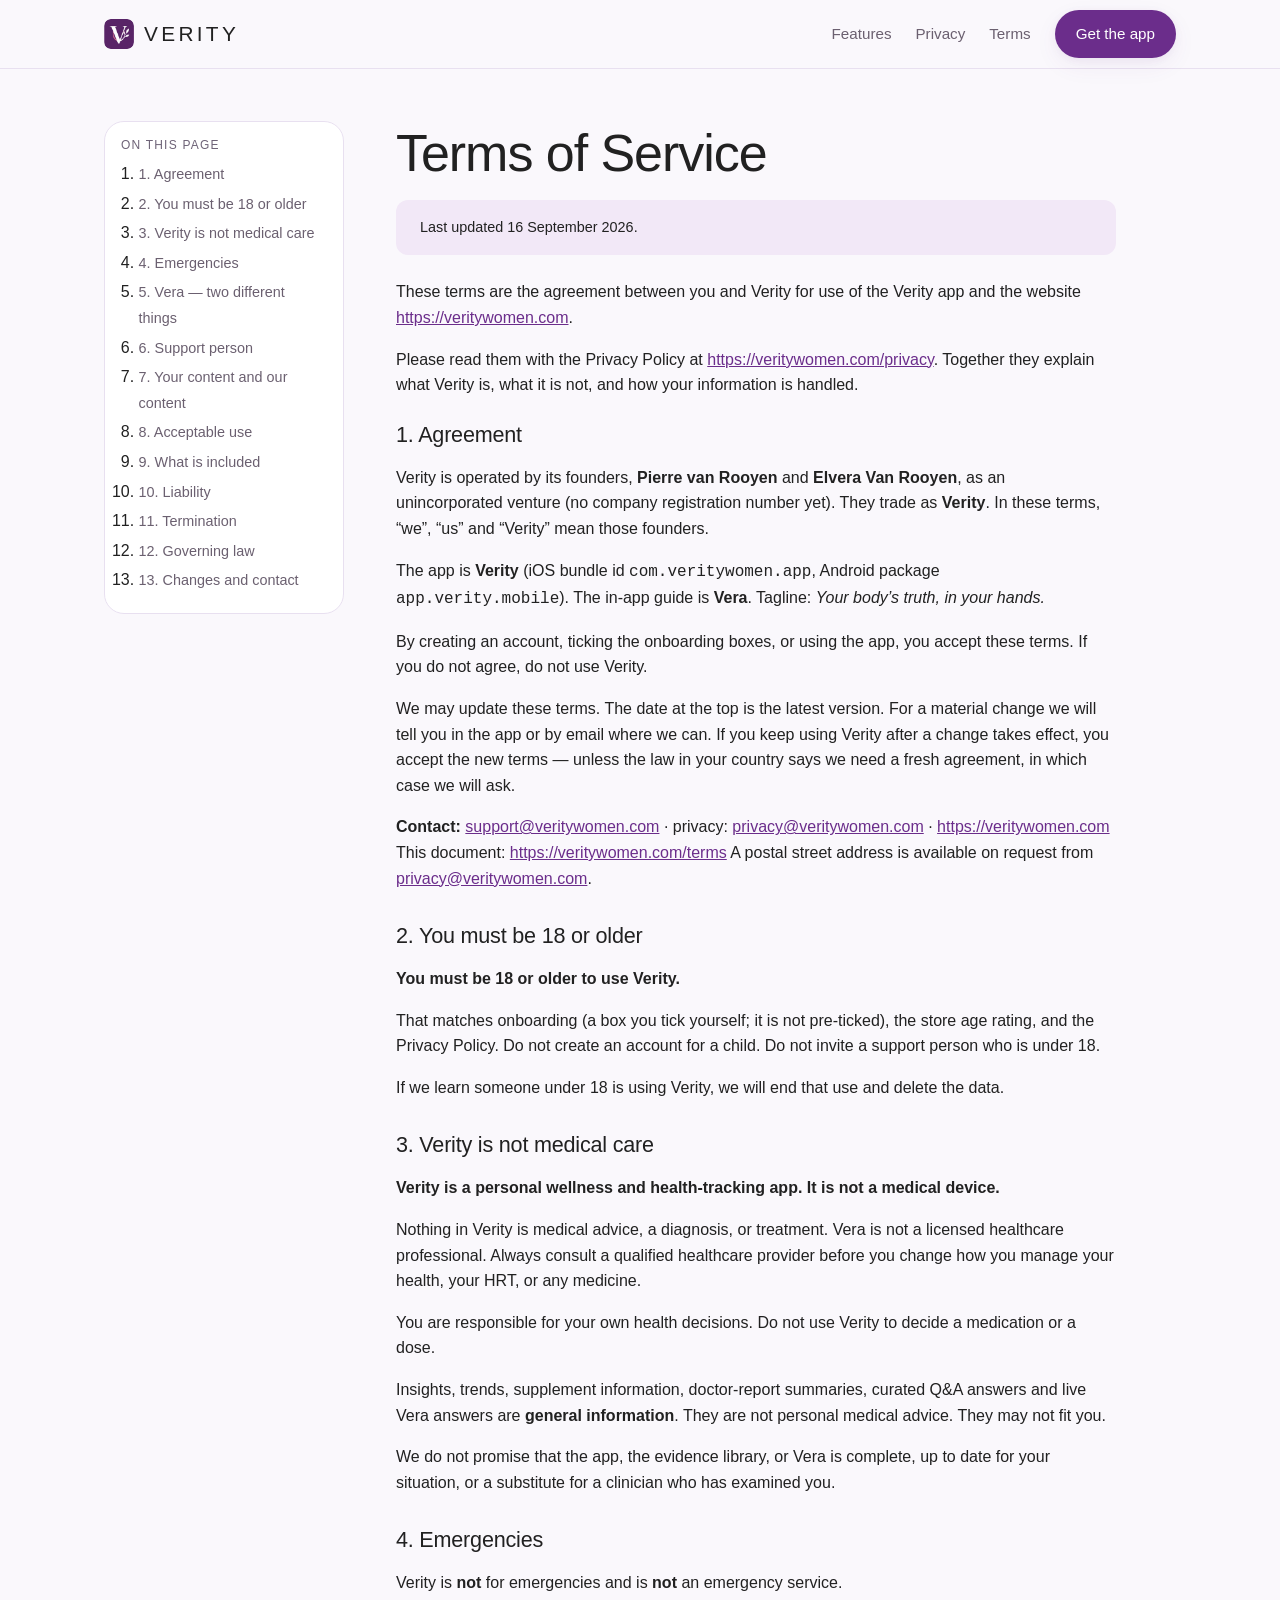
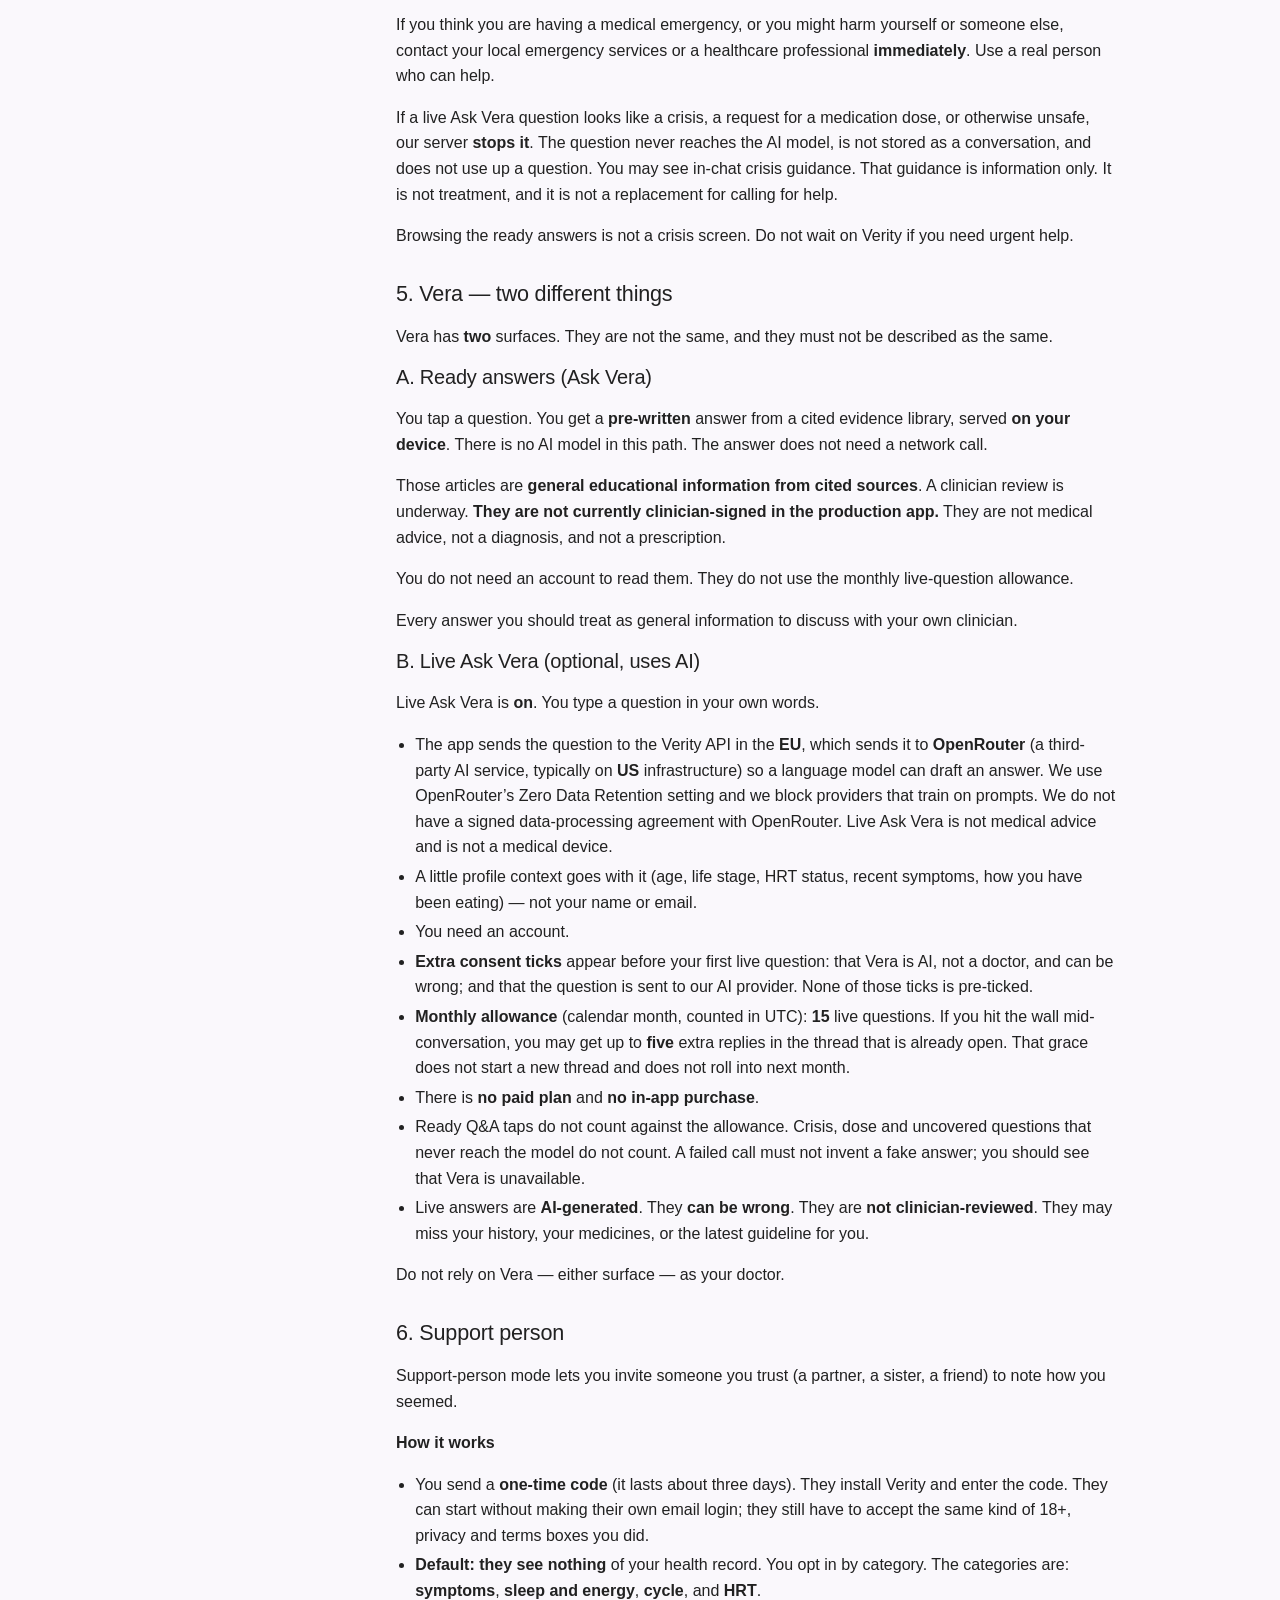
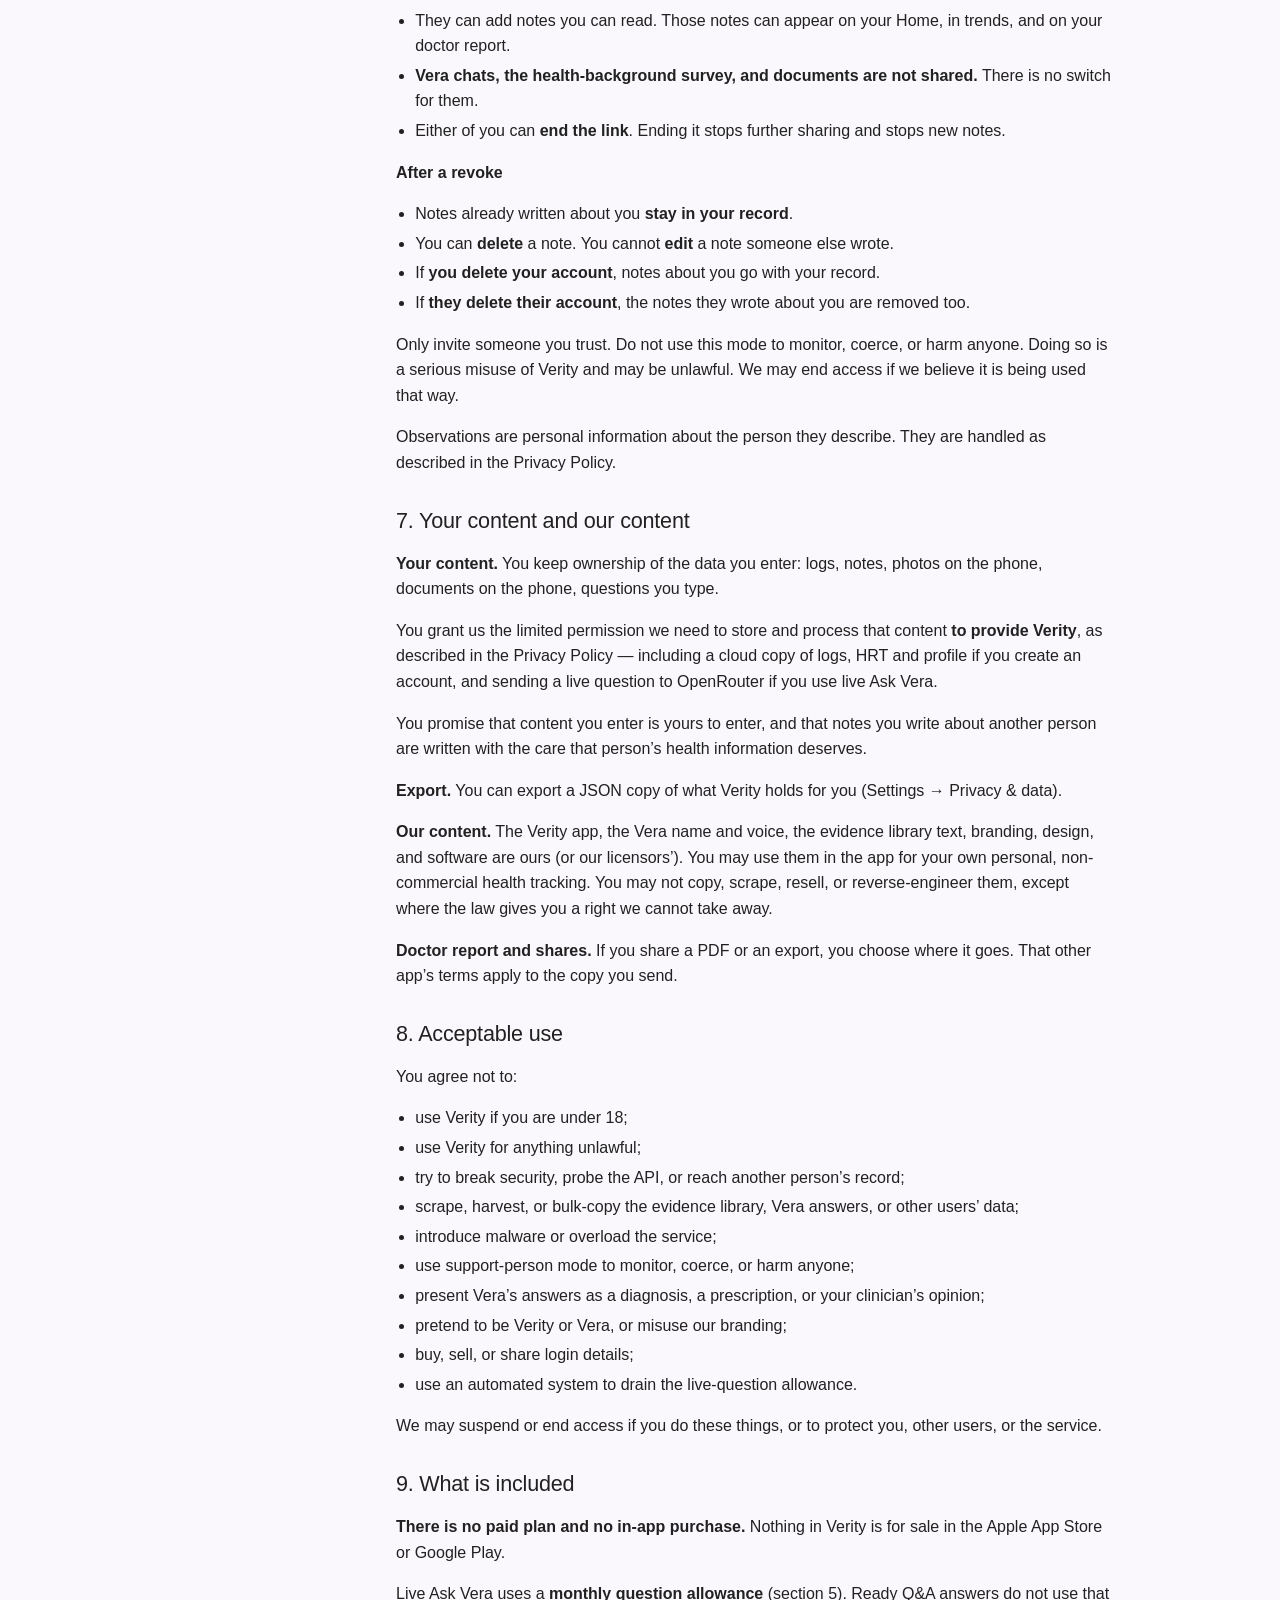
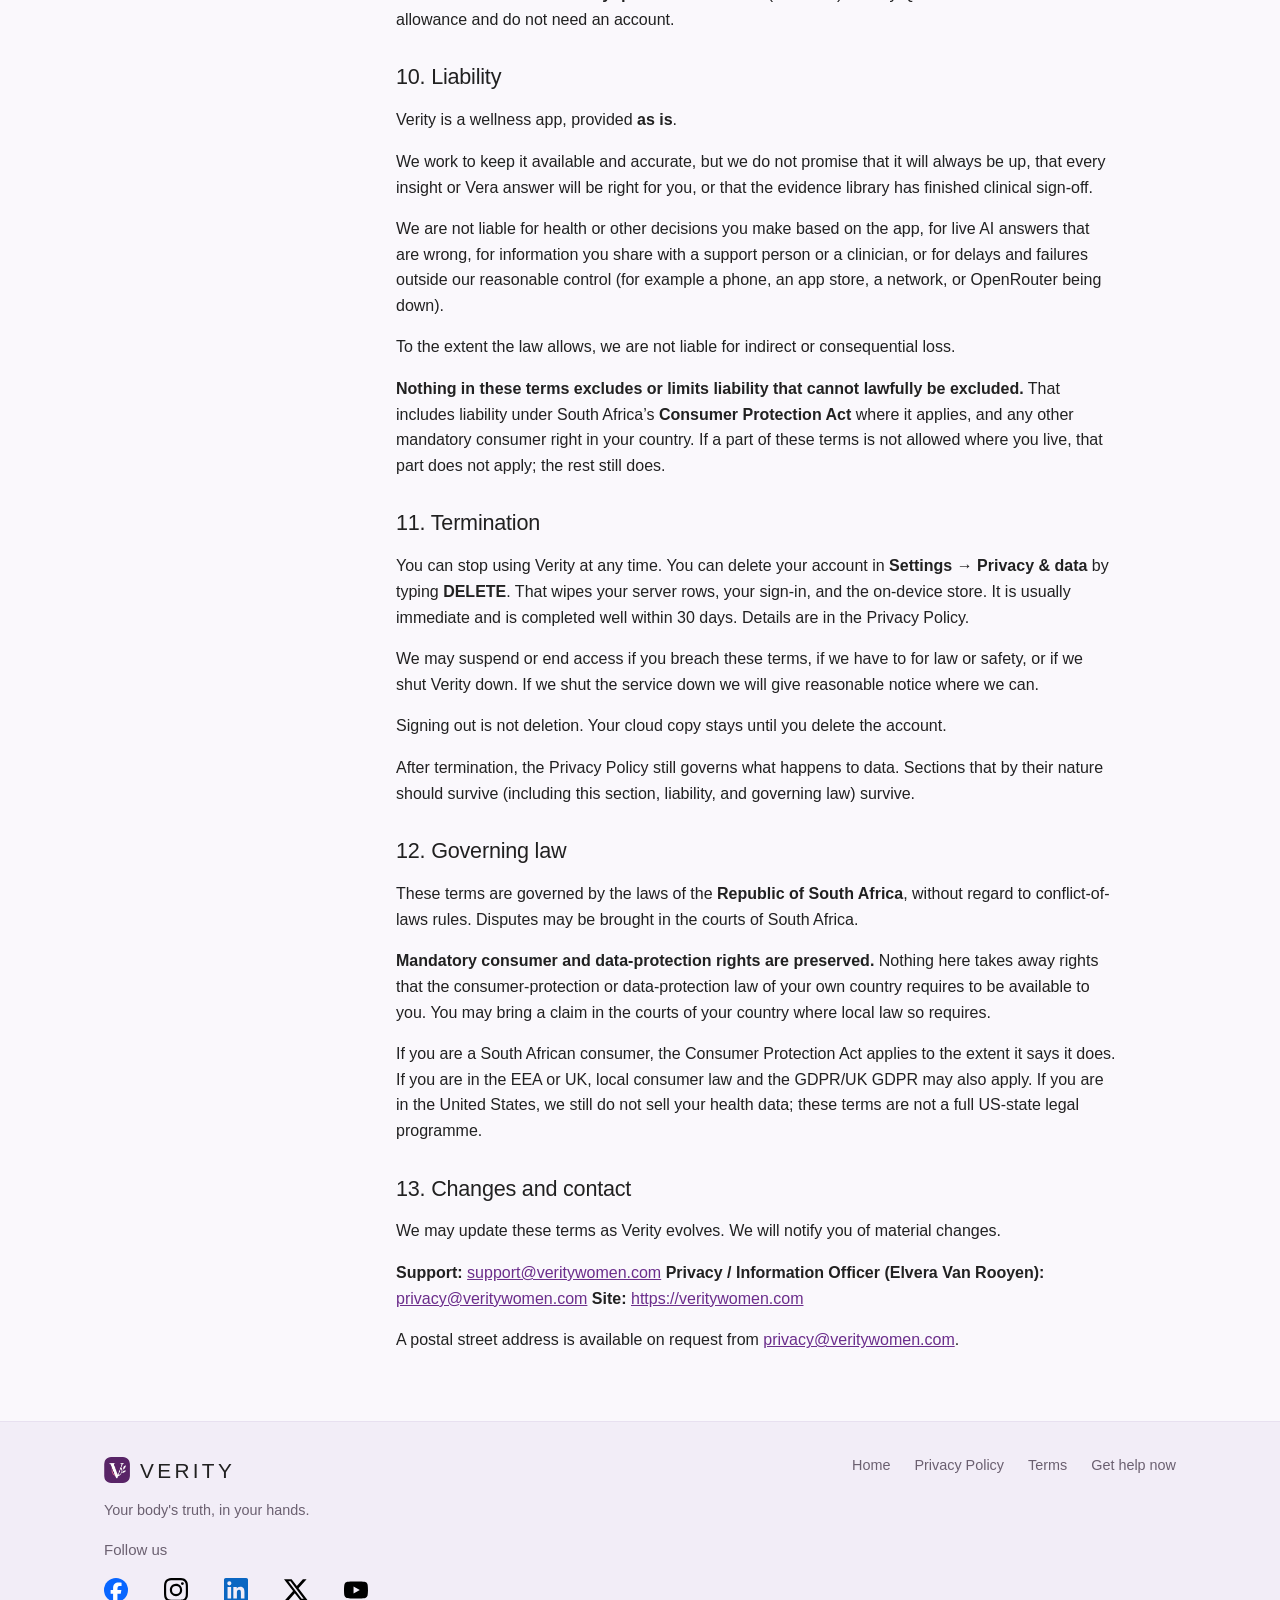
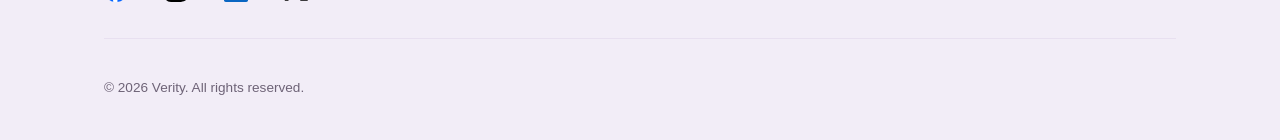
<file: terms/index.html>
<!DOCTYPE html>
<html lang="en">
<head>
  <meta charset="UTF-8" />
  <meta name="viewport" content="width=device-width, initial-scale=1" />
  <title>Terms of Service — Verity</title>
  <meta name="description" content="The terms that govern your use of Verity — a personal wellness and health-tracking app. Verity is not medical care." />
  <meta name="theme-color" content="#6B2D8B" />
  <meta name="robots" content="index, follow" />
  <link rel="icon" type="image/png" sizes="96x96" href="/favicon-96.png" />
  <link rel="icon" type="image/png" sizes="32x32" href="/favicon-32.png" />
  <link rel="icon" type="image/png" sizes="16x16" href="/favicon-16.png" />
  <link rel="apple-touch-icon" sizes="180x180" href="/apple-touch-icon.png" />
  <link rel="stylesheet" href="/styles.css?v=20261127a" />
  <!-- Google Analytics (site visits only; Measurement ID G-VDQ16S09LS) -->
  <script async src="https://www.googletagmanager.com/gtag/js?id=G-VDQ16S09LS"></script>
  <script>
    window.dataLayer = window.dataLayer || [];
    function gtag(){dataLayer.push(arguments);}
    gtag('js', new Date());
    (function () {
      try {
        var params = new URLSearchParams(window.location.search);
        if (params.get('internal') === '1') {
          document.cookie = 'verity_ga_internal=1;path=/;max-age=31536000;SameSite=Lax;Secure';
        }
        var isInternal = document.cookie.split(';').some(function (c) {
          return c.trim().indexOf('verity_ga_internal=1') === 0;
        });
        gtag('config', 'G-VDQ16S09LS', isInternal ? { traffic_type: 'internal' } : {});
      } catch (e) {
        gtag('config', 'G-VDQ16S09LS');
      }
    })();
  </script>
</head>
<body>
  <a class="skip-link" href="#main">Skip to content</a>

  <header class="site-header">
    <div class="wrap nav">
      <a class="brand" href="/" aria-label="Verity home">
        <img class="brand-mark" src="/favicon-96.png" width="30" height="30" alt="" />
        <span class="wordmark">Verity</span>
      </a>
      <nav class="nav-links" aria-label="Primary">
        <a href="/#features">Features</a>
        <a href="/privacy">Privacy</a>
        <a href="/terms">Terms</a>
        <a class="btn btn-primary nav-cta" href="https://apps.apple.com/app/id6809762705">Get the app</a>
      </nav>
    </div>
  </header>

  <main id="main" class="legal">
    <div class="wrap legal-grid">
      <aside class="legal-toc" aria-label="On this page">
        <h2>On this page</h2>
        <ol>
          <li><a href="#s1">1. Agreement</a></li>
          <li><a href="#s2">2. You must be 18 or older</a></li>
          <li><a href="#s3">3. Verity is not medical care</a></li>
          <li><a href="#s4">4. Emergencies</a></li>
          <li><a href="#s5">5. Vera — two different things</a></li>
          <li><a href="#s6">6. Support person</a></li>
          <li><a href="#s7">7. Your content and our content</a></li>
          <li><a href="#s8">8. Acceptable use</a></li>
          <li><a href="#s9">9. What is included</a></li>
          <li><a href="#s10">10. Liability</a></li>
          <li><a href="#s11">11. Termination</a></li>
          <li><a href="#s12">12. Governing law</a></li>
          <li><a href="#s13">13. Changes and contact</a></li>
        </ol>
      </aside>
      <article class="legal-body">
        <h1>Terms of Service</h1>
<p class="legal-meta">Last updated 16 September 2026.</p>
<p>These terms are the agreement between you and Verity for use of the Verity app and the website <a href="https://veritywomen.com">https://veritywomen.com</a>.</p>
<p>Please read them with the Privacy Policy at <a href="https://veritywomen.com/privacy">https://veritywomen.com/privacy</a>. Together they explain what Verity is, what it is not, and how your information is handled.</p>
<h2 id="s1">1. Agreement</h2>
<p>Verity is operated by its founders, <strong>Pierre van Rooyen</strong> and <strong>Elvera Van Rooyen</strong>, as an unincorporated venture (no company registration number yet). They trade as <strong>Verity</strong>. In these terms, “we”, “us” and “Verity” mean those founders.</p>
<p>The app is <strong>Verity</strong> (iOS bundle id <code>com.veritywomen.app</code>, Android package <code>app.verity.mobile</code>). The in-app guide is <strong>Vera</strong>. Tagline: <em>Your body’s truth, in your hands.</em></p>
<p>By creating an account, ticking the onboarding boxes, or using the app, you accept these terms. If you do not agree, do not use Verity.</p>
<p>We may update these terms. The date at the top is the latest version. For a material change we will tell you in the app or by email where we can. If you keep using Verity after a change takes effect, you accept the new terms — unless the law in your country says we need a fresh agreement, in which case we will ask.</p>
<p><strong>Contact:</strong> <a href="mailto:support@veritywomen.com">support@veritywomen.com</a> · privacy: <a href="mailto:privacy@veritywomen.com">privacy@veritywomen.com</a> · <a href="https://veritywomen.com">https://veritywomen.com</a> This document: <a href="https://veritywomen.com/terms">https://veritywomen.com/terms</a> A postal street address is available on request from <a href="mailto:privacy@veritywomen.com">privacy@veritywomen.com</a>.</p>
<h2 id="s2">2. You must be 18 or older</h2>
<p><strong>You must be 18 or older to use Verity.</strong></p>
<p>That matches onboarding (a box you tick yourself; it is not pre-ticked), the store age rating, and the Privacy Policy. Do not create an account for a child. Do not invite a support person who is under 18.</p>
<p>If we learn someone under 18 is using Verity, we will end that use and delete the data.</p>
<h2 id="s3">3. Verity is not medical care</h2>
<p><strong>Verity is a personal wellness and health-tracking app. It is not a medical device.</strong></p>
<p>Nothing in Verity is medical advice, a diagnosis, or treatment. Vera is not a licensed healthcare professional. Always consult a qualified healthcare provider before you change how you manage your health, your HRT, or any medicine.</p>
<p>You are responsible for your own health decisions. Do not use Verity to decide a medication or a dose.</p>
<p>Insights, trends, supplement information, doctor-report summaries, curated Q&amp;A answers and live Vera answers are <strong>general information</strong>. They are not personal medical advice. They may not fit you.</p>
<p>We do not promise that the app, the evidence library, or Vera is complete, up to date for your situation, or a substitute for a clinician who has examined you.</p>
<h2 id="s4">4. Emergencies</h2>
<p>Verity is <strong>not</strong> for emergencies and is <strong>not</strong> an emergency service.</p>
<p>If you think you are having a medical emergency, or you might harm yourself or someone else, contact your local emergency services or a healthcare professional <strong>immediately</strong>. Use a real person who can help.</p>
<p>If a live Ask Vera question looks like a crisis, a request for a medication dose, or otherwise unsafe, our server <strong>stops it</strong>. The question never reaches the AI model, is not stored as a conversation, and does not use up a question. You may see in-chat crisis guidance. That guidance is information only. It is not treatment, and it is not a replacement for calling for help.</p>
<p>Browsing the ready answers is not a crisis screen. Do not wait on Verity if you need urgent help.</p>
<h2 id="s5">5. Vera — two different things</h2>
<p>Vera has <strong>two</strong> surfaces. They are not the same, and they must not be described as the same.</p>
<h3>A. Ready answers (Ask Vera)</h3>
<p>You tap a question. You get a <strong>pre-written</strong> answer from a cited evidence library, served <strong>on your device</strong>. There is no AI model in this path. The answer does not need a network call.</p>
<p>Those articles are <strong>general educational information from cited sources</strong>. A clinician review is underway. <strong>They are not currently clinician-signed in the production app.</strong> They are not medical advice, not a diagnosis, and not a prescription.</p>
<p>You do not need an account to read them. They do not use the monthly live-question allowance.</p>
<p>Every answer you should treat as general information to discuss with your own clinician.</p>
<h3>B. Live Ask Vera (optional, uses AI)</h3>
<p>Live Ask Vera is <strong>on</strong>. You type a question in your own words.</p>
<ul>
<li>The app sends the question to the Verity API in the <strong>EU</strong>, which sends it to <strong>OpenRouter</strong> (a third-party AI service, typically on <strong>US</strong> infrastructure) so a language model can draft an answer. We use OpenRouter’s Zero Data Retention setting and we block providers that train on prompts. We do not have a signed data-processing agreement with OpenRouter. Live Ask Vera is not medical advice and is not a medical device.</li>
<li>A little profile context goes with it (age, life stage, HRT status, recent symptoms, how you have been eating) — not your name or email.</li>
<li>You need an account.</li>
<li><strong>Extra consent ticks</strong> appear before your first live question: that Vera is AI, not a doctor, and can be wrong; and that the question is sent to our AI provider. None of those ticks is pre-ticked.</li>
<li><strong>Monthly allowance</strong> (calendar month, counted in UTC): <strong>15</strong> live questions. If you hit the wall mid-conversation, you may get up to <strong>five</strong> extra replies in the thread that is already open. That grace does not start a new thread and does not roll into next month.</li>
<li>There is <strong>no paid plan</strong> and <strong>no in-app purchase</strong>.</li>
<li>Ready Q&amp;A taps do not count against the allowance. Crisis, dose and uncovered questions that never reach the model do not count. A failed call must not invent a fake answer; you should see that Vera is unavailable.</li>
<li>Live answers are <strong>AI-generated</strong>. They <strong>can be wrong</strong>. They are <strong>not clinician-reviewed</strong>. They may miss your history, your medicines, or the latest guideline for you.</li>
</ul>
<p>Do not rely on Vera — either surface — as your doctor.</p>
<h2 id="s6">6. Support person</h2>
<p>Support-person mode lets you invite someone you trust (a partner, a sister, a friend) to note how you seemed.</p>
<p><strong>How it works</strong></p>
<ul>
<li>You send a <strong>one-time code</strong> (it lasts about three days). They install Verity and enter the code. They can start without making their own email login; they still have to accept the same kind of 18+, privacy and terms boxes you did.</li>
<li><strong>Default: they see nothing</strong> of your health record. You opt in by category. The categories are: <strong>symptoms</strong>, <strong>sleep and energy</strong>, <strong>cycle</strong>, and <strong>HRT</strong>.</li>
<li>They can add notes you can read. Those notes can appear on your Home, in trends, and on your doctor report.</li>
<li><strong>Vera chats, the health-background survey, and documents are not shared.</strong> There is no switch for them.</li>
<li>Either of you can <strong>end the link</strong>. Ending it stops further sharing and stops new notes.</li>
</ul>
<p><strong>After a revoke</strong></p>
<ul>
<li>Notes already written about you <strong>stay in your record</strong>.</li>
<li>You can <strong>delete</strong> a note. You cannot <strong>edit</strong> a note someone else wrote.</li>
<li>If <strong>you delete your account</strong>, notes about you go with your record.</li>
<li>If <strong>they delete their account</strong>, the notes they wrote about you are removed too.</li>
</ul>
<p>Only invite someone you trust. Do not use this mode to monitor, coerce, or harm anyone. Doing so is a serious misuse of Verity and may be unlawful. We may end access if we believe it is being used that way.</p>
<p>Observations are personal information about the person they describe. They are handled as described in the Privacy Policy.</p>
<h2 id="s7">7. Your content and our content</h2>
<p><strong>Your content.</strong> You keep ownership of the data you enter: logs, notes, photos on the phone, documents on the phone, questions you type.</p>
<p>You grant us the limited permission we need to store and process that content <strong>to provide Verity</strong>, as described in the Privacy Policy — including a cloud copy of logs, HRT and profile if you create an account, and sending a live question to OpenRouter if you use live Ask Vera.</p>
<p>You promise that content you enter is yours to enter, and that notes you write about another person are written with the care that person’s health information deserves.</p>
<p><strong>Export.</strong> You can export a JSON copy of what Verity holds for you (Settings → Privacy &amp; data).</p>
<p><strong>Our content.</strong> The Verity app, the Vera name and voice, the evidence library text, branding, design, and software are ours (or our licensors’). You may use them in the app for your own personal, non-commercial health tracking. You may not copy, scrape, resell, or reverse-engineer them, except where the law gives you a right we cannot take away.</p>
<p><strong>Doctor report and shares.</strong> If you share a PDF or an export, you choose where it goes. That other app’s terms apply to the copy you send.</p>
<h2 id="s8">8. Acceptable use</h2>
<p>You agree not to:</p>
<ul>
<li>use Verity if you are under 18;</li>
<li>use Verity for anything unlawful;</li>
<li>try to break security, probe the API, or reach another person’s record;</li>
<li>scrape, harvest, or bulk-copy the evidence library, Vera answers, or other users’ data;</li>
<li>introduce malware or overload the service;</li>
<li>use support-person mode to monitor, coerce, or harm anyone;</li>
<li>present Vera’s answers as a diagnosis, a prescription, or your clinician’s opinion;</li>
<li>pretend to be Verity or Vera, or misuse our branding;</li>
<li>buy, sell, or share login details;</li>
<li>use an automated system to drain the live-question allowance.</li>
</ul>
<p>We may suspend or end access if you do these things, or to protect you, other users, or the service.</p>
<h2 id="s9">9. What is included</h2>
<p><strong>There is no paid plan and no in-app purchase.</strong> Nothing in Verity is for sale in the Apple App Store or Google Play.</p>
<p>Live Ask Vera uses a <strong>monthly question allowance</strong> (section 5). Ready Q&amp;A answers do not use that allowance and do not need an account.</p>
<h2 id="s10">10. Liability</h2>
<p>Verity is a wellness app, provided <strong>as is</strong>.</p>
<p>We work to keep it available and accurate, but we do not promise that it will always be up, that every insight or Vera answer will be right for you, or that the evidence library has finished clinical sign-off.</p>
<p>We are not liable for health or other decisions you make based on the app, for live AI answers that are wrong, for information you share with a support person or a clinician, or for delays and failures outside our reasonable control (for example a phone, an app store, a network, or OpenRouter being down).</p>
<p>To the extent the law allows, we are not liable for indirect or consequential loss.</p>
<p><strong>Nothing in these terms excludes or limits liability that cannot lawfully be excluded.</strong> That includes liability under South Africa’s <strong>Consumer Protection Act</strong> where it applies, and any other mandatory consumer right in your country. If a part of these terms is not allowed where you live, that part does not apply; the rest still does.</p>

<h2 id="s11">11. Termination</h2>
<p>You can stop using Verity at any time. You can delete your account in <strong>Settings → Privacy &amp; data</strong> by typing <strong>DELETE</strong>. That wipes your server rows, your sign-in, and the on-device store. It is usually immediate and is completed well within 30 days. Details are in the Privacy Policy.</p>
<p>We may suspend or end access if you breach these terms, if we have to for law or safety, or if we shut Verity down. If we shut the service down we will give reasonable notice where we can.</p>
<p>Signing out is not deletion. Your cloud copy stays until you delete the account.</p>
<p>After termination, the Privacy Policy still governs what happens to data. Sections that by their nature should survive (including this section, liability, and governing law) survive.</p>
<h2 id="s12">12. Governing law</h2>
<p>These terms are governed by the laws of the <strong>Republic of South Africa</strong>, without regard to conflict-of-laws rules. Disputes may be brought in the courts of South Africa.</p>
<p><strong>Mandatory consumer and data-protection rights are preserved.</strong> Nothing here takes away rights that the consumer-protection or data-protection law of your own country requires to be available to you. You may bring a claim in the courts of your country where local law so requires.</p>
<p>If you are a South African consumer, the Consumer Protection Act applies to the extent it says it does. If you are in the EEA or UK, local consumer law and the GDPR/UK GDPR may also apply. If you are in the United States, we still do not sell your health data; these terms are not a full US-state legal programme.</p>
<h2 id="s13">13. Changes and contact</h2>
<p>We may update these terms as Verity evolves. We will notify you of material changes.</p>
<p><strong>Support:</strong> <a href="mailto:support@veritywomen.com">support@veritywomen.com</a> <strong>Privacy / Information Officer (Elvera Van Rooyen):</strong> <a href="mailto:privacy@veritywomen.com">privacy@veritywomen.com</a> <strong>Site:</strong> <a href="https://veritywomen.com">https://veritywomen.com</a></p>
<p>A postal street address is available on request from <a href="mailto:privacy@veritywomen.com">privacy@veritywomen.com</a>.</p>
      </article>

    </div>
  </main>

  <footer class="site-footer">
    <div class="wrap">
      <div class="footer-grid">
        <div class="footer-brand">
          <a class="brand" href="/" aria-label="Verity home">
            <img class="brand-mark" src="/favicon-96.png" width="26" height="26" alt="" />
            <span class="wordmark">Verity</span>
          </a>
          <p>Your body's truth, in your hands.</p>
          <div class="footer-social">
            <p class="footer-social-label">Follow us</p>
            <ul class="social-icons">
              <li><a class="social-icon social-icon--facebook" data-social="facebook" href="https://www.facebook.com/veritywomen" target="_blank" rel="noopener noreferrer" aria-label="Verity on Facebook"><svg width="24" height="24" viewBox="0 0 24 24" aria-hidden="true" focusable="false"><circle cx="12" cy="12" r="12" fill="#0866FF"/><path fill="#FFFFFF" d="M9.101 23.691v-7.98H6.627v-3.667h2.474v-1.58c0-4.085 1.848-5.978 5.858-5.978.401 0 .955.042 1.468.103a8.68 8.68 0 0 1 1.141.195v3.325a8.623 8.623 0 0 0-.653-.036 26.805 26.805 0 0 0-.733-.009c-.707 0-1.259.096-1.675.309a1.686 1.686 0 0 0-.679.622c-.258.42-.374.995-.374 1.752v1.297h3.919l-.386 2.103-.287 1.564h-3.246v8.245A12 12 0 0 1 9.101 23.691Z"/></svg></a></li>
              <li><a class="social-icon social-icon--instagram" data-social="instagram" href="https://www.instagram.com/veritywomen/" target="_blank" rel="noopener noreferrer" aria-label="Verity on Instagram"><svg width="24" height="24" viewBox="0 0 24 24" fill="currentColor" aria-hidden="true" focusable="false"><path d="M7.0301.084c-1.2768.0602-2.1487.264-2.911.5634-.7888.3075-1.4575.72-2.1228 1.3877-.6652.6677-1.075 1.3368-1.3802 2.127-.2954.7638-.4956 1.6365-.552 2.914-.0564 1.2775-.0689 1.6882-.0626 4.947.0062 3.2586.0206 3.6671.0825 4.9473.061 1.2765.264 2.1482.5635 2.9107.308.7889.72 1.4573 1.388 2.1228.6679.6655 1.3365 1.0743 2.1285 1.38.7632.295 1.6361.4961 2.9134.552 1.2773.056 1.6884.069 4.9462.0627 3.2578-.0062 3.668-.0207 4.9478-.0814 1.28-.0607 2.147-.2652 2.9098-.5633.7889-.3086 1.4578-.72 2.1228-1.3881.665-.6682 1.0745-1.3378 1.3795-2.1284.2957-.7632.4966-1.636.552-2.9124.056-1.2809.0692-1.6898.063-4.948-.0063-3.2583-.021-3.6668-.0817-4.9465-.0607-1.2797-.264-2.1487-.5633-2.9117-.3084-.7889-.72-1.4568-1.3876-2.1228C21.2982 1.33 20.628.9208 19.8378.6165 19.074.321 18.2017.1197 16.9244.0645 15.6471.0093 15.236-.005 11.977.0014 8.718.0076 8.31.0215 7.0301.0839m.1402 21.6932c-1.17-.0509-1.8053-.2453-2.2287-.408-.5606-.216-.96-.4771-1.3819-.895-.422-.4178-.6811-.8186-.9-1.378-.1644-.4234-.3624-1.058-.4171-2.228-.0595-1.2645-.072-1.6442-.079-4.848-.007-3.2037.0053-3.583.0607-4.848.05-1.169.2456-1.805.408-2.2282.216-.5613.4762-.96.895-1.3816.4188-.4217.8184-.6814 1.3783-.9003.423-.1651 1.0575-.3614 2.227-.4171 1.2655-.06 1.6447-.072 4.848-.079 3.2033-.007 3.5835.005 4.8495.0608 1.169.0508 1.8053.2445 2.228.408.5608.216.96.4754 1.3816.895.4217.4194.6816.8176.9005 1.3787.1653.4217.3617 1.056.4169 2.2263.0602 1.2655.0739 1.645.0796 4.848.0058 3.203-.0055 3.5834-.061 4.848-.051 1.17-.245 1.8055-.408 2.2294-.216.5604-.4763.96-.8954 1.3814-.419.4215-.8181.6811-1.3783.9-.4224.1649-1.0577.3617-2.2262.4174-1.2656.0595-1.6448.072-4.8493.079-3.2045.007-3.5825-.006-4.848-.0608M16.953 5.5864A1.44 1.44 0 1 0 18.39 4.144a1.44 1.44 0 0 0-1.437 1.4424M5.8385 12.012c.0067 3.4032 2.7706 6.1557 6.173 6.1493 3.4026-.0065 6.157-2.7701 6.1506-6.1733-.0065-3.4032-2.771-6.1565-6.174-6.1498-3.403.0067-6.156 2.771-6.1496 6.1738M8 12.0077a4 4 0 1 1 4.008 3.9921A3.9996 3.9996 0 0 1 8 12.0077"/></svg></a></li>
              <li><a class="social-icon social-icon--linkedin" data-social="linkedin" href="https://www.linkedin.com/company/verity-women/" target="_blank" rel="noopener noreferrer" aria-label="Verity on LinkedIn"><svg width="24" height="24" viewBox="0 0 24 24" fill="currentColor" aria-hidden="true" focusable="false"><path d="M20.45 20.45h-3.56v-5.57c0-1.33-.03-3.04-1.85-3.04-1.86 0-2.14 1.45-2.14 2.94v5.67H9.34V9h3.42v1.56h.05c.48-.9 1.64-1.85 3.37-1.85 3.6 0 4.27 2.37 4.27 5.46v6.28zM5.34 7.43a2.07 2.07 0 1 1 0-4.14 2.07 2.07 0 0 1 0 4.14zM7.12 20.45H3.55V9h3.57v11.45zM22.22 0H1.77C.79 0 0 .77 0 1.73v20.54C0 23.23.79 24 1.77 24h20.45c.98 0 1.78-.77 1.78-1.73V1.73C24 .77 23.2 0 22.22 0z"/></svg></a></li>
              <li><a class="social-icon social-icon--x" data-social="x" href="https://x.com/veritywomenapp" target="_blank" rel="noopener noreferrer" aria-label="Verity on X"><svg width="24" height="24" viewBox="0 0 24 24" fill="currentColor" aria-hidden="true" focusable="false"><path d="M18.901 1.153h3.68l-8.04 9.19L24 22.846h-7.406l-5.8-7.584-6.638 7.584H.474l8.6-9.83L0 1.154h7.594l5.243 6.932ZM17.61 20.644h2.039L6.486 3.24H4.298Z"/></svg></a></li>
              <li><a class="social-icon social-icon--youtube" data-social="youtube" href="https://www.youtube.com/@VerityWomen" target="_blank" rel="noopener noreferrer" aria-label="Verity on YouTube"><svg width="24" height="24" viewBox="0 0 24 24" fill="currentColor" aria-hidden="true" focusable="false"><path d="M23.498 6.186a3.016 3.016 0 0 0-2.122-2.136C19.505 3.545 12 3.545 12 3.545s-7.505 0-9.377.505A3.017 3.017 0 0 0 .502 6.186C0 8.07 0 12 0 12s0 3.93.502 5.814a3.016 3.016 0 0 0 2.122 2.136c1.871.505 9.376.505 9.376.505s7.505 0 9.377-.505a3.015 3.015 0 0 0 2.122-2.136C24 15.93 24 12 24 12s0-3.93-.502-5.814zM9.545 15.568V8.432L15.818 12l-6.273 3.568z"/></svg></a></li>
            </ul>
          </div>
        </div>
        <nav class="footer-links" aria-label="Footer">
          <a href="/">Home</a>
          <a href="/privacy/">Privacy Policy</a>
          <a href="/terms/">Terms</a>
          <a href="/help/">Get help now</a>
        </nav>
      </div>
      <div class="footer-bottom">
        <p>© <span id="year">2026</span> Verity. All rights reserved.</p>
      </div>
    </div>
  </footer>
  <script src="/script.js?v=20261127a" defer></script>
</body>
</html>
</file>
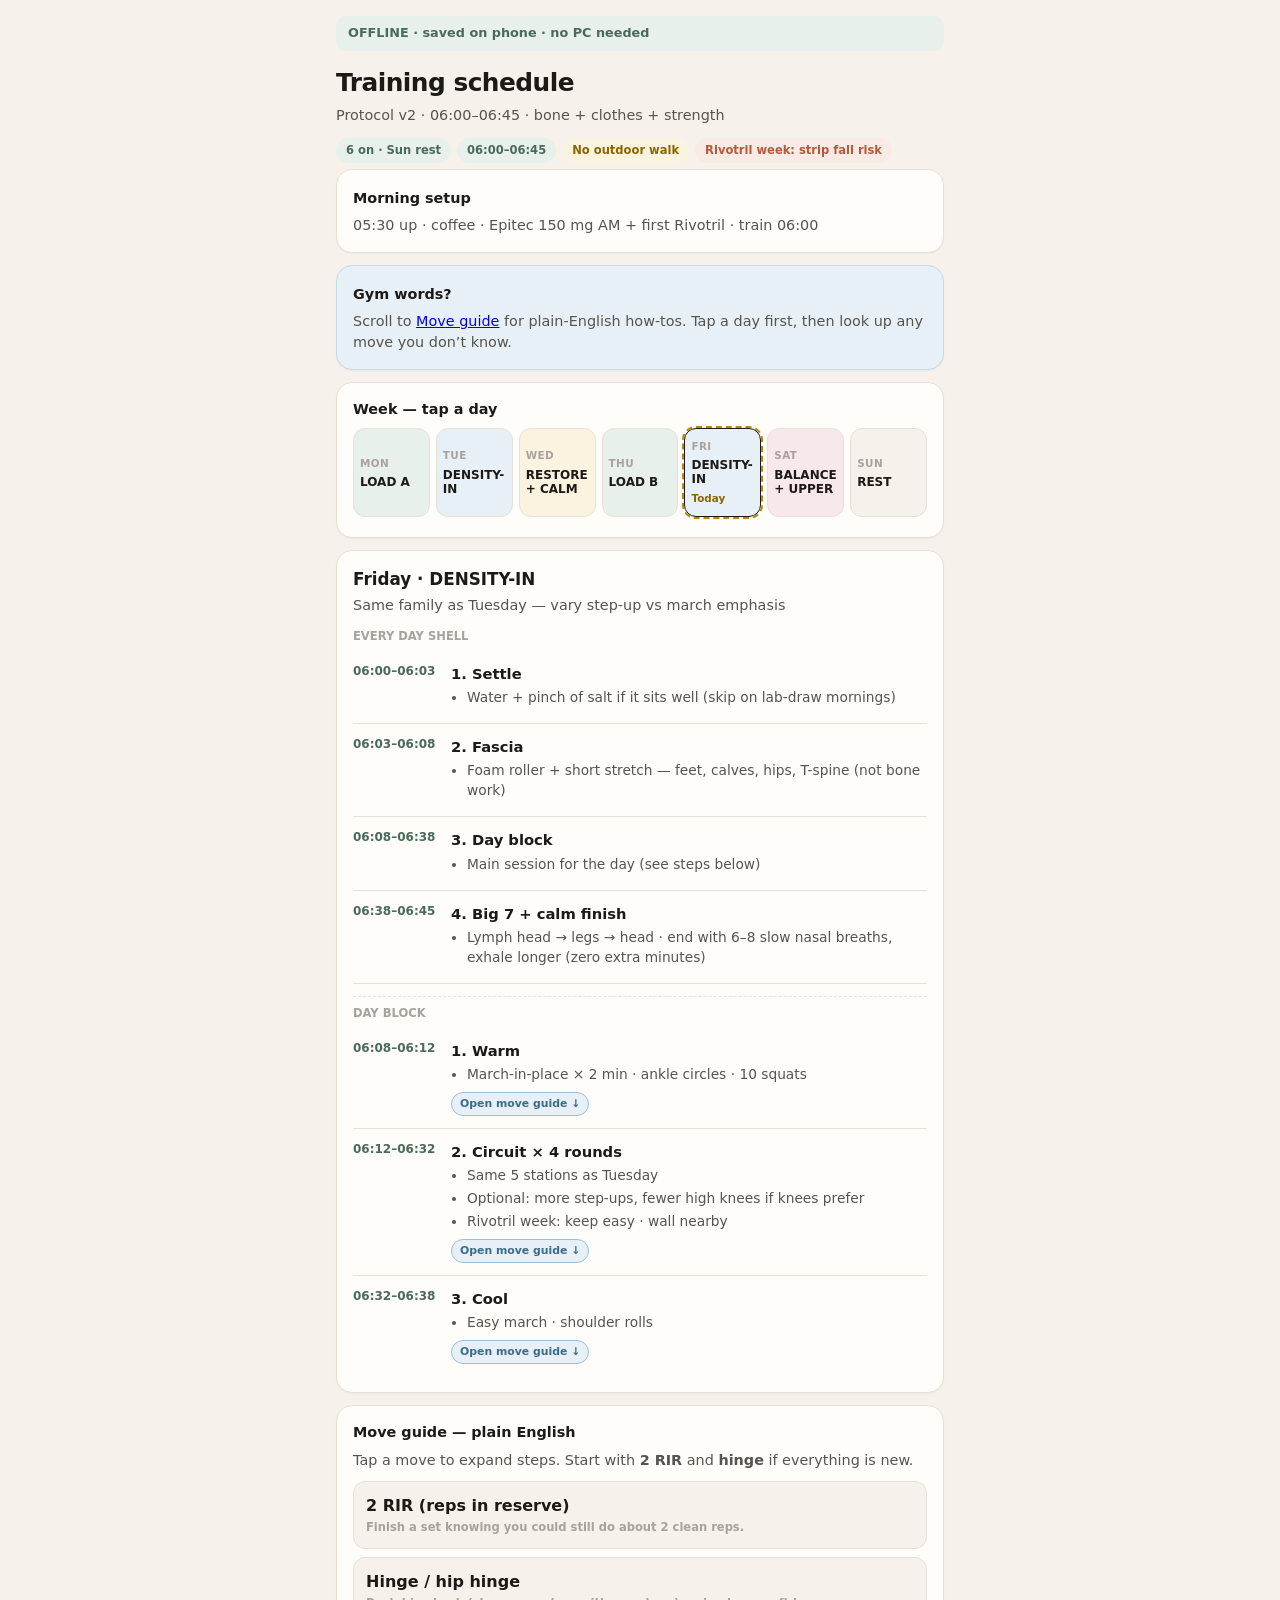
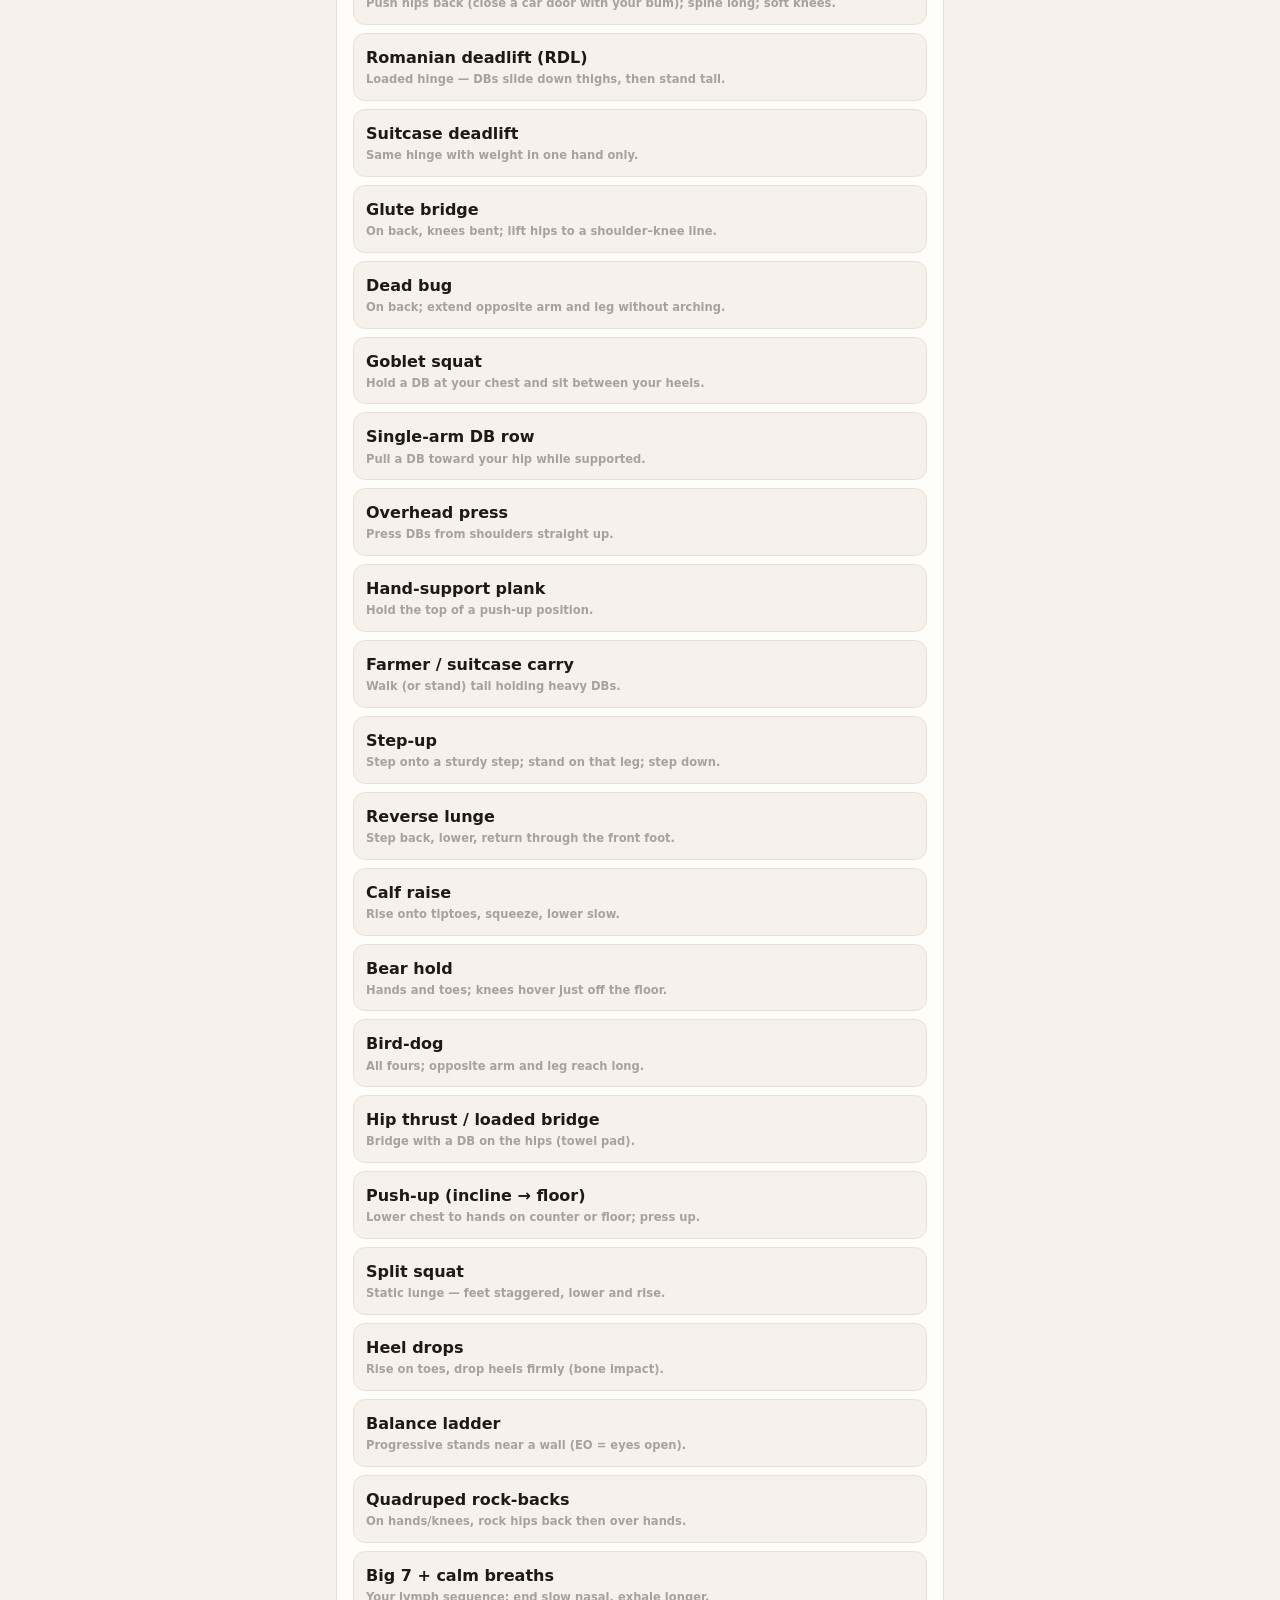
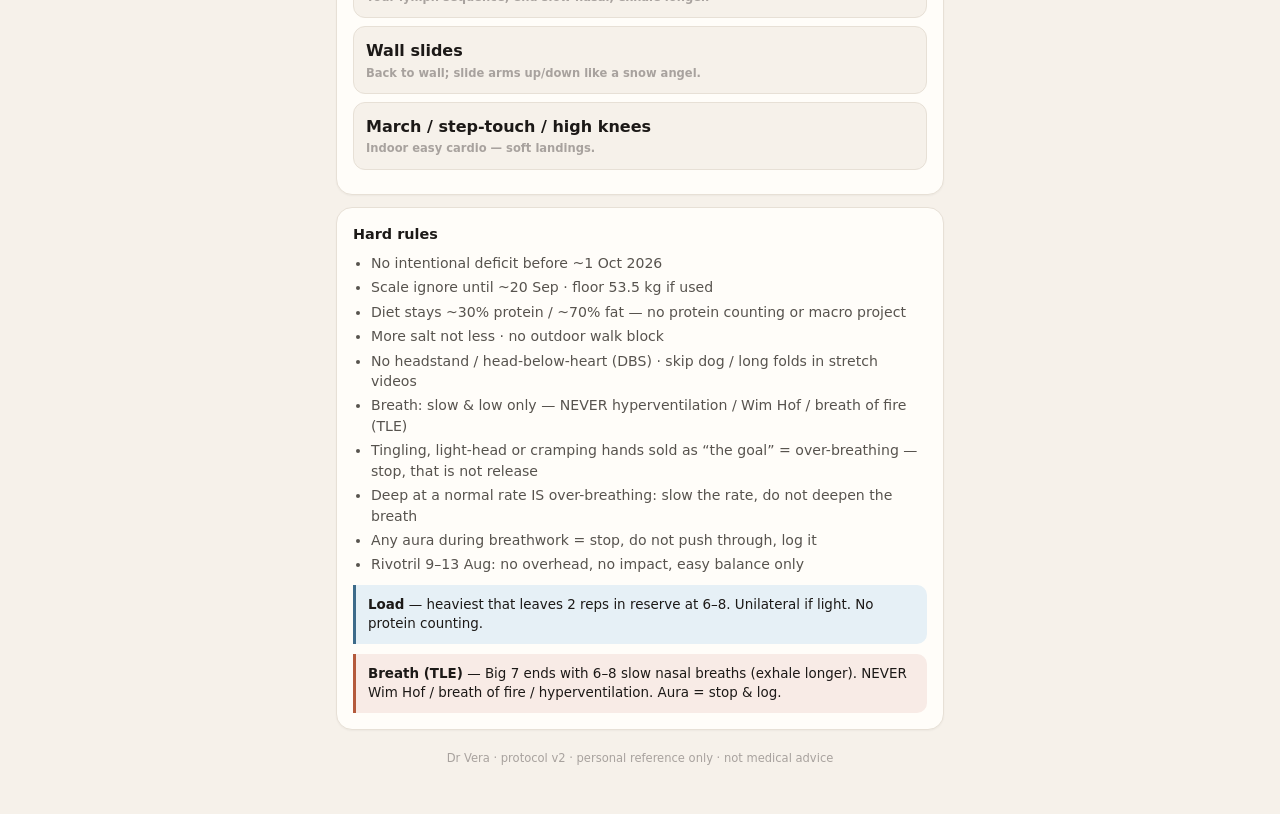
<file: drvera/training-offline.html>
<!DOCTYPE html>
<html lang="en">
<head>
<meta charset="utf-8" />
<meta name="viewport" content="width=device-width, initial-scale=1, viewport-fit=cover" />
<meta name="apple-mobile-web-app-capable" content="yes" />
<meta name="theme-color" content="#4a6b5a" />
<title>Dr Vera · Training</title>
<style>
:root{--bg:#f6f1ea;--elev:#fffdf9;--ink:#1c1917;--soft:#57534e;--muted:#a8a29e;--line:#e7e0d6;--sage:#4a6b5a;--sage-s:#e8f0eb;--terr:#b45a3c;--terr-s:#f8ebe6;--amber:#b8860b;--amber-s:#faf3e0;--rose:#9f4a5c;--rose-s:#f7e8ec;--sky:#3d6b8a;--sky-s:#e6f0f6}
*{box-sizing:border-box;margin:0;padding:0}
body{font-family:system-ui,-apple-system,sans-serif;background:var(--bg);color:var(--ink);line-height:1.45;padding:16px;padding-bottom:48px;max-width:640px;margin:0 auto}
h1{font-size:1.55rem;letter-spacing:-.02em;margin-bottom:4px}
.sub{color:var(--soft);font-size:.9rem;margin-bottom:12px}
.badge{display:inline-block;font-size:.72rem;font-weight:700;padding:4px 10px;border-radius:999px;background:var(--sage-s);color:var(--sage);margin:0 6px 6px 0}
.badge.warn{background:var(--amber-s);color:#8a6500}
.badge.alert{background:var(--terr-s);color:var(--terr)}
.card{background:var(--elev);border:1px solid var(--line);border-radius:16px;padding:16px;margin-bottom:12px;box-shadow:0 1px 2px rgba(0,0,0,.04)}
.week{display:grid;grid-template-columns:repeat(4,1fr);gap:6px;margin-bottom:4px}
@media(min-width:480px){.week{grid-template-columns:repeat(7,1fr)}}
.chip{border:1px solid var(--line);border-radius:12px;padding:10px 6px;background:var(--bg);text-align:left;font:inherit;color:inherit;min-height:72px}
.chip.selected{border-color:var(--ink);background:var(--elev);font-weight:600}
.chip.today{outline:2px dashed var(--amber)}
.chip.load{background:var(--sage-s)}.chip.density{background:var(--sky-s)}.chip.restore{background:var(--amber-s)}.chip.balance{background:var(--rose-s)}
.chip .d{font-size:.65rem;font-weight:700;text-transform:uppercase;color:var(--muted);letter-spacing:.04em}
.chip .s{font-size:.75rem;font-weight:700;margin-top:4px;line-height:1.2}
.chip .t{font-size:.65rem;color:#8a6500;font-weight:700;margin-top:4px}
.step{display:grid;grid-template-columns:88px 1fr;gap:10px;padding:12px 0;border-bottom:1px solid var(--line)}
.step:last-child{border-bottom:0}
.time{font-size:.75rem;font-weight:700;color:var(--sage);font-variant-numeric:tabular-nums}
.step strong{display:block;font-size:.92rem;margin-bottom:4px}
.step ul{padding-left:16px;font-size:.86rem;color:var(--soft)}
.step li{margin-bottom:3px}
.callout{border-left:3px solid var(--terr);background:var(--terr-s);border-radius:0 10px 10px 0;padding:10px 12px;font-size:.84rem;margin-top:10px}
.callout.sky{border-left-color:var(--sky);background:var(--sky-s)}
.foot{font-size:.72rem;color:var(--muted);text-align:center;margin-top:20px}
ul.plain{padding-left:18px;font-size:.88rem;color:var(--soft)}
ul.plain li{margin-bottom:4px}
.offline{background:var(--sage-s);color:var(--sage);font-size:.8rem;font-weight:700;padding:8px 12px;border-radius:10px;margin-bottom:14px}
.ex{border:1px solid var(--line);border-radius:12px;margin-bottom:8px;background:var(--bg);overflow:hidden}
.ex summary{padding:12px;font-weight:700;cursor:pointer;list-style:none}
.ex summary::-webkit-details-marker{display:none}
.ex[open]{background:var(--elev);box-shadow:0 1px 2px rgba(0,0,0,.04)}
.ex .body{padding:0 12px 12px;font-size:.86rem;color:var(--soft)}
.ex .body ol,.ex .body ul{padding-left:18px;margin:6px 0}
.ex .body li{margin-bottom:3px}
.ex .aka{display:block;font-size:.72rem;font-weight:600;color:var(--muted);margin-top:2px}
.chip-how{display:inline-block;font-size:.68rem;font-weight:700;padding:3px 8px;border-radius:999px;background:var(--sky-s);color:var(--sky);margin:4px 4px 0 0;border:1px solid #9bbfd4;text-decoration:none}
</style>
</head>
<body>
<div class="offline">OFFLINE · saved on phone · no PC needed</div>
<h1>Training schedule</h1>
<p class="sub" id="meta"></p>
<div id="badges"></div>
<div class="card"><strong style="font-size:.9rem">Morning setup</strong><p class="sub" id="wake" style="margin:6px 0 0"></p></div>
<div class="card" style="background:var(--sky-s);border-color:#c5d9e6">
  <strong style="font-size:.9rem">Gym words?</strong>
  <p class="sub" style="margin:6px 0 0">Scroll to <a href="#guide">Move guide</a> for plain-English how-tos. Tap a day first, then look up any move you don’t know.</p>
</div>
<div class="card">
  <div style="font-weight:700;margin-bottom:8px;font-size:.9rem">Week — tap a day</div>
  <div class="week" id="week"></div>
</div>
<div class="card" id="detail"></div>
<div class="card" id="guide">
  <div style="font-weight:700;margin-bottom:8px;font-size:.9rem">Move guide — plain English</div>
  <p class="sub" style="margin-bottom:10px">Tap a move to expand steps. Start with <strong>2 RIR</strong> and <strong>hinge</strong> if everything is new.</p>
  <div id="exlist"></div>
</div>
<div class="card">
  <div style="font-weight:700;margin-bottom:8px;font-size:.9rem">Hard rules</div>
  <ul class="plain" id="rules"></ul>
  <div class="callout sky"><strong>Load</strong> — heaviest that leaves 2 reps in reserve at 6–8. Unilateral if light. No protein counting.</div>
  <div class="callout"><strong>Breath (TLE)</strong> — Big 7 ends with 6–8 slow nasal breaths (exhale longer). NEVER Wim Hof / breath of fire / hyperventilation. Aura = stop &amp; log.</div>
</div>
<p class="foot">Dr Vera · protocol v2 · personal reference only · not medical advice</p>
<script>
const DATA = {
  version: "v2",
  window: "06:00–06:45",
  wakeNote: "05:30 up · coffee · Epitec 150 mg AM + first Rivotril · train 06:00",
  goals: ["Bone: 2 LOAD days/week + impact + estradiol (diet already protein-forward)","Clothes: dress ~6 — prior gain is real; ASAP = re-keto + LOAD + E2 (not \u0027all water\u0027)","This week only: extra water on top — re-keto helps that layer only","Timeline: strength 2–4 wk · clothes often 4–12 wk · DEXA bone 1–2 yr (strength is near-term bone proxy)"],
  kit: ["20 kg cast-iron dumbbell set (~up to 10 kg/hand)","2 × 1 kg kettlebells (accessories only)","Pilates ball · foam roller · Big 7 lymph sequence"],
  hardRules: ["No intentional deficit before ~1 Oct 2026","Scale ignore until ~20 Sep · floor 53.5 kg if used","Diet stays ~30% protein / ~70% fat — no protein counting or macro project","More salt not less · no outdoor walk block","No headstand / head-below-heart (DBS) · skip dog / long folds in stretch videos","Breath: slow \u0026 low only — NEVER hyperventilation / Wim Hof / breath of fire (TLE)","Tingling, light-head or cramping hands sold as \u201cthe goal\u201d = over-breathing \u2014 stop, that is not release","Deep at a normal rate IS over-breathing: slow the rate, do not deepen the breath","Any aura during breathwork = stop, do not push through, log it","Rivotril 9–13 Aug: no overhead, no impact, easy balance only"],
  sharedShell: [{"time":"06:00–06:03","label":"Settle","detail":"Water + pinch of salt if it sits well (skip on lab-draw mornings)"},{"time":"06:03–06:08","label":"Fascia","detail":"Foam roller + short stretch — feet, calves, hips, T-spine (not bone work)"},{"time":"06:08–06:38","label":"Day block","detail":"Main session for the day (see steps below)"},{"time":"06:38–06:45","label":"Big 7 + calm finish","detail":"Lymph head → legs → head · end with 6–8 slow nasal breaths, exhale longer (zero extra minutes)"}],
  days: [{"id":"mon","weekday":"Monday","jsDay":1,"session":"LOAD A","purpose":"Bone — spine \u0026 hip (hinge emphasis)","tone":"load","rest":false,"blocks":[{"time":"06:08–06:12","title":"Ramp-up","items":["Glute bridge ×10","Bodyweight hinge ×10 · wall slides ×10","2 warm-up hinge sets light → work weight","When cleared (not 9–15 Aug): heel drops ×10–20 here while fresh"]},{"time":"06:12–06:22","title":"A — Hinge + core","items":["Romanian DL or suitcase DL — 4 × 6–8 @ 2 RIR (DBs)","Dead bug ×8/side in the rest (1 kg KB optional)"]},{"time":"06:22–06:30","title":"B — Squat + row","items":["Goblet squat 3 × 8 @ 2 RIR (or ball wall squat)","Single-arm DB row 3 × 8–10/side · alternate"]},{"time":"06:30–06:36","title":"C — Press + wrist","items":["Overhead press 3 × 6–8 — SKIP 9–13 Aug / if unsteady → floor or incline press","Hand-support plank 3 × 20–30 s (wrist compression)"]},{"time":"06:36–06:38","title":"Carry finisher","items":["Farmer or suitcase carry 3–4 × 30 s hallway loop · drop if woozy"]}]},{"id":"tue","weekday":"Tuesday","jsDay":2,"session":"DENSITY-IN","purpose":"Indoor carry / march / step — NEAT + lymph pumps (no outdoor walk)","tone":"density","rest":false,"blocks":[{"time":"06:08–06:12","title":"Warm","items":["March-in-place or step-touches × 2 min","Ankle circles · 10 bodyweight squats"]},{"time":"06:12–06:32","title":"Circuit × 4 rounds (~5 min each · 45–60 s rest between)","items":["1) Farmer/suitcase carry — 40 s","2) Step-up or reverse lunge — 8/side","3) March high knees — 45 s (soft landings)","4) Glute bridge ×12 or light hinge ×10","5) Calf raise ×15 + 10 s top squeeze","Rivotril week: 3 rounds · wall for balance · shorter carries"]},{"time":"06:32–06:38","title":"Cool","items":["Easy march + shoulder rolls","Optional bear hold 20 s if shoulders fresh"]}]},{"id":"wed","weekday":"Wednesday","jsDay":3,"session":"RESTORE + CALM","purpose":"Mobility · fascia · calm session · Big 7","tone":"restore","rest":false,"blocks":[{"time":"06:08–06:18","title":"Ball mobility","items":["Pilates ball: hips, T-spine, shoulders — gentle"]},{"time":"06:18–06:24","title":"Light core","items":["Dead bug · bird-dog · side plank short holds"]},{"time":"06:24–06:32","title":"Fascia","items":["Foam roller + YouTube stretch — no inversions / head-below-heart"]},{"time":"06:32–06:42","title":"CALM 8–10 min","items":["Seated slow nasal breathing · exhale longer than inhale","NEVER Wim Hof / breath of fire / cyclic hyperventilation","Any aura / déjà vu / odd surge = stop, log, do not push through"]},{"time":"06:42–06:45","title":"Big 7 finish","items":["Lymph sequence + 6–8 slow breaths"]}]},{"id":"thu","weekday":"Thursday","jsDay":4,"session":"LOAD B","purpose":"Bone — hip, femoral neck, wrist (squat / push)","tone":"load","rest":false,"blocks":[{"time":"06:08–06:12","title":"Ramp-up","items":["Glute bridge ×10 · ball hip openers · 2 light squat sets","Heel drops ×10–20 when cleared (same rules as Mon)"]},{"time":"06:12–06:22","title":"A — Squat + core","items":["Goblet or front-loaded squat 4 × 6–8 @ 2 RIR","Bird-dog ×8/side in rest"]},{"time":"06:22–06:29","title":"B — Hip + push","items":["Hip thrust / loaded glute bridge 3 × 8–10 (DB on hips, towel pad)","Push-up 3 × 6–10 (incline counter → floor) — prefer over floor press for wrist load"]},{"time":"06:29–06:35","title":"C — Split + row","items":["Split squat or step-up 3 × 6–8/side with DBs","Single-arm row 3 × 10"]},{"time":"06:35–06:38","title":"Calves + hold","items":["Calf raise loaded 3 × 12–15","Farmer hold 1 × 30 s"]}]},{"id":"fri","weekday":"Friday","jsDay":5,"session":"DENSITY-IN","purpose":"Same family as Tuesday — vary step-up vs march emphasis","tone":"density","rest":false,"blocks":[{"time":"06:08–06:12","title":"Warm","items":["March-in-place × 2 min · ankle circles · 10 squats"]},{"time":"06:12–06:32","title":"Circuit × 4 rounds","items":["Same 5 stations as Tuesday","Optional: more step-ups, fewer high knees if knees prefer","Rivotril week: keep easy · wall nearby"]},{"time":"06:32–06:38","title":"Cool","items":["Easy march · shoulder rolls"]}]},{"id":"sat","weekday":"Saturday","jsDay":6,"session":"BALANCE + UPPER","purpose":"Fall prevention + distal-radius bone · always near a wall","tone":"balance","rest":false,"blocks":[{"time":"06:08–06:18","title":"Balance ladder (wall within reach)","items":["Progress only when current step is easy 30 s","1 Feet together EO · 2 Tandem EO · 3 Tandem + slow head turns","4 Single-leg EO · 5 Single-leg + head turns · 6 Single-leg on towel","3 × 20–30 s each side at current level","9–13 Aug: steps 1–2 only, eyes open, hand near wall · no headstand ever"]},{"time":"06:18–06:30","title":"Upper-limb bone (hand compression)","items":["Quadruped rock-backs 3 × 8","Bear hold 3 × 15–20 s","Incline → floor push-up 3 × 6–10","Farmer hold 3 × 20–30 s heavy DBs"]},{"time":"06:30–06:38","title":"Easy indoor move","items":["March-in-place or easy step-ups × 5 min (no outdoor walk)"]}]},{"id":"sun","weekday":"Sunday","jsDay":0,"session":"REST","purpose":"No protocol — life movement only","tone":"rest","rest":true,"blocks":[{"time":"—","title":"Off day","items":["No formal session","Optional: Big 7 if bloated · desk calf pumps if you remember","HRT days: still take Femigel + Utrogestan as prescribed"]}]}]
};
const EX = [
  {id:"rir",name:"2 RIR (reps in reserve)",summary:"Finish a set knowing you could still do about 2 clean reps.",how:["Do the planned reps.","Ask: could I do ~2 more with good form?","If yes (not 4–5 more) — weight is about right.","If 3+ easy → go heavier or one-leg/one-arm."]},
  {id:"hinge",name:"Hinge / hip hinge",summary:"Push hips back (close a car door with your bum); spine long; soft knees.",how:["Feet hip-width, soft knees.","Hips back, torso tips as a unit.","Stop at hamstring stretch / ~45°.","Stand by driving hips forward."]},
  {id:"rdl",name:"Romanian deadlift (RDL)",summary:"Loaded hinge — DBs slide down thighs, then stand tall.",how:["DBs in front of thighs.","Hinge: hips back, long back, DBs close to legs.","Lower to mid-shin/knee as form allows.","Stand and squeeze glutes. 4×6–8 @ 2 RIR."]},
  {id:"suitcase-dl",name:"Suitcase deadlift",summary:"Same hinge with weight in one hand only.",how:["DB one side.","Hinge without leaning toward the weight.","Switch hands after the set."]},
  {id:"glute-bridge",name:"Glute bridge",summary:"On back, knees bent; lift hips to a shoulder–knee line.",how:["Feet flat, heels near bum.","Press through heels, lift hips.","Squeeze glutes; don’t over-arch low back.","Lower slowly."]},
  {id:"dead-bug",name:"Dead bug",summary:"On back; extend opposite arm and leg without arching.",how:["Arms up, knees 90°.","Press low back gently down.","Reach opposite arm/leg; switch."]},
  {id:"goblet",name:"Goblet squat",summary:"Hold a DB at your chest and sit between your heels.",how:["DB vertical at chest.","Sit down; knees track over mid-foot.","Heels stay down; stand tall."]},
  {id:"row",name:"Single-arm DB row",summary:"Pull a DB toward your hip while supported.",how:["Hand on counter; DB hangs.","Elbow back to hip; squeeze shoulder blade.","Lower slow; switch sides."]},
  {id:"ohp",name:"Overhead press",summary:"Press DBs from shoulders straight up.",how:["DBs at shoulders; ribs down.","Press up, lower with control.","Skip if unsteady (use floor/incline press)."]},
  {id:"plank",name:"Hand-support plank",summary:"Hold the top of a push-up position.",how:["Hands under shoulders; body long.","Don’t sag hips. Hold 20–30 s."]},
  {id:"carry",name:"Farmer / suitcase carry",summary:"Walk (or stand) tall holding heavy DBs.",how:["Pick up with a hinge.","Stand tall; walk hallway or hold still.","Farmer = both hands; suitcase = one."]},
  {id:"step-up",name:"Step-up",summary:"Step onto a sturdy step; stand on that leg; step down.",how:["Whole foot on step; wall nearby.","Drive through the top leg.","Control the way down."]},
  {id:"lunge",name:"Reverse lunge",summary:"Step back, lower, return through the front foot.",how:["Step back; both knees bend.","Front knee tracks mid-foot.","Push front foot to stand."]},
  {id:"calf",name:"Calf raise",summary:"Rise onto tiptoes, squeeze, lower slow.",how:["Fingertips on wall if needed.","Up, pause, lower 2–3 s."]},
  {id:"bear",name:"Bear hold",summary:"Hands and toes; knees hover just off the floor.",how:["All fours.","Lift knees 2–3 cm; back flat.","Hold and breathe."]},
  {id:"bird-dog",name:"Bird-dog",summary:"All fours; opposite arm and leg reach long.",how:["Hands under shoulders.","Reach arm forward + opposite leg back.","Hips level; switch."]},
  {id:"hip-thrust",name:"Hip thrust / loaded bridge",summary:"Bridge with a DB on the hips (towel pad).",how:["DB on hip crease.","Drive heels; squeeze glutes at top.","Ribs down — no big back arch."]},
  {id:"pushup",name:"Push-up (incline → floor)",summary:"Lower chest to hands on counter or floor; press up.",how:["Start on counter if needed.","Body stiff like a plank.","Lower and press; progress toward floor."]},
  {id:"split",name:"Split squat",summary:"Static lunge — feet staggered, lower and rise.",how:["One foot forward, one back.","Lower straight down.","Press front foot up; switch legs."]},
  {id:"heel",name:"Heel drops",summary:"Rise on toes, drop heels firmly (bone impact).",how:["Near a wall.","Tiptoes then firm heel drop.","Soft knees. Skip if unsteady / 9–15 Aug."]},
  {id:"balance",name:"Balance ladder",summary:"Progressive stands near a wall (EO = eyes open).",how:["Feet together → heel-to-toe → one leg.","Only advance when current step is easy 30 s.","9–13 Aug: steps 1–2 only."]},
  {id:"quad",name:"Quadruped rock-backs",summary:"On hands/knees, rock hips back then over hands.",how:["All fours.","Hips toward heels, then forward over hands.","Loads wrists gently."]},
  {id:"big7",name:"Big 7 + calm breaths",summary:"Your lymph sequence; end slow nasal, exhale longer.",how:["Head → legs → head as you know.","6–8 slow breaths after.","Never Wim Hof / breath of fire. Aura = stop."]},
  {id:"wall-slide",name:"Wall slides",summary:"Back to wall; slide arms up/down like a snow angel.",how:["Head/back/bum on wall.","Goal-post arms; slide up without ribs flaring."]},
  {id:"march",name:"March / step-touch / high knees",summary:"Indoor easy cardio — soft landings.",how:["March in place or side steps.","High knees only with soft landings.","No outdoor walk block required."]}
];
const weekEl = document.getElementById('week');
const detail = document.getElementById('detail');
const today = new Date().getDay();
let selected = DATA.days.find(d => d.jsDay === today)?.id || 'mon';
document.getElementById('meta').textContent = 'Protocol ' + DATA.version + ' · ' + DATA.window + ' · bone + clothes + strength';
document.getElementById('wake').textContent = DATA.wakeNote;
document.getElementById('badges').innerHTML =
  '<span class="badge">6 on · Sun rest</span><span class="badge">' + DATA.window + '</span><span class="badge warn">No outdoor walk</span><span class="badge alert">Rivotril week: strip fall risk</span>';
document.getElementById('rules').innerHTML = DATA.hardRules.map(r => '<li>' + r + '</li>').join('');
document.getElementById('exlist').innerHTML = EX.map(e =>
  '<details class="ex" id="ex-'+e.id+'"><summary>'+e.name+'<span class="aka">'+e.summary+'</span></summary>'+
  '<div class="body"><ol>'+e.how.map(h=>'<li>'+h+'</li>').join('')+'</ol></div></details>'
).join('');
function renderWeek(){
  weekEl.innerHTML = DATA.days.map(d => {
    const sel = d.id === selected ? ' selected' : '';
    const tod = d.jsDay === today ? ' today' : '';
    return '<button type="button" class="chip ' + d.tone + sel + tod + '" data-id="' + d.id + '">' +
      '<div class="d">' + d.weekday.slice(0,3) + '</div><div class="s">' + d.session + '</div>' +
      (d.jsDay === today ? '<div class="t">Today</div>' : '') + '</button>';
  }).join('');
  weekEl.querySelectorAll('button').forEach(b => b.onclick = () => { selected = b.dataset.id; renderWeek(); renderDetail(); });
}
function renderDetail(){
  const d = DATA.days.find(x => x.id === selected);
  let html = '<div style="font-weight:700;font-size:1.05rem">' + d.weekday + ' · ' + d.session + '</div>';
  html += '<p class="sub" style="margin:4px 0 12px">' + d.purpose + '</p>';
  if (!d.rest) {
    html += '<div style="font-size:.72rem;font-weight:700;text-transform:uppercase;color:var(--muted);margin-bottom:6px">Every day shell</div>';
    DATA.sharedShell.forEach((s,i) => {
      html += '<div class="step"><div class="time">' + s.time + '</div><div><strong>' + (i+1) + '. ' + s.label + '</strong><ul><li>' + s.detail + '</li></ul></div></div>';
    });
    html += '<div style="font-size:.72rem;font-weight:700;text-transform:uppercase;color:var(--muted);margin:12px 0 6px;padding-top:8px;border-top:1px dashed var(--line)">Day block</div>';
  }
  d.blocks.forEach((b,i) => {
    html += '<div class="step"><div class="time">' + b.time + '</div><div><strong>' + (d.rest ? b.title : ((i+1)+'. '+b.title)) + '</strong><ul>' +
      b.items.map(x => '<li>' + x + '</li>').join('') + '</ul>' +
      '<a class="chip-how" href="#guide">Open move guide ↓</a></div></div>';
  });
  detail.innerHTML = html;
}
renderWeek(); renderDetail();
</script>
</body>
</html>
</file>
<file: styles.css>
/* =========================================================================
   Verity — website stylesheet
   Design tokens ported 1:1 from the app (src/constants/colors.ts,
   typography.ts, spacing.ts) so app and web feel like one product.
   Two weights only (400/500). Sentence case. Warm, human, not clinical.
   ========================================================================= */

:root {
  /* Brand — mode-invariant */
  --plum: #6B2D8B;
  --plum-mid: #9B5DBF;
  --plum-light: #F2E8F7;
  --teal: #006D77;
  --teal-mid: #4DA8B0;
  --teal-light: #E0F5F7;
  --rose: #E8A0BF;
  --rose-dark: #C0607A;
  --rose-light: #FCE4EC;

  /* Pastel fills — soft in both modes */
  --fill-lavender: #F2E8F7;
  --fill-mint: #E0F5F7;
  --fill-blush: #FCE4EC;
  --fill-cream: #FFF8E7;
  --fill-sage: #EDF7EC;
  --fill-morning: #FFF3E8;

  /* Functional */
  --success: #2E7D32;
  --warning: #E65100;
  --error: #C62828;
  --info: #1565C0;
  --success-bg: #E8F5E9;
  --error-bg: #FFEBEE;

  /* Semantic — light mode defaults */
  --bg: #FAF8FC;
  --surface: #F2EDF7;
  --surface-high: #FFFFFF;
  --text-primary: #212121;
  --text-second: #6B6070;
  --text-light: #6E6377;
  --separator: #E8E0F0;
  --border: #D8CCE8;
  --ink-on-primary: #FFFFFF;
  --ink-on-fill: #212121;
  --scrim: rgba(0, 0, 0, 0.5);

  /* Eyebrow labels — mode-aware so they clear AA on both backgrounds */
  --eyebrow-plum: #6B2D8B;
  --eyebrow-teal: #006D77;

  /* Radius */
  --r-sm: 8px;
  --r-md: 12px;
  --r-card: 20px;
  --r-sheet: 28px;
  --r-pill: 100px;

  /* Spacing scale (dp → px) */
  --s-xs: 4px;
  --s-sm: 8px;
  --s-md: 16px;
  --s-lg: 24px;
  --s-xl: 32px;
  --s-xxl: 52px;
  --section-gap: 96px;

  /* Fonts — system only, matches the native app */
  --font: -apple-system, BlinkMacSystemFont, "Segoe UI", Roboto, "Helvetica Neue",
    Arial, sans-serif;

  --shadow-card: 0 2px 8px rgba(107, 45, 139, 0.06),
    0 8px 24px rgba(107, 45, 139, 0.06);
  --shadow-lift: 0 4px 12px rgba(107, 45, 139, 0.10),
    0 16px 40px rgba(107, 45, 139, 0.10);

  --maxw: 1120px;
}

@media (prefers-color-scheme: dark) {
  :root {
    --bg: #1A1A2E;
    --surface: #231A30;
    --surface-high: #2C2040;
    --text-primary: #F0EAF6;
    --text-second: #A090B0;
    --text-light: #9C8CAC;
    --separator: #2A1E38;
    --border: #3D2E50;
    --eyebrow-plum: #C9A6E0;
    --eyebrow-teal: #4DA8B0;
    --success-bg: #20321F;
    --error-bg: #3A1E20;
    --shadow-card: 0 2px 8px rgba(0, 0, 0, 0.3), 0 8px 24px rgba(0, 0, 0, 0.3);
    --shadow-lift: 0 4px 12px rgba(0, 0, 0, 0.4), 0 16px 40px rgba(0, 0, 0, 0.4);
  }
  /* Pastel fills stay soft but darken slightly so text on them still reads */
  :root {
    --fill-lavender: #2A2036;
    --fill-mint: #16292E;
    --fill-blush: #2E1D26;
    --fill-cream: #2E2A1B;
    --fill-sage: #1E2A1D;
    --fill-morning: #2E241A;
    --ink-on-fill: #F0EAF6;
  }
}

/* ---------- Reset ---------- */
*, *::before, *::after { box-sizing: border-box; }
html { scroll-behavior: smooth; -webkit-text-size-adjust: 100%; }
@media (prefers-reduced-motion: reduce) {
  html { scroll-behavior: auto; }
  *, *::before, *::after {
    animation-duration: 0.001ms !important;
    animation-iteration-count: 1 !important;
    transition-duration: 0.001ms !important;
  }
}
body {
  margin: 0;
  font-family: var(--font);
  font-size: 16px;
  line-height: 1.6;
  font-weight: 400;
  color: var(--text-primary);
  background: var(--bg);
  -webkit-font-smoothing: antialiased;
  text-rendering: optimizeLegibility;
}
img, svg { max-width: 100%; display: block; }
a { color: var(--plum); text-decoration: none; }
a:hover { text-decoration: underline; }
:root { accent-color: var(--plum); }

/* Visible focus for keyboard users everywhere */
:focus-visible {
  outline: 3px solid var(--teal);
  outline-offset: 2px;
  border-radius: var(--r-sm);
}

.skip-link {
  position: absolute;
  left: -999px;
  top: 0;
  background: var(--plum);
  color: var(--ink-on-primary);
  padding: var(--s-sm) var(--s-md);
  border-radius: var(--r-md);
  z-index: 200;
}
.skip-link:focus { left: var(--s-md); top: var(--s-md); }

/* ---------- Layout ---------- */
.wrap { width: 100%; max-width: var(--maxw); margin: 0 auto; padding: 0 var(--s-lg); }
section { padding: var(--section-gap) 0; }
.section-head { max-width: 640px; margin: 0 auto var(--s-xl); text-align: center; }

/* ---------- Type ---------- */
h1, h2, h3, h4 { font-weight: 500; line-height: 1.25; margin: 0 0 var(--s-md); letter-spacing: -0.01em; }
h1 { font-size: clamp(2rem, 4.5vw, 3.25rem); letter-spacing: -0.02em; }
h2 { font-size: clamp(1.6rem, 3vw, 2.25rem); }
h3 { font-size: 1.25rem; }
.eyebrow {
  font-size: 0.6875rem; font-weight: 500; letter-spacing: 0.1em;
  text-transform: uppercase; color: var(--eyebrow-plum);
  display: inline-block; margin-bottom: var(--s-sm);
}
.eyebrow-teal { color: var(--eyebrow-teal); }
.lede { font-size: clamp(1.05rem, 1.6vw, 1.25rem); color: var(--text-second); }
.muted { color: var(--text-second); }
.tiny { font-size: 0.8125rem; color: var(--text-light); }

/* ---------- Buttons ---------- */
.btn {
  display: inline-flex; align-items: center; justify-content: center; gap: var(--s-sm);
  min-height: 48px; padding: 0 var(--s-lg);
  border-radius: var(--r-pill); border: 1.5px solid transparent;
  font-family: inherit; font-size: 1rem; font-weight: 500; line-height: 1;
  cursor: pointer; transition: transform 0.15s ease, box-shadow 0.15s ease, background 0.15s ease;
  text-decoration: none;
}
.btn:hover { text-decoration: none; }
.btn-primary { background: var(--plum); color: var(--ink-on-primary); box-shadow: var(--shadow-card); }
.btn-primary:hover { background: var(--plum-mid); transform: translateY(-1px); box-shadow: var(--shadow-lift); }
.btn-ghost { background: transparent; color: var(--plum); border-color: var(--border); }
.btn-ghost:hover { background: var(--plum-light); }
.btn-block { width: 100%; }

/* ---------- Header ---------- */
.site-header {
  position: sticky; top: 0; z-index: 100;
  background: var(--bg); /* fully opaque so the CTA band never bleeds through the plum nav button */
  border-bottom: 1px solid var(--separator);
}
.nav { display: flex; align-items: center; justify-content: space-between; height: 68px; }
.nav-links { display: flex; align-items: center; gap: var(--s-lg); }
.nav-links a { color: var(--text-second); font-size: 0.95rem; }
.nav-links a:hover { color: var(--text-primary); text-decoration: none; }
/* the primary CTA in the nav must keep its white-on-plum styling — beat `.nav-links a` specificity */
.nav-links a.btn-primary { color: var(--ink-on-primary); }
.nav-links a.btn-primary:hover { color: var(--ink-on-primary); }
.brand { display: inline-flex; align-items: center; gap: 10px; }
.brand:hover { text-decoration: none; }
.wordmark {
  font-size: 1.3rem; font-weight: 500; letter-spacing: 0.16em;
  text-transform: uppercase; color: var(--text-primary);
}
.nav-toggle { display: none; }

/* ---------- Hero ---------- */
.hero { padding-top: 72px; padding-bottom: 72px; overflow: clip; }
.hero-grid {
  display: grid; grid-template-columns: 1.05fr 0.95fr; gap: var(--s-xxl); align-items: center;
}
.hero h1 { margin-bottom: var(--s-md); }
.hero .lede { margin-bottom: var(--s-lg); max-width: 34ch; }
/* gap 14px = Apple's minimum clear space: a quarter of the 56px badge height */
.hero-badges { display: flex; flex-wrap: wrap; align-items: center; gap: 14px; margin-top: var(--s-lg); }

/* Waitlist form */
.waitlist { margin-top: var(--s-md); max-width: 460px; }
.waitlist-row { display: flex; gap: var(--s-sm); flex-wrap: wrap; }
.field {
  flex: 1 1 220px; min-height: 48px; padding: 0 var(--s-md);
  border: 1.5px solid var(--border); border-radius: var(--r-pill);
  background: var(--surface-high); color: var(--text-primary);
  font-family: inherit; font-size: 1rem;
}
.field::placeholder { color: var(--text-light); }
.field:focus-visible { outline: 3px solid var(--teal); outline-offset: 1px; }
/* brief highlight when a "Coming soon" store badge sends focus to this field */
.field--pulse { animation: field-pulse 1.2s ease-out; }
@keyframes field-pulse {
  0%   { box-shadow: 0 0 0 0 rgba(0, 109, 119, 0.45); }
  100% { box-shadow: 0 0 0 12px rgba(0, 109, 119, 0); }
}
.form-note { margin-top: var(--s-sm); }
/* Waitlist status — readable at arm's length; not tiny green text */
.form-msg {
  margin-top: var(--s-sm);
  min-height: 1.35em;
  font-size: 1rem; /* body = 16 */
  line-height: 1.4;
  font-weight: 500;
}
.form-msg[data-state="ok"],
.form-msg[data-state="err"],
.form-msg[data-state="pending"] {
  padding: 12px 16px;
  border-radius: var(--r-md, 12px);
}
.form-msg[data-state="ok"] {
  color: var(--success);
  background: var(--success-bg);
  border: 1px solid var(--success);
}
.form-msg[data-state="err"] {
  color: var(--error);
  background: var(--error-bg, #FDECEA);
  border: 1px solid var(--error);
}
.form-msg[data-state="pending"] {
  color: var(--text-primary);
  background: var(--surface-high);
  border: 1px solid var(--border);
}
/* Dark CTA band: keep success/error banners readable on plum */
.cta-band .form-msg[data-state="ok"] {
  color: #0d3b12;
  background: #e8f5e9;
  border-color: #2e7d32;
}
.cta-band .form-msg[data-state="err"] {
  color: #5c1010;
  background: #fdecea;
  border-color: #c62828;
}
.cta-band .form-msg[data-state="pending"] {
  color: #1a1224;
  background: rgba(255, 255, 255, 0.95);
  border-color: rgba(255, 255, 255, 0.5);
}

/* Phone mock */
.hero-art { display: flex; justify-content: center; }
.phone {
  width: min(300px, 100%); aspect-ratio: 300 / 610;
  background: var(--surface-high);
  border: 10px solid #14101c; border-radius: 44px;
  box-shadow: var(--shadow-lift); overflow: hidden; position: relative;
}
@media (prefers-color-scheme: dark) { .phone { border-color: #000; } }
.phone-screen { position: absolute; inset: 0; display: flex; flex-direction: column; padding: 22px 18px; gap: 12px; }
.phone-greet { font-size: 1.35rem; font-weight: 500; letter-spacing: -0.01em; }
.chip {
  display: inline-flex; align-items: center; gap: 6px; align-self: flex-start;
  padding: 6px 12px; border-radius: var(--r-pill); font-size: 0.75rem; font-weight: 500;
  background: var(--plum); color: #fff;
}
.mini-card { border-radius: var(--r-card); padding: 14px; }
.mini-card h4 { font-size: 0.9rem; margin: 0 0 6px; font-weight: 500; }
.mini-card p { font-size: 0.78rem; margin: 0; color: var(--ink-on-fill); opacity: 0.85; }
.mini-lav { background: var(--fill-lavender); }
.mini-mint { background: var(--fill-mint); }
.mini-blush { background: var(--fill-blush); }
.spark { display: flex; align-items: flex-end; gap: 5px; height: 46px; margin-top: 6px; }
.spark span { flex: 1; background: var(--plum); border-radius: 3px 3px 0 0; opacity: 0.85; }

/* Faithful light-mode app home screen (fixed light palette — stays light in dark mode) */
.pscreen {
  position: absolute; inset: 0; background: #FBF9FE;
  display: flex; flex-direction: column; padding: 16px 13px 0; gap: 10px; overflow: hidden;
}
.ps-greetcard { background: #F2E8F7; border-radius: 15px; padding: 13px 14px; }
.ps-report { background: #E0F5F7; }
.ps-report-h { display: inline-flex; align-items: center; gap: 5px; font-size: 0.6rem; font-weight: 600; color: #006D77; }
.ps-report-h svg { width: 12px; height: 12px; }
.ps-report p { margin: 5px 0 0; font-size: 0.62rem; line-height: 1.35; color: #234A4E; }
.ps-hi { font-size: 1.16rem; font-weight: 600; line-height: 1.12; letter-spacing: -0.01em; color: #2A2233; }
.ps-sub { margin: 6px 0 0; font-size: 0.66rem; line-height: 1.35; color: #4A4152; }
.ps-logrow { display: flex; align-items: center; gap: 7px; background: #fff; border: 1px solid #ECE3F3; border-radius: 11px; padding: 8px 10px; }
.ps-check { flex: none; width: 16px; height: 16px; border-radius: 50%; background: #E0F5F7; color: #006D77; display: grid; place-items: center; }
.ps-check svg { width: 10px; height: 10px; }
.ps-logtext { font-size: 0.6rem; color: #6B6070; }
.ps-logtext b { color: #3A3244; font-weight: 600; }
.ps-stats { display: grid; grid-template-columns: repeat(3, 1fr); gap: 6px; }
.ps-stat { border-radius: 12px; padding: 9px 8px 10px; }
.ps-stat b { display: block; font-size: 1.15rem; font-weight: 600; line-height: 1; }
.ps-stat b i { font-size: 0.58rem; font-weight: 500; font-style: normal; opacity: 0.65; }
.ps-stat span { display: block; margin-top: 4px; font-size: 0.52rem; line-height: 1.15; color: #6B6070; }
.ps-lav { background: #F2E8F7; } .ps-lav b { color: #6B2D8B; }
.ps-mint { background: #E0F5F7; } .ps-mint b { color: #006D77; }
.ps-blush { background: #FCE4EC; } .ps-blush b { color: #C0607A; }
.ps-card { background: #F6F1FB; border-radius: 14px; padding: 10px 12px; }
.ps-trend-top { display: flex; justify-content: space-between; align-items: center; }
.ps-eyebrow { font-size: 0.55rem; text-transform: uppercase; letter-spacing: 0.06em; color: #6B6070; font-weight: 500; }
.ps-trend-up { font-size: 0.56rem; font-weight: 500; color: #2E7D32; }
.ps-spark { display: flex; align-items: flex-end; gap: 3px; height: 36px; margin-top: 8px; }
.ps-spark span { flex: 1; background: linear-gradient(to top, #9B5DBF, #6B2D8B); border-radius: 2px 2px 0 0; }
.ps-vera { background: #F2E8F7; }
.ps-vera-h { display: inline-flex; align-items: center; gap: 5px; font-size: 0.6rem; font-weight: 600; color: #6B2D8B; }
.ps-vera-h svg { width: 12px; height: 12px; }
.ps-vera p { margin: 5px 0 0; font-size: 0.63rem; line-height: 1.35; color: #3A3244; }
.ps-nav {
  margin-top: auto; display: flex; justify-content: space-between;
  padding: 8px 8px 10px; border-top: 1px solid #ECE3F3; background: #fff;
}
.ps-nav span { display: flex; flex-direction: column; align-items: center; gap: 2px; font-size: 0.5rem; color: #9086A0; }
.ps-nav span.on { color: #6B2D8B; }
.ps-nav svg { width: 15px; height: 15px; }
.ps-fab {
  position: absolute; right: 13px; bottom: 42px; width: 36px; height: 36px; border-radius: 50%;
  background: #6B2D8B; display: grid; place-items: center; box-shadow: 0 4px 12px rgba(107, 45, 139, 0.4);
}
.ps-fab svg { width: 18px; height: 18px; color: #fff; }

/* ---------- Brand mark (header/footer logo) ---------- */
.brand-mark { display: block; border-radius: 7px; }

/* ---------- Meet Vera ---------- */
.meet-grid { display: grid; grid-template-columns: 0.9fr 1.1fr; gap: var(--s-xxl); align-items: center; }
.meet-media {
  border-radius: var(--r-card); overflow: hidden; box-shadow: var(--shadow-lift);
  aspect-ratio: 4 / 5; background: var(--fill-blush);
}
.meet-media img { width: 100%; height: 100%; object-fit: cover; object-position: center 25%; display: block; }
.meet-copy .lede { max-width: 40ch; }
.ask-vera-chip {
  display: flex; gap: var(--s-md); align-items: center; margin-top: var(--s-lg);
  background: var(--surface-high); border: 1px solid var(--separator);
  border-radius: var(--r-card); padding: var(--s-md); box-shadow: var(--shadow-card);
}
.ask-vera-chip .avatar { width: 52px; height: 52px; border-radius: 50%; flex: none; }
.ask-vera-chip strong { display: block; font-weight: 500; }
.ask-vera-chip span { font-size: 0.9rem; color: var(--text-second); }

/* ---------- Trust bar ---------- */
.trustbar { background: var(--surface); border-top: 1px solid var(--separator); border-bottom: 1px solid var(--separator); }
.trustbar .wrap { padding-top: var(--s-xl); padding-bottom: var(--s-xl); }
.trust-grid { display: grid; grid-template-columns: repeat(4, 1fr); gap: var(--s-lg); }
.trust-item { display: flex; gap: var(--s-sm); align-items: flex-start; }
.trust-item svg { flex: none; margin-top: 2px; color: var(--teal); }
.trust-item strong { display: block; font-weight: 500; font-size: 0.95rem; }
.trust-item span { font-size: 0.85rem; color: var(--text-second); }

/* ---------- Feature cards ---------- */
.cards { display: grid; grid-template-columns: repeat(3, 1fr); gap: var(--s-lg); }
.card {
  background: var(--surface-high); border: 1px solid var(--separator);
  border-radius: var(--r-card); padding: var(--s-lg); box-shadow: var(--shadow-card);
}
.card .ico {
  width: 46px; height: 46px; border-radius: 14px; display: grid; place-items: center;
  margin-bottom: var(--s-md); color: var(--plum);
}
.ico-lav { background: var(--fill-lavender); color: var(--plum); }
.ico-mint { background: var(--fill-mint); color: var(--teal); }
.ico-blush { background: var(--fill-blush); color: var(--rose-dark); }
.ico-sage { background: var(--fill-sage); color: var(--success); }
.ico-cream { background: var(--fill-cream); color: var(--warning); }
.ico-morning { background: var(--fill-morning); color: var(--warning); }
.card h3 { margin-bottom: var(--s-xs); font-size: 1.1rem; }
.card p { margin: 0; color: var(--text-second); font-size: 0.95rem; }

/* ---------- Steps ---------- */
.steps { display: grid; grid-template-columns: repeat(3, 1fr); gap: var(--s-lg); counter-reset: step; }
.step { text-align: left; }
.step .num {
  width: 40px; height: 40px; border-radius: var(--r-pill); display: grid; place-items: center;
  background: var(--plum); color: #fff; font-weight: 500; margin-bottom: var(--s-md);
}
.step h3 { font-size: 1.1rem; }
.step p { margin: 0; color: var(--text-second); font-size: 0.95rem; }

/* ---------- Split / privacy ---------- */
.split { display: grid; grid-template-columns: 1fr 1fr; gap: var(--s-xxl); align-items: center; }
.panel {
  background: var(--fill-mint); border-radius: var(--r-card); padding: var(--s-xl);
}
.panel ul { list-style: none; margin: var(--s-md) 0 0; padding: 0; }
.panel li { display: flex; gap: var(--s-sm); padding: var(--s-sm) 0; color: var(--ink-on-fill); }
.panel li svg { flex: none; color: var(--teal); margin-top: 3px; }

/* ---------- Audience ---------- */
.stages { display: flex; flex-wrap: wrap; gap: var(--s-sm); justify-content: center; margin-top: var(--s-lg); }
.stage-pill {
  padding: 10px 18px; border-radius: var(--r-pill); background: var(--surface-high);
  border: 1px solid var(--border); font-size: 0.95rem; color: var(--text-primary);
}

/* ---------- FAQ ---------- */
.faq { max-width: 760px; margin: 0 auto; }
.faq details {
  border: 1px solid var(--separator); border-radius: var(--r-md);
  background: var(--surface-high); margin-bottom: var(--s-sm); overflow: hidden;
}
.faq summary {
  cursor: pointer; padding: var(--s-md) var(--s-lg); font-weight: 500; list-style: none;
  display: flex; justify-content: space-between; align-items: center; gap: var(--s-md);
}
.faq summary::-webkit-details-marker { display: none; }
.faq summary::after { content: "+"; font-size: 1.4rem; color: var(--plum); line-height: 1; }
.faq details[open] summary::after { content: "\2013"; }
.faq details > div { padding: 0 var(--s-lg) var(--s-md); color: var(--text-second); }
.faq details > div a { text-decoration: underline; text-underline-offset: 2px; }

/* ---------- CTA band ---------- */
.cta-band { background: linear-gradient(135deg, var(--plum), var(--teal)); color: #fff; }
.cta-band h2, .cta-band p { color: #fff; }
.cta-band .wrap { text-align: center; }
.cta-band .waitlist { margin: var(--s-lg) auto 0; }
.cta-band .field { background: rgba(255,255,255,0.95); border-color: transparent; color: #212121; }
.cta-band .btn-primary { background: #fff; color: var(--plum); }
.cta-band .btn-primary:hover { background: var(--fill-lavender); }
.cta-band .tiny { color: rgba(255,255,255,0.85); }

/* ---------- Store badges ---------- */
.store-badge {
  display: inline-flex; align-items: center; gap: 10px; padding: 10px 16px;
  border-radius: var(--r-md); border: 1.5px solid var(--border);
  background: var(--surface-high); color: var(--text-primary); min-height: 48px;
}
.store-badge:hover { text-decoration: none; border-color: var(--plum-mid); }
/* Apple's official badge artwork, unmodified (App Store marketing guidelines) */
.store-badge-apple { display: inline-flex; border-radius: 8px; }
.store-badge-apple img { display: block; width: 168px; height: 56px; }
.store-badge small { display: block; font-size: 0.65rem; color: var(--text-light); line-height: 1; }
.store-badge b { font-weight: 500; font-size: 0.95rem; line-height: 1.2; }
.store-badge .soon {
  margin-left: 4px; font-size: 0.6rem; text-transform: uppercase; letter-spacing: 0.08em;
  background: var(--fill-lavender); color: var(--plum); padding: 3px 6px; border-radius: var(--r-pill);
}
@media (prefers-color-scheme: dark) {
  .store-badge small { color: var(--text-second); }
  .store-badge .soon { background: rgba(201, 166, 224, 0.16); color: var(--eyebrow-plum); }
}

/* ---------- Disclaimer strip ---------- */
.disclaimer {
  background: var(--fill-cream); border: 1px solid var(--border); border-radius: var(--r-md);
  padding: var(--s-md) var(--s-lg); color: var(--ink-on-fill); font-size: 0.9rem;
  display: flex; gap: var(--s-sm); align-items: flex-start; max-width: 860px; margin: 0 auto;
}
.disclaimer svg { flex: none; color: var(--warning); margin-top: 2px; }

/* ---------- Footer ---------- */
.site-footer { background: var(--surface); border-top: 1px solid var(--separator); padding: var(--s-xl) 0; }
.footer-grid { display: flex; justify-content: space-between; gap: var(--s-xl); flex-wrap: wrap; }
.footer-links { display: flex; gap: var(--s-lg); flex-wrap: wrap; }
.footer-links a { color: var(--text-second); font-size: 0.9rem; }
.footer-brand { max-width: 320px; }
.footer-brand p { color: var(--text-second); font-size: 0.9rem; margin: var(--s-sm) 0 0; }
.footer-social { margin-top: var(--s-md); }
.footer-brand .footer-social-label { color: var(--text-second); font-size: 0.9375rem; font-weight: 500; margin: 0; }
/* Icon-only links: 48x48 targets, 12px apart, logo 24px. Row pulled left by
   the 12px inset so the first logo lines up with the text above it.
   Logos keep each brand's own colours (no plum): LinkedIn blue / white,
   Instagram glyph and X black / white, Facebook always blue circle + white f. */
.social-icons { list-style: none; margin: var(--s-xs) 0 0 -12px; padding: 0; display: flex; flex-wrap: wrap; gap: 12px; }
.social-icon {
  display: inline-flex; align-items: center; justify-content: center;
  width: 48px; height: 48px; border-radius: 50%; color: #000000;
  transition: background 0.2s ease;
}
.social-icon svg { width: 24px; height: 24px; flex-shrink: 0; }
.social-icon--linkedin { color: #0A66C2; }
/* Five icons: tighten the gap on very narrow phones so the row does not orphan one. */
@media (max-width: 359px) { .social-icons { gap: 8px; } }
.social-icon:hover { background: var(--plum-light); text-decoration: none; }
.social-icon:focus-visible { outline: 3px solid var(--plum-mid); outline-offset: 2px; }
@media (prefers-color-scheme: dark) {
  .social-icon, .social-icon--linkedin { color: #FFFFFF; }
  .social-icon:hover { background: var(--surface-high); }
}
.footer-bottom { margin-top: var(--s-lg); padding-top: var(--s-lg); border-top: 1px solid var(--separator); color: var(--text-light); font-size: 0.85rem; }

/* ---------- Legal (policy) pages ---------- */
.legal { padding: var(--s-xxl) 0; }
.legal-grid { display: grid; grid-template-columns: 240px 1fr; gap: var(--s-xxl); align-items: start; }
.legal-toc {
  position: sticky; top: 88px; align-self: start;
  border: 1px solid var(--separator); border-radius: var(--r-card);
  background: var(--surface-high); padding: var(--s-md);
}
.legal-toc h2 { font-size: 0.75rem; text-transform: uppercase; letter-spacing: 0.1em; color: var(--text-light); margin: 0 0 var(--s-sm); }
.legal-toc ol { margin: 0; padding-left: 1.1em; }
.legal-toc li { margin: var(--s-xs) 0; }
.legal-toc a { color: var(--text-second); font-size: 0.9rem; }
.legal-body { max-width: 720px; }
.legal-body h1 { margin-bottom: var(--s-sm); }
.legal-body h2 { font-size: 1.35rem; margin-top: var(--s-xl); scroll-margin-top: 88px; }
.legal-body h2:first-of-type { margin-top: var(--s-lg); }
.legal-body p, .legal-body li { color: var(--text-primary); }
.legal-body ul { padding-left: 1.2em; }
.legal-body li { margin: var(--s-xs) 0; }
.legal-meta {
  background: var(--fill-lavender); color: var(--ink-on-fill);
  border-radius: var(--r-md); padding: var(--s-md) var(--s-lg); margin-bottom: var(--s-lg); font-size: 0.9rem;
}
.legal-body a { text-decoration: underline; }
.legal-table-wrap { overflow-x: auto; margin: var(--s-md) 0; }
.legal-body table { width: 100%; border-collapse: collapse; font-size: 0.92rem; }
.legal-body th, .legal-body td {
  text-align: left; vertical-align: top;
  border-bottom: 1px solid var(--border, #e6dcec);
  padding: 0.55rem 0.7rem 0.55rem 0;
}
.legal-body th { font-weight: 600; }
.callout {
  border-left: 4px solid var(--plum); background: var(--surface);
  padding: var(--s-md) var(--s-lg); border-radius: 0 var(--r-md) var(--r-md) 0; margin: var(--s-md) 0;
  color: var(--text-second); font-size: 0.92rem;
}
/* Placeholder text still to be completed before publishing. */
.fillin {
  background: var(--fill-morning); color: var(--warning);
  padding: 0 4px; border-radius: 4px; font-weight: 500; white-space: nowrap;
}
@media (prefers-color-scheme: dark) { .fillin { color: #FFCC80; } }

/* ---------- Responsive ---------- */
@media (max-width: 900px) {
  :root { --section-gap: 68px; }
  .hero-grid, .split, .meet-grid { grid-template-columns: 1fr; gap: var(--s-xl); }
  /* Mobile hero: lead with the pitch, not the phone.
     Flatten the copy column into the flex flow. The iPhone app is live, so
     the store badges sit above the phone, not a screen further down:
     headline -> lede -> waitlist -> badges -> phone. */
  .hero { padding-top: var(--s-lg); padding-bottom: var(--s-xl); }
  .hero-grid { display: flex; flex-direction: column; align-items: stretch; gap: 0; }
  .hero-copy { display: contents; }
  .hero-art { order: 1; margin-top: var(--s-lg); }
  .hero-badges { margin-top: var(--s-md); }
  /* Give the frame a little more height (4/3 vs the old 16/10, ~43px taller)
     and bias the crop upward so Vera's full hair + headroom show while the
     bottom stays just below her shoulders — no chin/head clipping.
     (Desktop keeps its 4/5 portrait crop.) */
  .meet-media { aspect-ratio: 4 / 3; }
  .meet-media img { object-position: center 6%; }
  .trust-grid { grid-template-columns: repeat(2, 1fr); }
  .cards, .steps { grid-template-columns: 1fr; }
  .legal-grid { grid-template-columns: minmax(0, 1fr); } /* minmax(0): a wide table scrolls in its wrapper instead of widening the page */
  .legal-toc { position: static; }
  .nav-links { display: none; }
  .nav-links.open {
    display: flex; position: absolute; top: 68px; left: 0; right: 0;
    flex-direction: column; align-items: flex-start; gap: var(--s-md);
    background: var(--bg); border-bottom: 1px solid var(--separator); padding: var(--s-lg) var(--s-lg);
  }
  .nav-toggle {
    display: inline-grid; place-items: center; width: 44px; height: 44px;
    background: transparent; border: 1px solid var(--border); border-radius: var(--r-md);
    color: var(--text-primary); cursor: pointer;
  }
}
@media (max-width: 560px) {
  .trust-grid { grid-template-columns: 1fr; }
  .footer-grid { flex-direction: column; }
}

/* =========================================================================
   "Get the app" layout (App Store live; Android email list). Added 2026-10-18.
   App Store badge = Apple's unmodified artwork, 56px tall (min 40px), with at
   least 14px (a quarter of its height) clear space on every side. It is the
   one main action; the Android email list is visibly quieter.
   ========================================================================= */

/* Nav "Get the app": a full 48px tap target */
.nav-links a.nav-cta { min-height: 48px; padding: 0 20px; }

/* Secondary button: outlined, for the Android list */
.btn-secondary { background: transparent; color: var(--plum); border-color: var(--plum); }
.btn-secondary:hover { background: var(--plum-light); }
@media (prefers-color-scheme: dark) {
  .btn-secondary { color: var(--eyebrow-plum); border-color: var(--eyebrow-plum); }
  .btn-secondary:hover { background: var(--surface-high); }
}

/* Hero: get the app */
.get-app { margin-top: var(--s-xs); }
.get-label {
  margin: 0 0 var(--s-md); /* 16px ≥ the 14px clear space above the badge */
  font-size: 1.0625rem; font-weight: 500; color: var(--text-primary);
}
.get-row { display: flex; flex-wrap: wrap; align-items: center; gap: var(--s-lg); }
.qr { display: flex; align-items: center; gap: var(--s-md); margin: 0; }
.qr-tile {
  display: block; flex: none; background: #FFFFFF; /* QR must stay dark-on-white in dark mode */
  padding: 0; border-radius: var(--r-sm); border: 1px solid var(--border); overflow: hidden;
}
/* 96px ≈ 2.5cm on a desktop screen (≥2cm scans reliably). The SVG carries its own
   4-module white quiet zone, so the tile needs no extra padding. */
.qr-tile img { display: block; width: 96px; height: 96px; }
.qr figcaption { max-width: 9.5em; font-size: 1rem; line-height: 1.4; color: var(--text-second); }

/* Hero: Android block — quieter than the App Store row */
.android {
  margin-top: var(--s-xl); padding-top: var(--s-lg);
  border-top: 1px solid var(--border);
  max-width: 460px;
}
.android-line { margin: 0; font-size: 1rem; color: var(--text-second); }
.android-line strong { font-weight: 500; color: var(--text-primary); }
.android .waitlist { margin-top: var(--s-sm); }
.hero .field { border-color: var(--text-light); } /* field edge ≥3:1 in both modes */
.form-note { margin: var(--s-sm) 0 0; font-size: 0.9375rem; line-height: 1.45; color: var(--text-second); }

/* Bottom band: get Verity */
.cta-band .band-eyebrow {
  font-size: 0.9375rem; letter-spacing: 0.06em; color: #FFFFFF; margin-bottom: var(--s-sm);
}
.cta-band h2 { margin-bottom: var(--s-lg); }
.band-get {
  display: inline-flex; flex-wrap: wrap; align-items: center; justify-content: center;
  gap: var(--s-lg); padding: var(--s-lg) var(--s-xl);
  background: #FFFFFF; border-radius: var(--r-card); box-shadow: 0 8px 24px rgba(0, 0, 0, 0.18);
}
.band-get .qr-tile { border-color: #E8E0F0; }
.band-get .qr figcaption { color: #4A4152; text-align: left; } /* dark ink on the white card */
.cta-band .band-android { margin: var(--s-xl) auto 0; color: #FFFFFF; }
.cta-band .band-android strong { color: #FFFFFF; }
.cta-band .waitlist { margin: var(--s-sm) auto 0; }
.cta-band .waitlist-row { justify-content: center; } /* a wrapped button stays centred */
.cta-band .btn-secondary { background: transparent; color: #FFFFFF; border-color: #FFFFFF; }
.cta-band .btn-secondary:hover { background: rgba(255, 255, 255, 0.14); }
.cta-band .form-note { color: #FFFFFF; }
.cta-band .field::placeholder { color: #6E6377; } /* the band field is white in both modes; dark-mode text-light was 2.9:1 on it */

/* Apple credit line */
.footer-bottom .credit { margin: var(--s-sm) 0 0; }

/* Phones and tablets: she is already on the device, so no QR code. */
@media (max-width: 900px), (hover: none) and (pointer: coarse) {
  .qr { display: none; }
  .band-get { padding: var(--s-md) var(--s-lg); }
}
@media (max-width: 900px) {
  /* Mobile hero order (hero-copy is display:contents above):
     eyebrow → H1 → lede → "Free on iPhone" → badge → divider → Android → phone */
  .get-app { margin-top: 0; }
  .android { max-width: none; }
  .nav-links.open a { min-height: 48px; display: inline-flex; align-items: center; }
  .nav-links.open { gap: var(--s-xs); }
}
</file>
<file: drvera/assets/index-C96kqmxG.css>
:root{--bg: #f6f1ea;--bg-elevated: #fffdf9;--ink: #1c1917;--ink-soft: #57534e;--muted: #a8a29e;--line: #e7e0d6;--sage: #4a6b5a;--sage-soft: #e8f0eb;--terracotta: #b45a3c;--terracotta-soft: #f8ebe6;--amber: #b8860b;--amber-soft: #faf3e0;--rose: #9f4a5c;--rose-soft: #f7e8ec;--sky: #3d6b8a;--sky-soft: #e6f0f6;--shadow: 0 1px 2px rgba(28, 25, 23, .04), 0 8px 24px rgba(28, 25, 23, .06);--radius: 16px;--nav-w: 240px;--serif: "Iowan Old Style", "Palatino Linotype", Palatino, Georgia, serif;--sans: "Segoe UI", system-ui, -apple-system, sans-serif}*,*:before,*:after{box-sizing:border-box;margin:0;padding:0}html,body,#root{min-height:100%}body{font-family:var(--sans);background:var(--bg);color:var(--ink);line-height:1.5;-webkit-font-smoothing:antialiased}button{font:inherit;cursor:pointer;border:none;background:none;color:inherit}a{color:inherit}code{font-size:.86em;background:var(--bg);padding:1px 6px;border-radius:4px;border:1px solid var(--line)}.app{display:grid;grid-template-columns:var(--nav-w) 1fr;min-height:100vh}.nav{background:#1c1917;color:#fafaf9;padding:28px 18px;display:flex;flex-direction:column;gap:28px;position:sticky;top:0;height:100vh}.brand-mark{font-family:var(--serif);font-size:1.55rem;letter-spacing:-.02em;padding:0 10px}.brand-sub{color:#a8a29e;font-size:.78rem;margin-top:4px;padding:0 10px}.nav-section-label{font-size:.68rem;text-transform:uppercase;letter-spacing:.08em;color:#78716c;padding:0 10px 8px}.nav-list{display:flex;flex-direction:column;gap:2px}.nav-item{text-align:left;padding:10px 12px;border-radius:10px;color:#d6d3d1;font-size:.92rem;display:flex;align-items:center;gap:10px;text-decoration:none;transition:background .15s,color .15s}.nav-item:hover{background:#ffffff0f;color:#fff}.nav-item.active{background:#ffffff1a;color:#fff;font-weight:600}.nav-footer{margin-top:auto;padding:14px 12px;border-radius:12px;background:#ffffff0d;font-size:.75rem;color:#a8a29e;line-height:1.45}.nav-footer strong{color:#e7e5e4;display:block;margin-bottom:4px}.main{padding:28px 36px 48px;max-width:1200px}.page-title{font-family:var(--serif);font-size:2.1rem;letter-spacing:-.02em;line-height:1.15}.page-sub{color:var(--ink-soft);margin-top:6px;font-size:.95rem}.page-header{margin-bottom:24px}.badge-row{display:flex;flex-wrap:wrap;gap:8px;margin-top:14px}.badge{font-size:.75rem;font-weight:600;padding:5px 10px;border-radius:999px;background:var(--sage-soft);color:var(--sage)}.badge.warn{background:var(--amber-soft);color:#8a6500}.badge.alert{background:var(--terracotta-soft);color:var(--terracotta)}.badge.info{background:var(--sky-soft);color:var(--sky)}.badge.sage{background:var(--sage-soft);color:var(--sage)}.rails{display:grid;grid-template-columns:repeat(4,1fr);gap:10px;margin-bottom:22px}.rail{background:var(--bg-elevated);border:1px solid var(--line);border-radius:12px;padding:12px 14px;box-shadow:var(--shadow)}.rail-label{font-size:.68rem;text-transform:uppercase;letter-spacing:.06em;color:var(--muted);font-weight:600}.rail-value{font-size:.88rem;font-weight:600;margin-top:4px}.rail-note{font-size:.75rem;color:var(--ink-soft);margin-top:2px}.grid-2{display:grid;grid-template-columns:1.2fr 1fr;gap:16px}.grid-3{display:grid;grid-template-columns:repeat(3,1fr);gap:14px}.grid-stack{display:flex;flex-direction:column;gap:16px}.card{background:var(--bg-elevated);border:1px solid var(--line);border-radius:var(--radius);padding:20px;box-shadow:var(--shadow)}.card-h{display:flex;justify-content:space-between;align-items:center;margin-bottom:14px;gap:12px}.card-title{font-size:.95rem;font-weight:700}.card-link{font-size:.8rem;color:var(--sage);font-weight:600;text-decoration:none}.card-link:hover{text-decoration:underline}.stat-big{font-family:var(--serif);font-size:2.4rem;letter-spacing:-.03em;line-height:1}.stat-unit{font-family:var(--sans);font-size:.95rem;color:var(--ink-soft);font-weight:500}.stat-label{color:var(--ink-soft);font-size:.85rem;margin-top:6px}.delta{display:inline-flex;font-size:.8rem;font-weight:600;color:var(--terracotta);margin-top:8px}.cycle-panel{display:grid;grid-template-columns:160px 1fr;gap:20px;align-items:center}.cycle-ring{width:150px;height:150px;border-radius:50%;background:conic-gradient(#c4a484,#c4a484 66deg,#7a9e8a 66deg,#7a9e8a 172deg,#d4a0b0 172deg,#d4a0b0 198deg,#b87a8e 198deg,#b87a8e 360deg);display:grid;place-items:center;position:relative}.cycle-ring:after{content:"";width:108px;height:108px;border-radius:50%;background:var(--bg-elevated);position:absolute}.cycle-center{position:relative;z-index:1;text-align:center}.cycle-day{font-family:var(--serif);font-size:1.8rem;line-height:1}.cycle-phase{font-size:.72rem;color:var(--ink-soft);margin-top:2px}.phase-list{display:flex;flex-direction:column;gap:8px}.phase-item{display:flex;align-items:center;gap:10px;font-size:.85rem}.cycle-chart-card{display:flex;flex-direction:column;gap:12px}.cycle-chart-header{display:flex;justify-content:space-between;gap:20px;align-items:flex-start;flex-wrap:wrap}.cycle-chart-sub{margin-top:4px;font-size:.85rem;color:var(--ink-soft);max-width:48ch}.cycle-chart-stat{text-align:right;min-width:140px}.cycle-chart-stat .cycle-day{font-family:var(--serif);font-size:2rem;line-height:1;color:var(--ink)}.cycle-chart-stat .cycle-phase{font-size:.9rem;color:var(--rose);font-weight:600;margin-top:4px}.cycle-chart-meta{font-size:.78rem;color:var(--ink-soft);margin-top:2px}.cycle-chart-wrap{width:100%;overflow-x:auto}.cycle-chart-svg{width:100%;height:auto;display:block;min-height:240px}.cycle-chart-legend{display:flex;flex-wrap:wrap;gap:12px 16px;font-size:.78rem;color:var(--ink-soft)}.cycle-chart-legend .leg{display:inline-flex;align-items:center;gap:6px}.cycle-chart-legend .leg i{width:12px;height:12px;border-radius:3px;display:inline-block}.cycle-chart-legend .leg i.leg-dash{width:14px;height:0;border-radius:0;border-top:2px dashed var(--ink);background:transparent}.sr-only{position:absolute;width:1px;height:1px;padding:0;margin:-1px;overflow:hidden;clip:rect(0,0,0,0);border:0}.exercise-guide-toggle{display:flex;width:100%;justify-content:space-between;align-items:flex-start;gap:12px;text-align:left;background:none;border:none;padding:0;font:inherit;color:inherit;cursor:pointer}.exercise-guide-body{margin-top:14px;padding-top:14px;border-top:1px solid var(--line)}.exercise-search input{width:100%;font:inherit;padding:10px 12px;border-radius:10px;border:1px solid var(--line);background:#fff;margin-bottom:10px}.exercise-hint{font-size:.8rem;color:var(--muted);margin:0 0 10px}.exercise-list{display:flex;flex-direction:column;gap:8px}.exercise-card{border:1px solid var(--line);border-radius:12px;background:var(--bg);overflow:hidden}.exercise-card.hi{border-color:var(--sky);background:var(--sky-soft)}.exercise-card.open{background:var(--bg-elevated);box-shadow:var(--shadow)}.exercise-card-head{display:flex;width:100%;justify-content:space-between;gap:10px;text-align:left;padding:12px 14px;background:none;border:none;font:inherit;color:inherit;cursor:pointer}.exercise-card-head strong{display:block;font-size:.95rem}.exercise-card-head p{margin:4px 0 0;font-size:.84rem;color:var(--ink-soft)}.exercise-aka{display:block;font-size:.72rem;color:var(--muted);margin-top:2px;font-weight:600}.exercise-chevron{font-size:1.25rem;font-weight:700;color:var(--sage);line-height:1;flex-shrink:0}.exercise-card-body{padding:0 14px 14px;font-size:.88rem;color:var(--ink-soft)}.exercise-card-body p{margin:0 0 8px}.exercise-card-body ol,.exercise-card-body ul{margin:0 0 10px;padding-left:18px}.exercise-card-body li{margin-bottom:4px}.exercise-chips{display:flex;flex-wrap:wrap;gap:6px;margin-top:6px}.exercise-chip{font:inherit;font-size:.72rem;font-weight:700;padding:4px 10px;border-radius:999px;border:1px solid var(--sky);background:var(--sky-soft);color:var(--sky);cursor:pointer}.exercise-chip:hover{background:#d5e6f0}.cycle-chart-footnote{font-size:.78rem;color:var(--muted);line-height:1.45}.dot{width:10px;height:10px;border-radius:50%;flex-shrink:0}.timeline{display:flex;flex-direction:column}.tl-item{display:grid;grid-template-columns:110px 20px 1fr;gap:12px;padding:12px 0}.tl-date{font-size:.8rem;color:var(--ink-soft);text-align:right;padding-top:2px}.tl-spine{display:flex;flex-direction:column;align-items:center}.tl-dot{width:10px;height:10px;border-radius:50%;background:var(--sage);margin-top:5px;flex-shrink:0}.tl-line{width:2px;flex:1;background:var(--line);margin-top:4px}.tl-item:last-child .tl-line{display:none}.tl-body h4{font-size:.9rem;font-weight:600}.tl-body p{font-size:.82rem;color:var(--ink-soft);margin-top:2px}table{width:100%;border-collapse:collapse;font-size:.88rem}th{text-align:left;font-size:.72rem;text-transform:uppercase;letter-spacing:.05em;color:var(--muted);font-weight:600;padding:0 0 10px;border-bottom:1px solid var(--line)}td{padding:12px 8px 12px 0;border-bottom:1px solid var(--line);vertical-align:top}tr:last-child td{border-bottom:none}.val{font-weight:600;font-variant-numeric:tabular-nums}.ref{color:var(--ink-soft);font-size:.8rem}.flag-high{color:var(--terracotta);font-weight:700;font-size:.72rem}.med{display:grid;grid-template-columns:1fr auto;gap:8px;padding:12px 0;border-bottom:1px solid var(--line)}.med:last-child{border-bottom:none;padding-bottom:0}.med:first-child{padding-top:0}.med-name{font-weight:600}.med-dose{font-size:.82rem;color:var(--ink-soft);margin-top:2px}.pill{align-self:start;font-size:.7rem;font-weight:700;padding:4px 8px;border-radius:6px;background:var(--sage-soft);color:var(--sage)}.pill.critical{background:var(--terracotta-soft);color:var(--terracotta)}.pill.info{background:var(--sky-soft);color:var(--sky)}.hrt-flow{display:grid;grid-template-columns:1fr auto 1fr auto 1fr;gap:8px;align-items:center;margin:8px 0 16px}.hrt-step{background:var(--sage-soft);border-radius:12px;padding:14px;text-align:center}.hrt-step strong{display:block;font-size:.88rem}.hrt-step span{font-size:.75rem;color:var(--ink-soft)}.hrt-arrow{color:var(--muted);font-size:1.2rem;text-align:center}.callout{border-left:3px solid var(--terracotta);background:var(--terracotta-soft);border-radius:0 10px 10px 0;padding:12px 14px;font-size:.86rem;margin-top:12px}.callout strong{color:var(--terracotta)}.callout.sky{border-left-color:var(--sky);background:var(--sky-soft)}.callout.sky strong{color:var(--sky)}.callout.amber{border-left-color:var(--amber);background:var(--amber-soft)}.callout.amber strong{color:#8a6500}.doc-row{display:flex;align-items:center;gap:14px;padding:14px 0;border-bottom:1px solid var(--line)}.doc-row:last-child{border-bottom:none}.doc-icon{width:42px;height:42px;border-radius:10px;background:var(--sky-soft);color:var(--sky);display:grid;place-items:center;font-weight:700;font-size:.72rem;flex-shrink:0}.doc-icon.gap{background:var(--amber-soft);color:#8a6500}.doc-meta{flex:1;min-width:0}.doc-meta h4{font-size:.92rem}.doc-meta p{font-size:.8rem;color:var(--ink-soft);margin-top:2px}.btn{display:inline-block;padding:8px 14px;border-radius:8px;font-size:.82rem;font-weight:600;background:var(--ink);color:#fff;text-decoration:none}.btn.ghost{background:transparent;border:1px solid var(--line);color:var(--ink)}.btn:disabled,.btn.disabled{opacity:.45;pointer-events:none}.check{display:flex;gap:10px;align-items:flex-start;padding:10px 0;border-bottom:1px solid var(--line);font-size:.88rem}.check:last-child{border-bottom:none}.box{width:18px;height:18px;border-radius:5px;border:2px solid var(--line);flex-shrink:0;margin-top:1px}.box.done{background:var(--sage);border-color:var(--sage);color:#fff;font-size:.7rem;font-weight:700;display:grid;place-items:center}.chips{display:flex;flex-wrap:wrap;gap:8px}.chip{padding:8px 12px;border-radius:10px;background:var(--bg);border:1px solid var(--line);font-size:.82rem}.chip em{display:block;font-style:normal;font-size:.72rem;color:var(--ink-soft);margin-top:2px}.pdf-frame{width:100%;height:70vh;border:1px solid var(--line);border-radius:12px;background:#fff}.footer-note{margin-top:28px;font-size:.75rem;color:var(--muted);text-align:center}.train-version{margin-bottom:16px}.train-version-toggle{display:grid;grid-template-columns:1fr 1fr;gap:8px;width:100%;max-width:320px}.train-version-btn{border:1px solid var(--line);background:var(--bg-elevated);border-radius:12px;padding:10px 12px;font-weight:700;font-size:.92rem;min-height:44px;color:var(--ink)}.train-version-btn.selected{background:var(--ink);color:var(--bg-elevated);border-color:var(--ink)}.train-version-btn:focus-visible{outline:2px solid var(--sage);outline-offset:2px}.train-version-desc{margin-top:8px;font-size:.9rem;color:var(--ink-soft);max-width:42rem}.train-notes{margin-top:12px}.train-notes .card-title{margin-bottom:10px}.plain-list{padding-left:18px;font-size:.9rem;color:var(--ink-soft)}.plain-list li{margin-bottom:6px}.plain-list li:last-child{margin-bottom:0}.train-week{display:grid;grid-template-columns:repeat(7,1fr);gap:8px}.train-day-chip{display:flex;flex-direction:column;align-items:flex-start;gap:4px;padding:12px 10px;border-radius:12px;border:1px solid var(--line);background:var(--bg);text-align:left;min-height:88px;transition:border-color .15s,box-shadow .15s,transform .1s}.train-day-chip:hover{border-color:var(--sage)}.train-day-chip.selected{border-color:var(--ink);box-shadow:var(--shadow);background:var(--bg-elevated)}.train-day-chip.today:not(.selected){outline:2px dashed var(--amber);outline-offset:1px}.train-day-name{font-size:.72rem;font-weight:700;text-transform:uppercase;letter-spacing:.06em;color:var(--muted)}.train-day-session{font-size:.82rem;font-weight:700;line-height:1.25;color:var(--ink)}.train-day-today{font-size:.68rem;font-weight:700;color:#8a6500;margin-top:auto}.train-day-chip.tone-load{background:var(--sage-soft)}.train-day-chip.tone-density{background:var(--sky-soft)}.train-day-chip.tone-restore{background:var(--amber-soft)}.train-day-chip.tone-balance{background:var(--rose-soft)}.train-day-chip.tone-rest{background:var(--bg);opacity:.92}.tone-pill-load{background:var(--sage-soft);color:var(--sage)}.tone-pill-density{background:var(--sky-soft);color:var(--sky)}.tone-pill-restore{background:var(--amber-soft);color:#8a6500}.tone-pill-balance{background:var(--rose-soft);color:var(--rose)}.tone-pill-rest{background:var(--bg);color:var(--ink-soft);border:1px solid var(--line)}.train-steps{list-style:none;display:flex;flex-direction:column;gap:0}.train-steps>li{display:grid;grid-template-columns:110px 1fr;gap:14px;padding:14px 0;border-bottom:1px solid var(--line)}.train-steps>li:last-child{border-bottom:none;padding-bottom:0}.train-steps.shell>li{padding:10px 0}.train-step-time{font-size:.78rem;font-weight:700;font-variant-numeric:tabular-nums;color:var(--sage);padding-top:2px}.train-step-body strong{display:block;font-size:.92rem;margin-bottom:6px}.train-step-body p{font-size:.85rem;color:var(--ink-soft)}.train-step-body ul{padding-left:18px;font-size:.88rem;color:var(--ink-soft)}.train-step-body ul li{margin-bottom:4px}.train-divider{font-size:.72rem;font-weight:700;text-transform:uppercase;letter-spacing:.06em;color:var(--muted);margin:8px 0 4px;padding-top:8px;border-top:1px dashed var(--line)}@media(max-width:960px){.app{grid-template-columns:1fr}.nav{position:relative;height:auto}.rails,.grid-2,.grid-3,.cycle-panel,.hrt-flow,.train-week{grid-template-columns:1fr}.train-steps>li{grid-template-columns:1fr;gap:4px}.train-day-chip{min-height:auto;flex-direction:row;align-items:center;gap:10px}.train-day-today{margin-top:0;margin-left:auto}.hrt-arrow{display:none}.tl-item{grid-template-columns:80px 16px 1fr}.main{padding:20px 16px 40px}}
</file>
